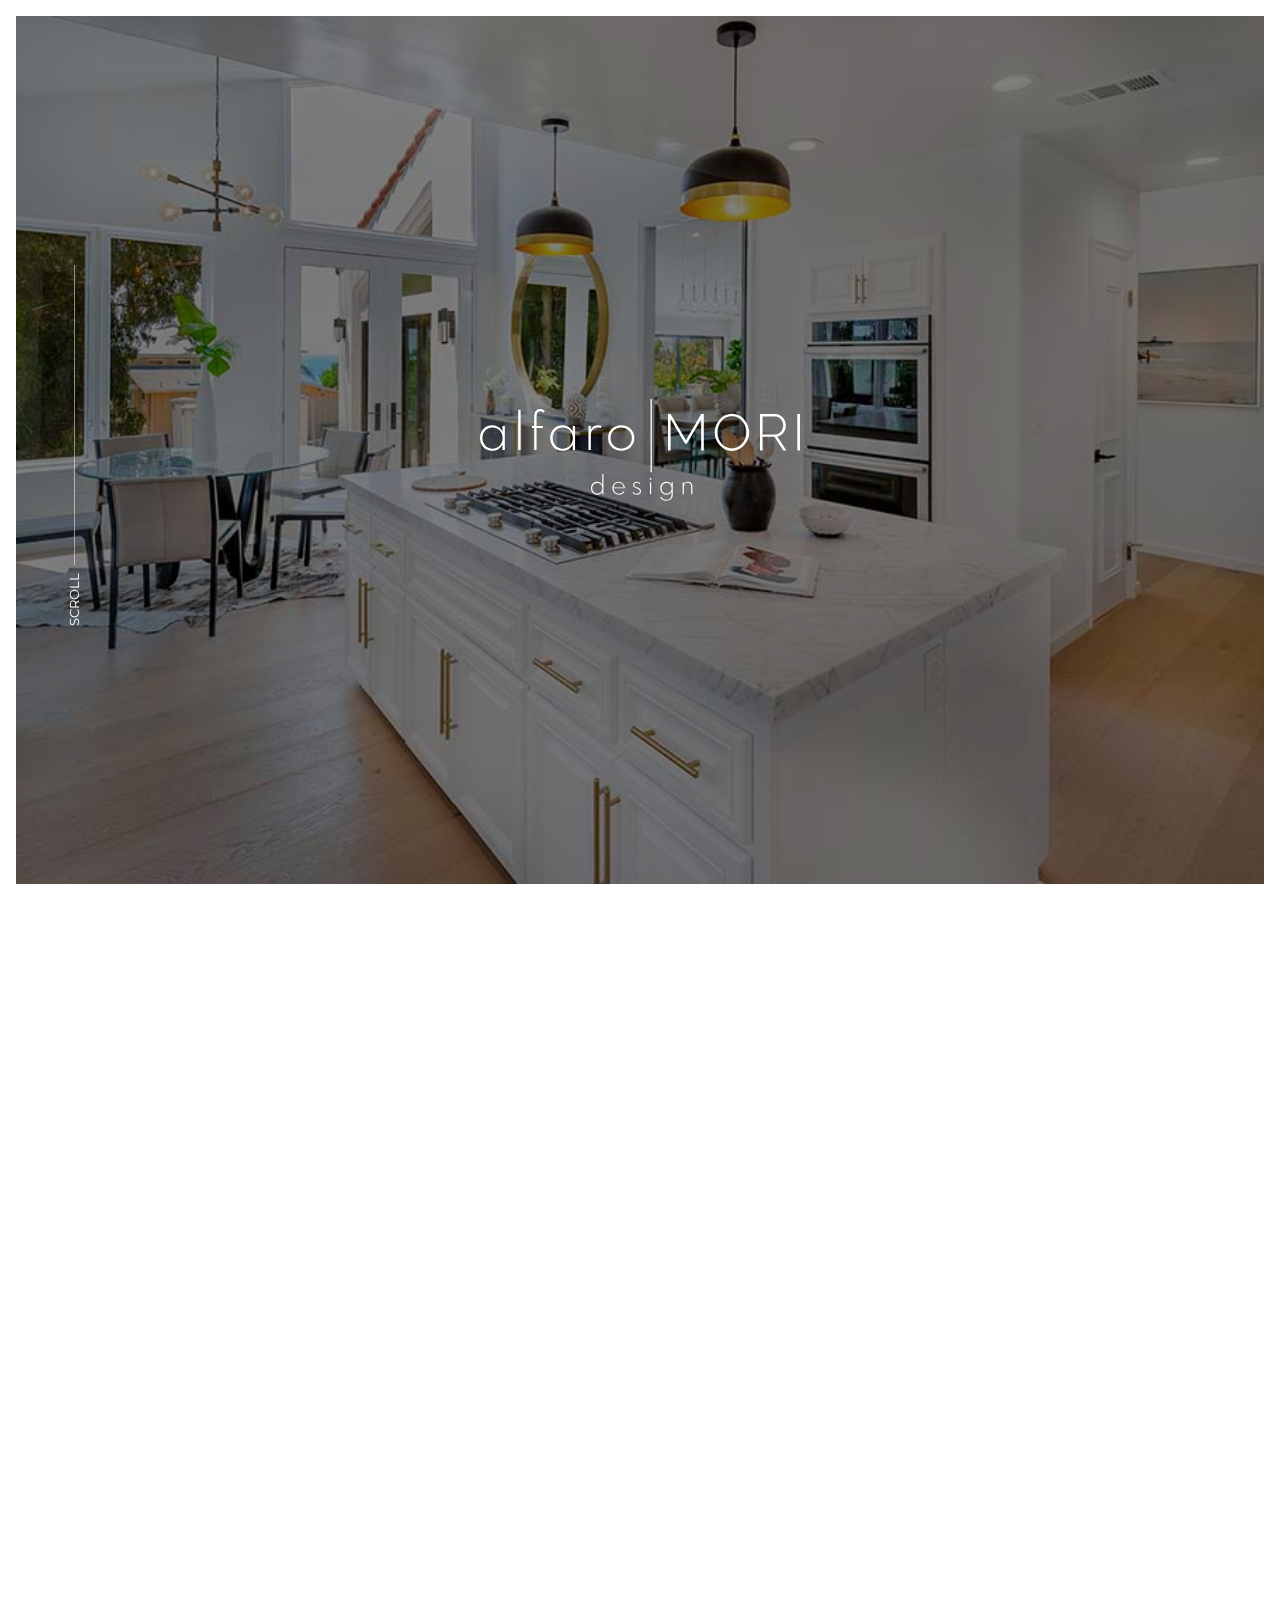
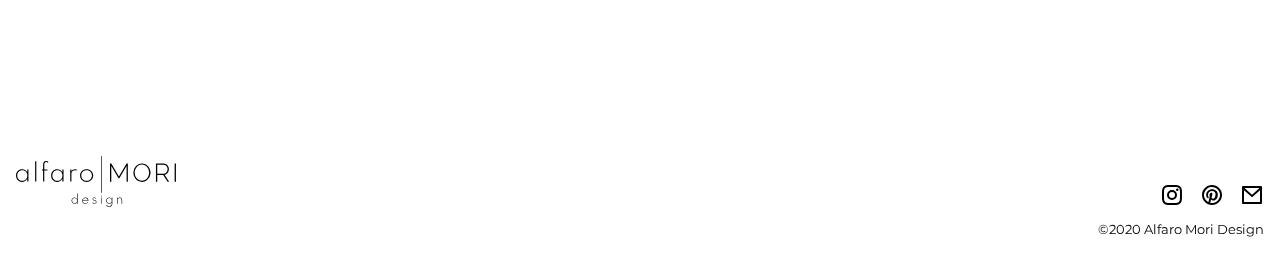
<file: index.html>
<!doctype html>
<html lang="en">
  <head>
    <meta charset="utf-8">
    <meta name="viewport" content="width=device-width, initial-scale=1">
    <title>Alfaro Mori Design</title>
    <!-- css -->
    <link href="https://fonts.googleapis.com/css2?family=EB+Garamond:wght@400;600&family=Montserrat:wght@300;400;600&display=swap" rel="stylesheet">
    <link href="assets/css/normalize.min.css" rel="stylesheet">
    <link href="assets/css/master.css" rel="stylesheet">
    <link href="assets/css/aos.css" rel="stylesheet">
  </head>
  <body>
    <main>
      <section class="banner" style="background-image: url(assets/images/malibu-modern-spanish-01-2x.jpg);" data-aos="fade" data-aos-delay="500" data-aos-duration="2000">
        <div class="overlay"></div>
        <div class="logo" data-aos="fade-up" data-aos-delay="1200" data-aos-duration="2000">
          <svg xmlns="http://www.w3.org/2000/svg" viewBox="0 0 1484 472"><path data-name="logo" d="M797 340h-6V0h6zM542.9 443.7A26.42 26.42 0 00567 429v13h5.57v-94H567v51a26.42 26.42 0 00-24.07-14.75c-16 0-27.9 12.56-27.9 29.72s11.87 29.73 27.87 29.73zM520.68 414c0-14.42 9.77-24.75 23.31-24.75S567.3 399.51 567.3 414s-9.72 24.74-23.31 24.74-23.31-10.33-23.31-24.74zm93.4.33c0 16.55 12.55 29.38 30.24 29.38 10.92 0 20.36-5 25.66-13.54l-4.15-2.41c-4.64 7.1-12.23 11.15-21.35 11.15-14.46 0-24.84-10.27-24.84-24.53h52.41a11.64 11.64 0 00.06-1.47 28.9 28.9 0 00-28.83-28.63c-15.94-.01-29.2 12.99-29.2 30.04zm29.15-25.57c12.17 0 22.16 9.29 23.36 21.85h-46.73a23.56 23.56 0 0123.37-21.86zm64.3 43.37c4.31 8.36 11.9 11.58 20.25 11.58 11.41 0 19.17-5.57 19.17-15.84s-8.14-14.47-18.73-18.52c-7.59-2.84-12.83-5-12.83-11 0-5.73 4.64-9.72 12-9.72 5.4 0 9.66 2.24 12.39 6.67l3.38-2.24c-3.22-5.63-9-8.8-16-8.8-10 0-17 6.12-17 14.2 0 8.85 8.24 12.3 15.55 15.08 9.07 3.44 15.84 6.5 15.84 14.15s-6.55 11.47-14 11.47c-6.77 0-12.78-2.79-16.38-9.23zm79.64-61.18a4 4 0 104-4 4 4 0 00-4 3.99zm6.77 71V386h-5.57v56zm70.37 30c17.9 0 29.75-9.45 29.75-28.51V386h-5.62v13.06a26.4 26.4 0 00-24.08-14.81c-15.94 0-27.9 12.62-27.9 29.72s12 29.71 27.9 29.71a26.39 26.39 0 0024.08-14.8v15.3c0 14.69-10.38 23.05-24 23.05-11 0-20-5.3-23.58-13.66l-4.86 2.15c4.72 10.6 14.49 16.28 28.31 16.28zm-22.17-58c0-14.42 9.77-24.75 23.31-24.75s23.31 10.27 23.31 24.75-9.71 24.74-23.31 24.74-23.31-10.28-23.31-24.69zm97.77-28V442h5.57v-33.2c0-11.25 6.38-19.78 17.79-19.78 10.27 0 16.16 6.89 16.16 19.12V442H985v-34.8c0-14.48-7.48-22.89-20.2-22.89-10.15 0-16.65 5.52-19.32 11.75V386zM1038 239.31V69.69h-12.2L955 191.05 884.2 69.69H872v169.62h12.2v-146L951 207.53h8.14l66.75-114.19v146zm161.61-5.74a80.86 80.86 0 0025.36-19 89.26 89.26 0 0017.11-91.14 93.4 93.4 0 00-16.27-27.71 80.46 80.46 0 00-25-19.82 70.11 70.11 0 00-32.42-7.41 70.86 70.86 0 00-31.46 7 82.63 82.63 0 00-25.36 19.11 89 89 0 00-22.85 59.84 91.3 91.3 0 0022 59.24 80 80 0 0025.12 19.47 75 75 0 0063.76.36zm-93.78-106.18a83.72 83.72 0 0113.63-24 66.16 66.16 0 0121.18-17.2 59.36 59.36 0 0127.75-6.45 58.46 58.46 0 0126.68 6.21 69.28 69.28 0 0121.41 16.72 76.4 76.4 0 0114 23.89 81.68 81.68 0 01.24 55.06 78.36 78.36 0 01-13.52 24 67.49 67.49 0 01-21.3 17.2 62.17 62.17 0 01-54.66.24 67.82 67.82 0 01-21.3-16.72 80.14 80.14 0 01-19-51.84 77.59 77.59 0 014.93-27.11zm204.91 111.92v-64h55l41.15 64h14.12l-42.35-65.94a41.1 41.1 0 0020.94-9.08 50.85 50.85 0 0014-18.39 56.17 56.17 0 005-23.65 51.28 51.28 0 00-3.71-19.11 58 58 0 00-10.29-16.84 51.19 51.19 0 00-15.55-12.07 43.69 43.69 0 00-20-4.54h-70.58v169.62zm0-158.63h57.9a32.76 32.76 0 0119 5.86 43.6 43.6 0 0113.64 15.29 42 42 0 015.15 20.42 47.76 47.76 0 01-4.43 20.31 39.45 39.45 0 01-12.56 15.52 31.44 31.44 0 01-19.14 6h-59.58zM1484 239.31V69.69h-12.2v169.62zM55.88 240.5c21 0 38.82-11 48.23-29.5v26h11.15V125.54h-11.15v26c-9.41-18.51-27.23-29.51-48.23-29.51C24 122.05 0 147.2 0 181.28s24 59.22 55.88 59.22zm-44.51-59.22C11.37 152.54 31 132 58.07 132s46.7 20.47 46.7 49.32-19.47 49.31-46.7 49.31-46.7-20.63-46.7-49.35zM188.43 237V49.77h-11.15V237zm62.78-103v103h11.15V134h29.2v-8.49h-29.2V81.23c0-16.44 7-24.82 17.94-24.82a17.05 17.05 0 0114.21 7l6.35-6.31c-6-7.73-14.11-10.56-22.2-10.56-16.63 0-27.45 12-27.45 35.82v43.22h-10.39V134zm130.36 106.5c21 0 38.82-11 48.23-29.5v26H441V125.54h-11.2v26c-9.41-18.51-27.23-29.51-48.23-29.51-31.93 0-55.88 25.15-55.88 59.23s23.95 59.24 55.88 59.24zm-44.51-59.22c0-28.74 19.58-49.32 46.7-49.32s46.69 20.47 46.69 49.32-19.45 49.31-46.69 49.31-46.7-20.59-46.7-49.31zM503 237h11.16v-72.92c0-18.29 14.11-32.23 31.28-32.23a42.23 42.23 0 0115 2.94l4.48-9.47a49 49 0 00-17.92-3.27c-15.2 0-26.69 6.75-32.92 21.23v-17.74H503zm91-55.74c0 35.05 26.57 59.22 61 59.22s61-24.17 61-59.22-26.57-59.23-61-59.23-61 24.19-61 59.25zm11.59 0c0-28.53 20.78-49 49.43-49s49.43 20.46 49.43 49-20.78 49-49.43 49-49.47-20.46-49.47-48.98z"/></svg>
        </div>
        <div class="scroll" style="right: auto; left: 2rem;" data-aos="fade-up" data-aos-delay="2000">
          <div></div>
          <p style="transform: rotate(-90deg);"><a href="#projects">Scroll</a></p>
        </div>
      </section>
      <section id="projects" class="projects">
        <div class="project" data-aos="fade-up">
          <a href="projects/mount-olympus/index.html">
            <div class="preview">
              <img src="assets/images/mount-olympus-02-2x.jpg" alt="Mount Olympus entryway">
              <div class="overlay"></div>
              <p data-aos="fade-up" data-aos-offset="50">Mount Olympus<span><svg xmlns="http://www.w3.org/2000/svg" viewBox="0 0 24 24" width="24" height="24"><path fill="none" d="M0 0h24v24H0z"/><path d="M16.172 11l-5.364-5.364 1.414-1.414L20 12l-7.778 7.778-1.414-1.414L16.172 13H4v-2z"/></svg></span></p>
            </div>
          </a>
        </div>
        <div class="project" data-aos="fade-up">
          <a href="projects/mound-view-drive/index.html">
            <div class="preview">
              <img src="assets/images/mound-view-drive-04-2x.jpg" alt="Mound View Drive kitchen">
              <div class="overlay"></div>
              <p data-aos="fade-up" data-aos-offset="50">Mound View Drive<span><svg xmlns="http://www.w3.org/2000/svg" viewBox="0 0 24 24" width="24" height="24"><path fill="none" d="M0 0h24v24H0z"/><path d="M16.172 11l-5.364-5.364 1.414-1.414L20 12l-7.778 7.778-1.414-1.414L16.172 13H4v-2z"/></svg></span></p>
            </div>
          </a>
        </div>
        <div class="project" data-aos="fade-up">
          <a href="projects/malibu-modern-spanish/index.html">
            <div class="preview">
              <img src="assets/images/malibu-modern-spanish-02-2x.jpg" alt="Malibu Modern Spanish dining room">
              <div class="overlay"></div>
              <p data-aos="fade-up" data-aos-offset="50">Malibu Modern Spanish<span><svg xmlns="http://www.w3.org/2000/svg" viewBox="0 0 24 24" width="24" height="24"><path fill="none" d="M0 0h24v24H0z"/><path d="M16.172 11l-5.364-5.364 1.414-1.414L20 12l-7.778 7.778-1.414-1.414L16.172 13H4v-2z"/></svg></span></p>
            </div>
          </a>
        </div>
        <div class="project" data-aos="fade-up">
          <a href="projects/hillgrove-drive/index.html">
            <div class="preview">
              <img src="assets/images/hillgrove-drive-01-2x.jpg" alt="Hillgrove Drive living room and dining room">
              <div class="overlay"></div>
              <p data-aos="fade-up" data-aos-offset="50">Hillgrove Drive<span><svg xmlns="http://www.w3.org/2000/svg" viewBox="0 0 24 24" width="24" height="24"><path fill="none" d="M0 0h24v24H0z"/><path d="M16.172 11l-5.364-5.364 1.414-1.414L20 12l-7.778 7.778-1.414-1.414L16.172 13H4v-2z"/></svg></span></p>
            </div>
          </a>
        </div>
        <div class="project" data-aos="fade-up">
          <a href="projects/dona-evita-drive/index.html">
            <div class="preview">
              <img src="assets/images/dona-evita-drive-04-2x.jpg" alt="Dona Evita Drive yard">
              <div class="overlay"></div>
              <p data-aos="fade-up" data-aos-offset="50">Dona Evita Drive<span><svg xmlns="http://www.w3.org/2000/svg" viewBox="0 0 24 24" width="24" height="24"><path fill="none" d="M0 0h24v24H0z"/><path d="M16.172 11l-5.364-5.364 1.414-1.414L20 12l-7.778 7.778-1.414-1.414L16.172 13H4v-2z"/></svg></span></p>
            </div>
          </a>
        </div>
        <div class="project" data-aos="fade-up">
          <a href="projects/babcock-avenue/index.html">
            <div class="preview">
              <img src="assets/images/babcock-avenue-03-2x.jpg" alt="Babcock Avenue living room">
              <div class="overlay"></div>
              <p data-aos="fade-up" data-aos-offset="50">Babcock Avenue<span><svg xmlns="http://www.w3.org/2000/svg" viewBox="0 0 24 24" width="24" height="24"><path fill="none" d="M0 0h24v24H0z"/><path d="M16.172 11l-5.364-5.364 1.414-1.414L20 12l-7.778 7.778-1.414-1.414L16.172 13H4v-2z"/></svg></span></p>
            </div>
          </a>
        </div>
      </section>
    </main>
    <footer>
      <div class="logo">
        <svg xmlns="http://www.w3.org/2000/svg" viewBox="0 0 1484 472"><path data-name="logo" d="M797 340h-6V0h6zM542.9 443.7A26.42 26.42 0 00567 429v13h5.57v-94H567v51a26.42 26.42 0 00-24.07-14.75c-16 0-27.9 12.56-27.9 29.72s11.87 29.73 27.87 29.73zM520.68 414c0-14.42 9.77-24.75 23.31-24.75S567.3 399.51 567.3 414s-9.72 24.74-23.31 24.74-23.31-10.33-23.31-24.74zm93.4.33c0 16.55 12.55 29.38 30.24 29.38 10.92 0 20.36-5 25.66-13.54l-4.15-2.41c-4.64 7.1-12.23 11.15-21.35 11.15-14.46 0-24.84-10.27-24.84-24.53h52.41a11.64 11.64 0 00.06-1.47 28.9 28.9 0 00-28.83-28.63c-15.94-.01-29.2 12.99-29.2 30.04zm29.15-25.57c12.17 0 22.16 9.29 23.36 21.85h-46.73a23.56 23.56 0 0123.37-21.86zm64.3 43.37c4.31 8.36 11.9 11.58 20.25 11.58 11.41 0 19.17-5.57 19.17-15.84s-8.14-14.47-18.73-18.52c-7.59-2.84-12.83-5-12.83-11 0-5.73 4.64-9.72 12-9.72 5.4 0 9.66 2.24 12.39 6.67l3.38-2.24c-3.22-5.63-9-8.8-16-8.8-10 0-17 6.12-17 14.2 0 8.85 8.24 12.3 15.55 15.08 9.07 3.44 15.84 6.5 15.84 14.15s-6.55 11.47-14 11.47c-6.77 0-12.78-2.79-16.38-9.23zm79.64-61.18a4 4 0 104-4 4 4 0 00-4 3.99zm6.77 71V386h-5.57v56zm70.37 30c17.9 0 29.75-9.45 29.75-28.51V386h-5.62v13.06a26.4 26.4 0 00-24.08-14.81c-15.94 0-27.9 12.62-27.9 29.72s12 29.71 27.9 29.71a26.39 26.39 0 0024.08-14.8v15.3c0 14.69-10.38 23.05-24 23.05-11 0-20-5.3-23.58-13.66l-4.86 2.15c4.72 10.6 14.49 16.28 28.31 16.28zm-22.17-58c0-14.42 9.77-24.75 23.31-24.75s23.31 10.27 23.31 24.75-9.71 24.74-23.31 24.74-23.31-10.28-23.31-24.69zm97.77-28V442h5.57v-33.2c0-11.25 6.38-19.78 17.79-19.78 10.27 0 16.16 6.89 16.16 19.12V442H985v-34.8c0-14.48-7.48-22.89-20.2-22.89-10.15 0-16.65 5.52-19.32 11.75V386zM1038 239.31V69.69h-12.2L955 191.05 884.2 69.69H872v169.62h12.2v-146L951 207.53h8.14l66.75-114.19v146zm161.61-5.74a80.86 80.86 0 0025.36-19 89.26 89.26 0 0017.11-91.14 93.4 93.4 0 00-16.27-27.71 80.46 80.46 0 00-25-19.82 70.11 70.11 0 00-32.42-7.41 70.86 70.86 0 00-31.46 7 82.63 82.63 0 00-25.36 19.11 89 89 0 00-22.85 59.84 91.3 91.3 0 0022 59.24 80 80 0 0025.12 19.47 75 75 0 0063.76.36zm-93.78-106.18a83.72 83.72 0 0113.63-24 66.16 66.16 0 0121.18-17.2 59.36 59.36 0 0127.75-6.45 58.46 58.46 0 0126.68 6.21 69.28 69.28 0 0121.41 16.72 76.4 76.4 0 0114 23.89 81.68 81.68 0 01.24 55.06 78.36 78.36 0 01-13.52 24 67.49 67.49 0 01-21.3 17.2 62.17 62.17 0 01-54.66.24 67.82 67.82 0 01-21.3-16.72 80.14 80.14 0 01-19-51.84 77.59 77.59 0 014.93-27.11zm204.91 111.92v-64h55l41.15 64h14.12l-42.35-65.94a41.1 41.1 0 0020.94-9.08 50.85 50.85 0 0014-18.39 56.17 56.17 0 005-23.65 51.28 51.28 0 00-3.71-19.11 58 58 0 00-10.29-16.84 51.19 51.19 0 00-15.55-12.07 43.69 43.69 0 00-20-4.54h-70.58v169.62zm0-158.63h57.9a32.76 32.76 0 0119 5.86 43.6 43.6 0 0113.64 15.29 42 42 0 015.15 20.42 47.76 47.76 0 01-4.43 20.31 39.45 39.45 0 01-12.56 15.52 31.44 31.44 0 01-19.14 6h-59.58zM1484 239.31V69.69h-12.2v169.62zM55.88 240.5c21 0 38.82-11 48.23-29.5v26h11.15V125.54h-11.15v26c-9.41-18.51-27.23-29.51-48.23-29.51C24 122.05 0 147.2 0 181.28s24 59.22 55.88 59.22zm-44.51-59.22C11.37 152.54 31 132 58.07 132s46.7 20.47 46.7 49.32-19.47 49.31-46.7 49.31-46.7-20.63-46.7-49.35zM188.43 237V49.77h-11.15V237zm62.78-103v103h11.15V134h29.2v-8.49h-29.2V81.23c0-16.44 7-24.82 17.94-24.82a17.05 17.05 0 0114.21 7l6.35-6.31c-6-7.73-14.11-10.56-22.2-10.56-16.63 0-27.45 12-27.45 35.82v43.22h-10.39V134zm130.36 106.5c21 0 38.82-11 48.23-29.5v26H441V125.54h-11.2v26c-9.41-18.51-27.23-29.51-48.23-29.51-31.93 0-55.88 25.15-55.88 59.23s23.95 59.24 55.88 59.24zm-44.51-59.22c0-28.74 19.58-49.32 46.7-49.32s46.69 20.47 46.69 49.32-19.45 49.31-46.69 49.31-46.7-20.59-46.7-49.31zM503 237h11.16v-72.92c0-18.29 14.11-32.23 31.28-32.23a42.23 42.23 0 0115 2.94l4.48-9.47a49 49 0 00-17.92-3.27c-15.2 0-26.69 6.75-32.92 21.23v-17.74H503zm91-55.74c0 35.05 26.57 59.22 61 59.22s61-24.17 61-59.22-26.57-59.23-61-59.23-61 24.19-61 59.25zm11.59 0c0-28.53 20.78-49 49.43-49s49.43 20.46 49.43 49-20.78 49-49.43 49-49.47-20.46-49.47-48.98z"/></svg>
      </div>
      <nav id="footer-navigation">
        <ul aria-labelledby="footer-navigation">
          <li><a href="https://www.instagram.com/alfaromoridesign/" target="_blank" rel="noopener noreferrer"><svg xmlns="http://www.w3.org/2000/svg" viewBox="0 0 24 24" width="24" height="24"><path fill="none" d="M0 0h24v24H0z"/><path d="M12 9a3 3 0 1 0 0 6 3 3 0 0 0 0-6zm0-2a5 5 0 1 1 0 10 5 5 0 0 1 0-10zm6.5-.25a1.25 1.25 0 0 1-2.5 0 1.25 1.25 0 0 1 2.5 0zM12 4c-2.474 0-2.878.007-4.029.058-.784.037-1.31.142-1.798.332-.434.168-.747.369-1.08.703a2.89 2.89 0 0 0-.704 1.08c-.19.49-.295 1.015-.331 1.798C4.006 9.075 4 9.461 4 12c0 2.474.007 2.878.058 4.029.037.783.142 1.31.331 1.797.17.435.37.748.702 1.08.337.336.65.537 1.08.703.494.191 1.02.297 1.8.333C9.075 19.994 9.461 20 12 20c2.474 0 2.878-.007 4.029-.058.782-.037 1.309-.142 1.797-.331.433-.169.748-.37 1.08-.702.337-.337.538-.65.704-1.08.19-.493.296-1.02.332-1.8.052-1.104.058-1.49.058-4.029 0-2.474-.007-2.878-.058-4.029-.037-.782-.142-1.31-.332-1.798a2.911 2.911 0 0 0-.703-1.08 2.884 2.884 0 0 0-1.08-.704c-.49-.19-1.016-.295-1.798-.331C14.925 4.006 14.539 4 12 4zm0-2c2.717 0 3.056.01 4.122.06 1.065.05 1.79.217 2.428.465.66.254 1.216.598 1.772 1.153a4.908 4.908 0 0 1 1.153 1.772c.247.637.415 1.363.465 2.428.047 1.066.06 1.405.06 4.122 0 2.717-.01 3.056-.06 4.122-.05 1.065-.218 1.79-.465 2.428a4.883 4.883 0 0 1-1.153 1.772 4.915 4.915 0 0 1-1.772 1.153c-.637.247-1.363.415-2.428.465-1.066.047-1.405.06-4.122.06-2.717 0-3.056-.01-4.122-.06-1.065-.05-1.79-.218-2.428-.465a4.89 4.89 0 0 1-1.772-1.153 4.904 4.904 0 0 1-1.153-1.772c-.248-.637-.415-1.363-.465-2.428C2.013 15.056 2 14.717 2 12c0-2.717.01-3.056.06-4.122.05-1.066.217-1.79.465-2.428a4.88 4.88 0 0 1 1.153-1.772A4.897 4.897 0 0 1 5.45 2.525c.638-.248 1.362-.415 2.428-.465C8.944 2.013 9.283 2 12 2z"/></svg></a></li>
          <li><a href="https://www.pinterest.com/alfaromori/" target="_blank" rel="noopener noreferrer"><svg xmlns="http://www.w3.org/2000/svg" viewBox="0 0 24 24" width="24" height="24"><path fill="none" d="M0 0h24v24H0z"/><path d="M8.49 19.191c.024-.336.072-.671.144-1.001.063-.295.254-1.13.534-2.34l.007-.03.387-1.668c.079-.34.14-.604.181-.692a3.46 3.46 0 0 1-.284-1.423c0-1.337.756-2.373 1.736-2.373.36-.006.704.15.942.426.238.275.348.644.302.996 0 .453-.085.798-.453 2.035-.071.238-.12.404-.166.571-.051.188-.095.358-.132.522-.096.386-.008.797.237 1.106a1.2 1.2 0 0 0 1.006.456c1.492 0 2.6-1.985 2.6-4.548 0-1.97-1.29-3.274-3.432-3.274A3.878 3.878 0 0 0 9.2 9.1a4.13 4.13 0 0 0-1.195 2.961 2.553 2.553 0 0 0 .512 1.644c.181.14.25.383.175.59-.041.168-.14.552-.176.68a.41.41 0 0 1-.216.297.388.388 0 0 1-.355.002c-1.16-.479-1.796-1.778-1.796-3.44 0-2.985 2.491-5.584 6.192-5.584 3.135 0 5.481 2.329 5.481 5.14 0 3.532-1.932 6.104-4.69 6.104a2.508 2.508 0 0 1-2.046-.959l-.043.177-.207.852-.002.007c-.146.6-.248 1.017-.288 1.174-.106.355-.24.703-.4 1.04a8 8 0 1 0-1.656-.593zM12 22C6.477 22 2 17.523 2 12S6.477 2 12 2s10 4.477 10 10-4.477 10-10 10z"/></svg></a></li>
          <li><a href="mailto:info@alfaromori.com"><svg xmlns="http://www.w3.org/2000/svg" viewBox="0 0 24 24" width="24" height="24"><path fill="none" d="M0 0h24v24H0z"/><path d="M3 3h18a1 1 0 0 1 1 1v16a1 1 0 0 1-1 1H3a1 1 0 0 1-1-1V4a1 1 0 0 1 1-1zm17 4.238l-7.928 7.1L4 7.216V19h16V7.238zM4.511 5l7.55 6.662L19.502 5H4.511z"/></svg></a></li>
        </ul>
      </nav>
      <p>©2020 Alfaro Mori Design</p>
    </footer>
    <!-- scripts -->
    <script src="https://ajax.googleapis.com/ajax/libs/jquery/3.5.1/jquery.min.js"></script>
    <script src="assets/scripts/modernizr.min.js"></script>
    <script src="assets/scripts/aos.js"></script>
    <script>
      AOS.init({
        duration: 1000,
      });
    </script>
  </body>
</html>
</file>
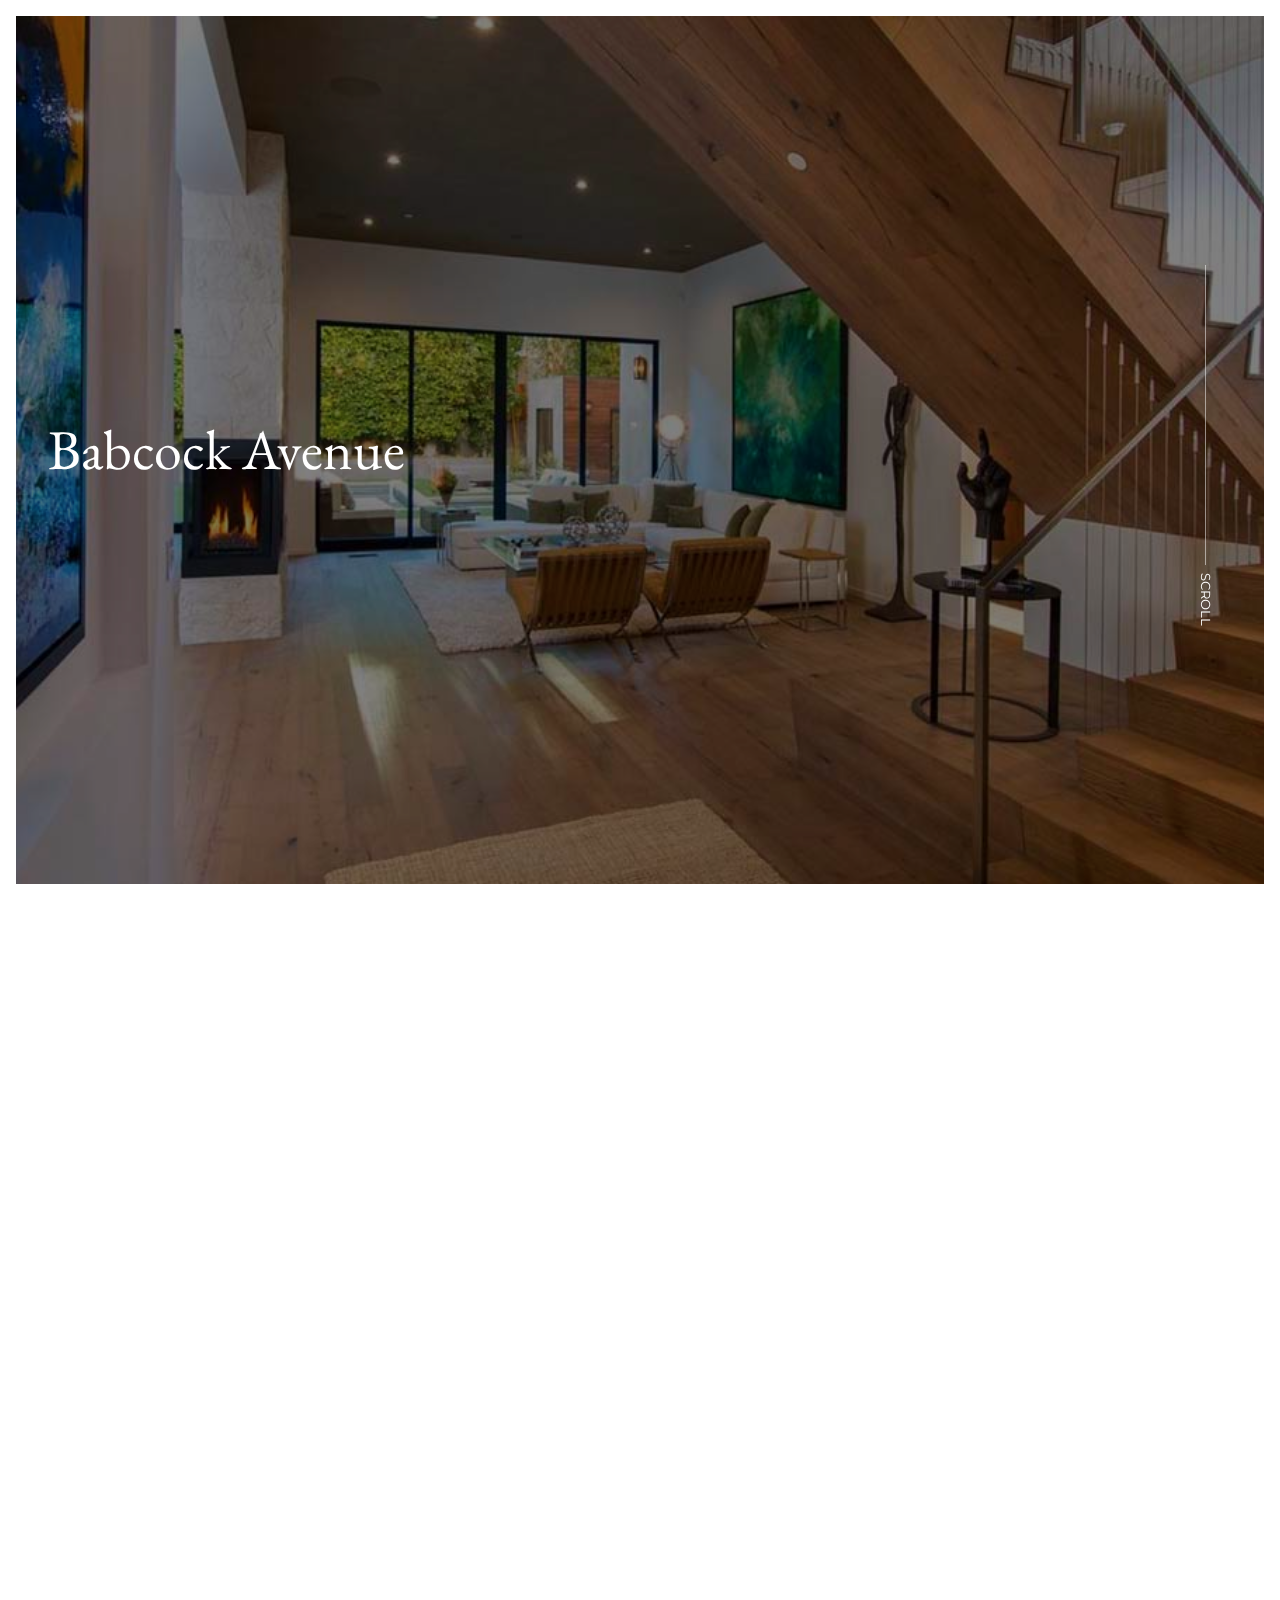
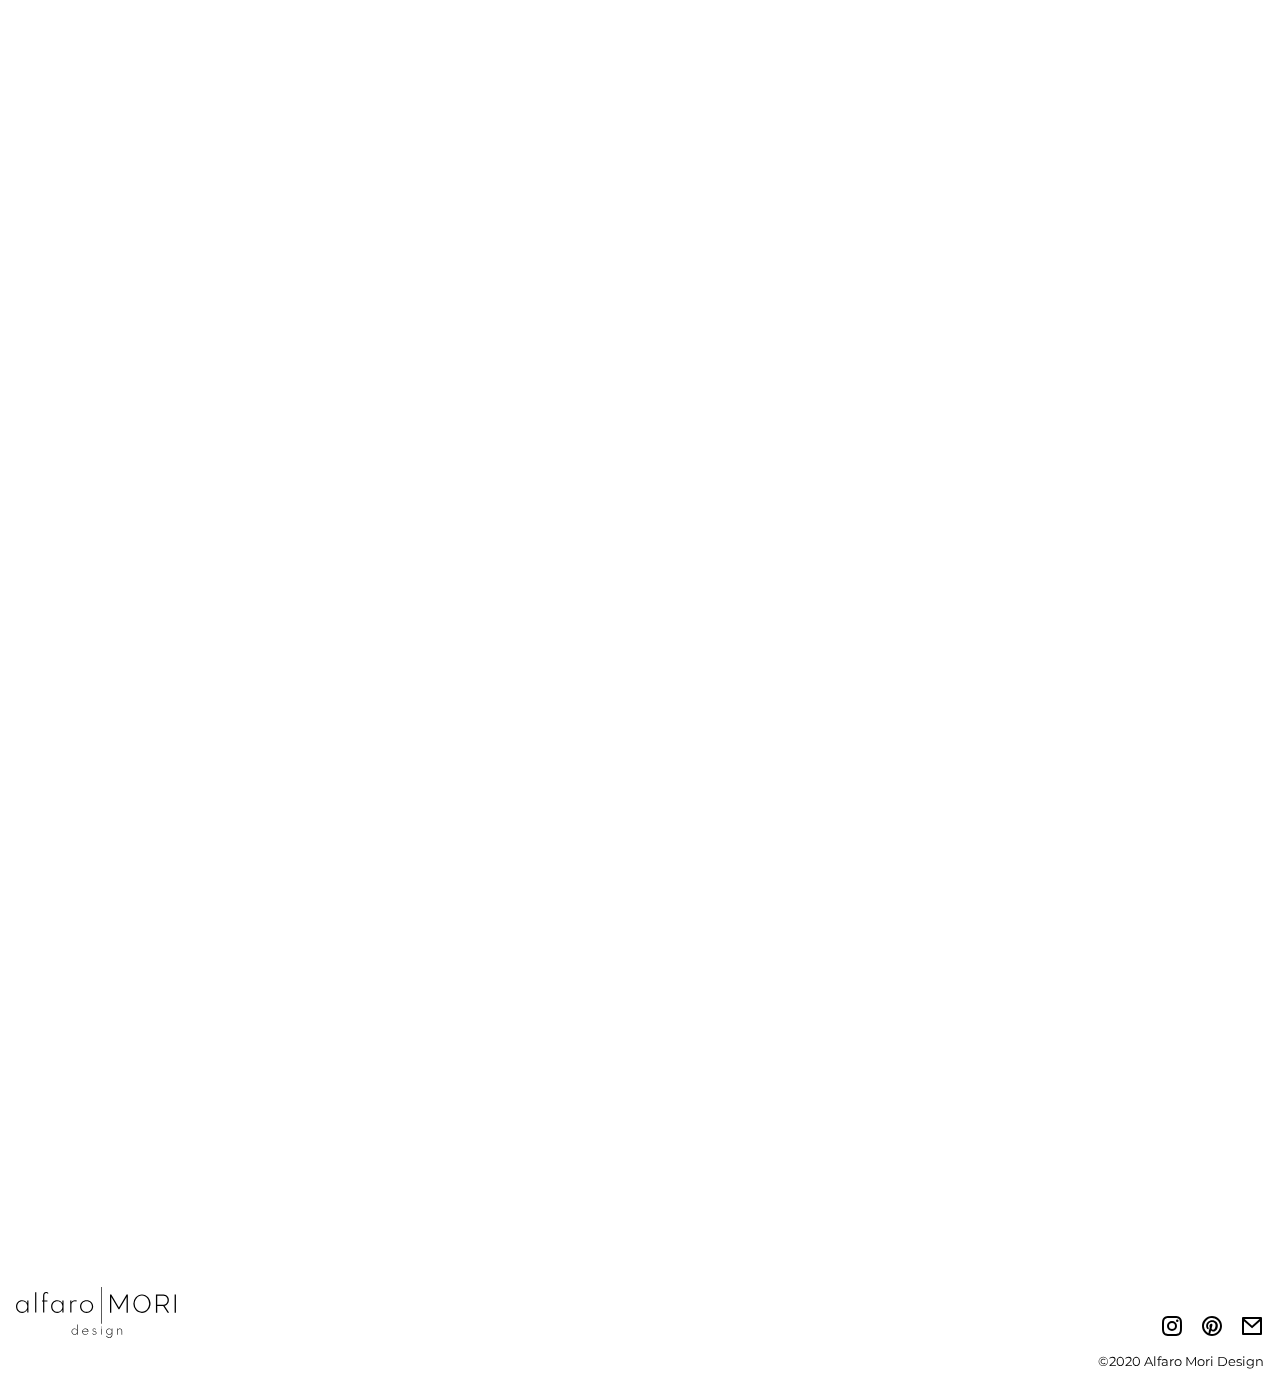
<file: projects/babcock-avenue/index.html>
<!doctype html>
<html lang="en">
  <head>
    <meta charset="utf-8">
    <meta name="viewport" content="width=device-width, initial-scale=1">
    <title>Alfaro Mori Design | Babcock Avenue</title>
    <!-- css -->
    <link href="https://fonts.googleapis.com/css2?family=EB+Garamond:wght@400;600&family=Montserrat:wght@300;400;600&display=swap" rel="stylesheet">
    <link href="../../assets/css/normalize.min.css" rel="stylesheet">
    <link href="../../assets/css/master.css" rel="stylesheet">
    <link href="../../assets/css/aos.css" rel="stylesheet">
  </head>
  <body>
    <main>
      <section class="banner" style="background-image: url(../../assets/images/babcock-avenue-02-2x.jpg);" data-aos="fade" data-aos-delay="500" data-aos-duration="2000">
        <div class="overlay"></div>
        <h1 data-aos="fade-up" data-aos-delay="1200" data-aos-duration="2000">Babcock Avenue</h1>
        <div class="scroll" data-aos="fade-up" data-aos-delay="2000">
          <div></div>
          <p><a href="#content">Scroll</a></p>
        </div>
      </section>
      <section id="content" class="project-grid">
        <img src="../../assets/images/babcock-avenue-01-2x.jpg" alt="Babcock Avenue living room and dining room" class="lg" data-aos="fade-up">
        <img src="../../assets/images/babcock-avenue-02-2x.jpg" alt="Babcock Avenue staircase" data-aos="fade-up">
        <img src="../../assets/images/babcock-avenue-03-2x.jpg" alt="Babcock Avenue living room" data-aos="fade-up">
        <img src="../../assets/images/babcock-avenue-04-2x.jpg" alt="Babcock Avenue outdoor seating area" class="lg" data-aos="fade-up">
      </section>
    </main>
    <footer>
      <div class="logo">
        <a href="../../index.html"><svg xmlns="http://www.w3.org/2000/svg" viewBox="0 0 1484 472"><path data-name="logo" d="M797 340h-6V0h6zM542.9 443.7A26.42 26.42 0 00567 429v13h5.57v-94H567v51a26.42 26.42 0 00-24.07-14.75c-16 0-27.9 12.56-27.9 29.72s11.87 29.73 27.87 29.73zM520.68 414c0-14.42 9.77-24.75 23.31-24.75S567.3 399.51 567.3 414s-9.72 24.74-23.31 24.74-23.31-10.33-23.31-24.74zm93.4.33c0 16.55 12.55 29.38 30.24 29.38 10.92 0 20.36-5 25.66-13.54l-4.15-2.41c-4.64 7.1-12.23 11.15-21.35 11.15-14.46 0-24.84-10.27-24.84-24.53h52.41a11.64 11.64 0 00.06-1.47 28.9 28.9 0 00-28.83-28.63c-15.94-.01-29.2 12.99-29.2 30.04zm29.15-25.57c12.17 0 22.16 9.29 23.36 21.85h-46.73a23.56 23.56 0 0123.37-21.86zm64.3 43.37c4.31 8.36 11.9 11.58 20.25 11.58 11.41 0 19.17-5.57 19.17-15.84s-8.14-14.47-18.73-18.52c-7.59-2.84-12.83-5-12.83-11 0-5.73 4.64-9.72 12-9.72 5.4 0 9.66 2.24 12.39 6.67l3.38-2.24c-3.22-5.63-9-8.8-16-8.8-10 0-17 6.12-17 14.2 0 8.85 8.24 12.3 15.55 15.08 9.07 3.44 15.84 6.5 15.84 14.15s-6.55 11.47-14 11.47c-6.77 0-12.78-2.79-16.38-9.23zm79.64-61.18a4 4 0 104-4 4 4 0 00-4 3.99zm6.77 71V386h-5.57v56zm70.37 30c17.9 0 29.75-9.45 29.75-28.51V386h-5.62v13.06a26.4 26.4 0 00-24.08-14.81c-15.94 0-27.9 12.62-27.9 29.72s12 29.71 27.9 29.71a26.39 26.39 0 0024.08-14.8v15.3c0 14.69-10.38 23.05-24 23.05-11 0-20-5.3-23.58-13.66l-4.86 2.15c4.72 10.6 14.49 16.28 28.31 16.28zm-22.17-58c0-14.42 9.77-24.75 23.31-24.75s23.31 10.27 23.31 24.75-9.71 24.74-23.31 24.74-23.31-10.28-23.31-24.69zm97.77-28V442h5.57v-33.2c0-11.25 6.38-19.78 17.79-19.78 10.27 0 16.16 6.89 16.16 19.12V442H985v-34.8c0-14.48-7.48-22.89-20.2-22.89-10.15 0-16.65 5.52-19.32 11.75V386zM1038 239.31V69.69h-12.2L955 191.05 884.2 69.69H872v169.62h12.2v-146L951 207.53h8.14l66.75-114.19v146zm161.61-5.74a80.86 80.86 0 0025.36-19 89.26 89.26 0 0017.11-91.14 93.4 93.4 0 00-16.27-27.71 80.46 80.46 0 00-25-19.82 70.11 70.11 0 00-32.42-7.41 70.86 70.86 0 00-31.46 7 82.63 82.63 0 00-25.36 19.11 89 89 0 00-22.85 59.84 91.3 91.3 0 0022 59.24 80 80 0 0025.12 19.47 75 75 0 0063.76.36zm-93.78-106.18a83.72 83.72 0 0113.63-24 66.16 66.16 0 0121.18-17.2 59.36 59.36 0 0127.75-6.45 58.46 58.46 0 0126.68 6.21 69.28 69.28 0 0121.41 16.72 76.4 76.4 0 0114 23.89 81.68 81.68 0 01.24 55.06 78.36 78.36 0 01-13.52 24 67.49 67.49 0 01-21.3 17.2 62.17 62.17 0 01-54.66.24 67.82 67.82 0 01-21.3-16.72 80.14 80.14 0 01-19-51.84 77.59 77.59 0 014.93-27.11zm204.91 111.92v-64h55l41.15 64h14.12l-42.35-65.94a41.1 41.1 0 0020.94-9.08 50.85 50.85 0 0014-18.39 56.17 56.17 0 005-23.65 51.28 51.28 0 00-3.71-19.11 58 58 0 00-10.29-16.84 51.19 51.19 0 00-15.55-12.07 43.69 43.69 0 00-20-4.54h-70.58v169.62zm0-158.63h57.9a32.76 32.76 0 0119 5.86 43.6 43.6 0 0113.64 15.29 42 42 0 015.15 20.42 47.76 47.76 0 01-4.43 20.31 39.45 39.45 0 01-12.56 15.52 31.44 31.44 0 01-19.14 6h-59.58zM1484 239.31V69.69h-12.2v169.62zM55.88 240.5c21 0 38.82-11 48.23-29.5v26h11.15V125.54h-11.15v26c-9.41-18.51-27.23-29.51-48.23-29.51C24 122.05 0 147.2 0 181.28s24 59.22 55.88 59.22zm-44.51-59.22C11.37 152.54 31 132 58.07 132s46.7 20.47 46.7 49.32-19.47 49.31-46.7 49.31-46.7-20.63-46.7-49.35zM188.43 237V49.77h-11.15V237zm62.78-103v103h11.15V134h29.2v-8.49h-29.2V81.23c0-16.44 7-24.82 17.94-24.82a17.05 17.05 0 0114.21 7l6.35-6.31c-6-7.73-14.11-10.56-22.2-10.56-16.63 0-27.45 12-27.45 35.82v43.22h-10.39V134zm130.36 106.5c21 0 38.82-11 48.23-29.5v26H441V125.54h-11.2v26c-9.41-18.51-27.23-29.51-48.23-29.51-31.93 0-55.88 25.15-55.88 59.23s23.95 59.24 55.88 59.24zm-44.51-59.22c0-28.74 19.58-49.32 46.7-49.32s46.69 20.47 46.69 49.32-19.45 49.31-46.69 49.31-46.7-20.59-46.7-49.31zM503 237h11.16v-72.92c0-18.29 14.11-32.23 31.28-32.23a42.23 42.23 0 0115 2.94l4.48-9.47a49 49 0 00-17.92-3.27c-15.2 0-26.69 6.75-32.92 21.23v-17.74H503zm91-55.74c0 35.05 26.57 59.22 61 59.22s61-24.17 61-59.22-26.57-59.23-61-59.23-61 24.19-61 59.25zm11.59 0c0-28.53 20.78-49 49.43-49s49.43 20.46 49.43 49-20.78 49-49.43 49-49.47-20.46-49.47-48.98z"/></svg></a>
      </div>
      <nav id="footer-navigation">
        <ul aria-labelledby="footer-navigation">
          <li><a href="https://www.instagram.com/alfaromoridesign/" target="_blank" rel="noopener noreferrer"><svg xmlns="http://www.w3.org/2000/svg" viewBox="0 0 24 24" width="24" height="24"><path fill="none" d="M0 0h24v24H0z"/><path d="M12 9a3 3 0 1 0 0 6 3 3 0 0 0 0-6zm0-2a5 5 0 1 1 0 10 5 5 0 0 1 0-10zm6.5-.25a1.25 1.25 0 0 1-2.5 0 1.25 1.25 0 0 1 2.5 0zM12 4c-2.474 0-2.878.007-4.029.058-.784.037-1.31.142-1.798.332-.434.168-.747.369-1.08.703a2.89 2.89 0 0 0-.704 1.08c-.19.49-.295 1.015-.331 1.798C4.006 9.075 4 9.461 4 12c0 2.474.007 2.878.058 4.029.037.783.142 1.31.331 1.797.17.435.37.748.702 1.08.337.336.65.537 1.08.703.494.191 1.02.297 1.8.333C9.075 19.994 9.461 20 12 20c2.474 0 2.878-.007 4.029-.058.782-.037 1.309-.142 1.797-.331.433-.169.748-.37 1.08-.702.337-.337.538-.65.704-1.08.19-.493.296-1.02.332-1.8.052-1.104.058-1.49.058-4.029 0-2.474-.007-2.878-.058-4.029-.037-.782-.142-1.31-.332-1.798a2.911 2.911 0 0 0-.703-1.08 2.884 2.884 0 0 0-1.08-.704c-.49-.19-1.016-.295-1.798-.331C14.925 4.006 14.539 4 12 4zm0-2c2.717 0 3.056.01 4.122.06 1.065.05 1.79.217 2.428.465.66.254 1.216.598 1.772 1.153a4.908 4.908 0 0 1 1.153 1.772c.247.637.415 1.363.465 2.428.047 1.066.06 1.405.06 4.122 0 2.717-.01 3.056-.06 4.122-.05 1.065-.218 1.79-.465 2.428a4.883 4.883 0 0 1-1.153 1.772 4.915 4.915 0 0 1-1.772 1.153c-.637.247-1.363.415-2.428.465-1.066.047-1.405.06-4.122.06-2.717 0-3.056-.01-4.122-.06-1.065-.05-1.79-.218-2.428-.465a4.89 4.89 0 0 1-1.772-1.153 4.904 4.904 0 0 1-1.153-1.772c-.248-.637-.415-1.363-.465-2.428C2.013 15.056 2 14.717 2 12c0-2.717.01-3.056.06-4.122.05-1.066.217-1.79.465-2.428a4.88 4.88 0 0 1 1.153-1.772A4.897 4.897 0 0 1 5.45 2.525c.638-.248 1.362-.415 2.428-.465C8.944 2.013 9.283 2 12 2z"/></svg></a></li>
          <li><a href="https://www.pinterest.com/alfaromori/" target="_blank" rel="noopener noreferrer"><svg xmlns="http://www.w3.org/2000/svg" viewBox="0 0 24 24" width="24" height="24"><path fill="none" d="M0 0h24v24H0z"/><path d="M8.49 19.191c.024-.336.072-.671.144-1.001.063-.295.254-1.13.534-2.34l.007-.03.387-1.668c.079-.34.14-.604.181-.692a3.46 3.46 0 0 1-.284-1.423c0-1.337.756-2.373 1.736-2.373.36-.006.704.15.942.426.238.275.348.644.302.996 0 .453-.085.798-.453 2.035-.071.238-.12.404-.166.571-.051.188-.095.358-.132.522-.096.386-.008.797.237 1.106a1.2 1.2 0 0 0 1.006.456c1.492 0 2.6-1.985 2.6-4.548 0-1.97-1.29-3.274-3.432-3.274A3.878 3.878 0 0 0 9.2 9.1a4.13 4.13 0 0 0-1.195 2.961 2.553 2.553 0 0 0 .512 1.644c.181.14.25.383.175.59-.041.168-.14.552-.176.68a.41.41 0 0 1-.216.297.388.388 0 0 1-.355.002c-1.16-.479-1.796-1.778-1.796-3.44 0-2.985 2.491-5.584 6.192-5.584 3.135 0 5.481 2.329 5.481 5.14 0 3.532-1.932 6.104-4.69 6.104a2.508 2.508 0 0 1-2.046-.959l-.043.177-.207.852-.002.007c-.146.6-.248 1.017-.288 1.174-.106.355-.24.703-.4 1.04a8 8 0 1 0-1.656-.593zM12 22C6.477 22 2 17.523 2 12S6.477 2 12 2s10 4.477 10 10-4.477 10-10 10z"/></svg></a></li>
          <li><a href="mailto:info@alfaromori.com"><svg xmlns="http://www.w3.org/2000/svg" viewBox="0 0 24 24" width="24" height="24"><path fill="none" d="M0 0h24v24H0z"/><path d="M3 3h18a1 1 0 0 1 1 1v16a1 1 0 0 1-1 1H3a1 1 0 0 1-1-1V4a1 1 0 0 1 1-1zm17 4.238l-7.928 7.1L4 7.216V19h16V7.238zM4.511 5l7.55 6.662L19.502 5H4.511z"/></svg></a></li>
        </ul>
      </nav>
      <p>©2020 Alfaro Mori Design</p>
    </footer>
    <!-- scripts -->
    <script src="https://ajax.googleapis.com/ajax/libs/jquery/3.5.1/jquery.min.js"></script>
    <script src="../../assets/scripts/modernizr.min.js"></script>
    <script src="../../assets/scripts/aos.js"></script>
    <script>
      AOS.init({
        duration: 1000,
      });
    </script>
  </body>
</html>
</file>
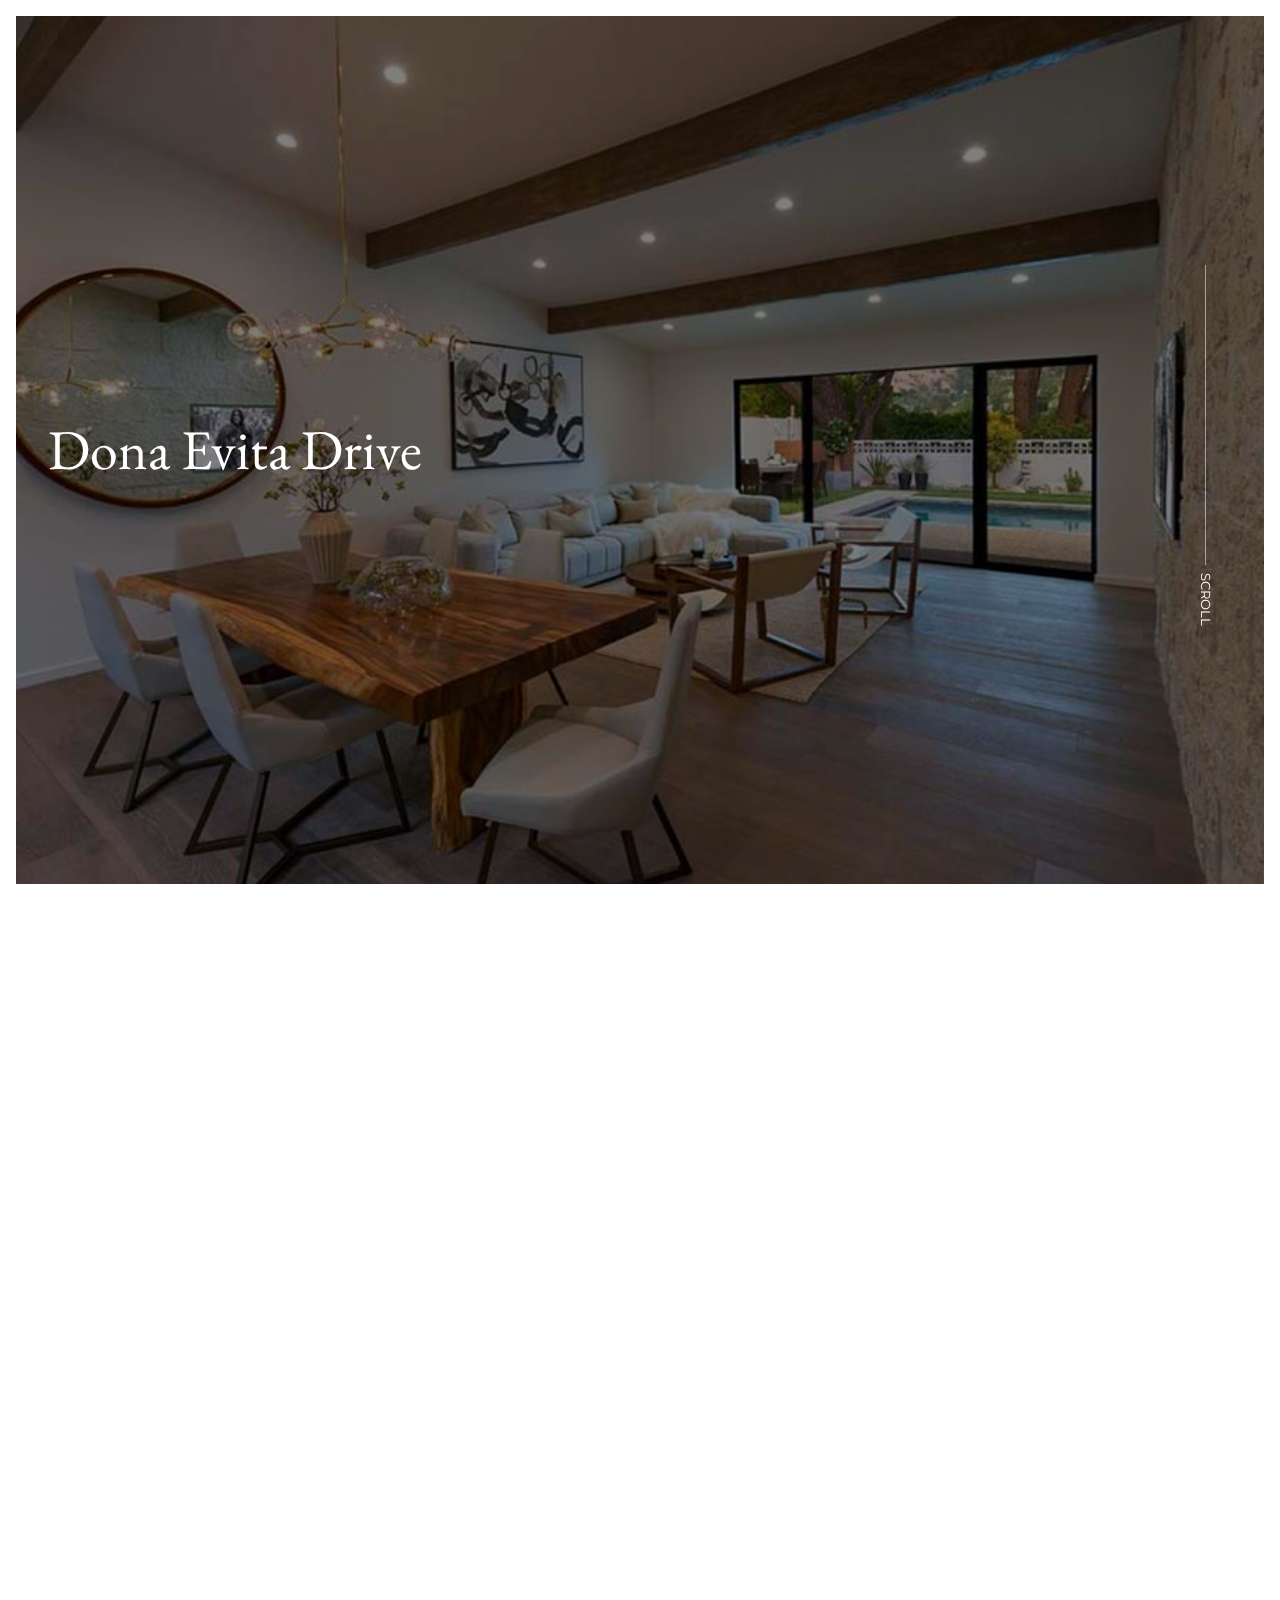
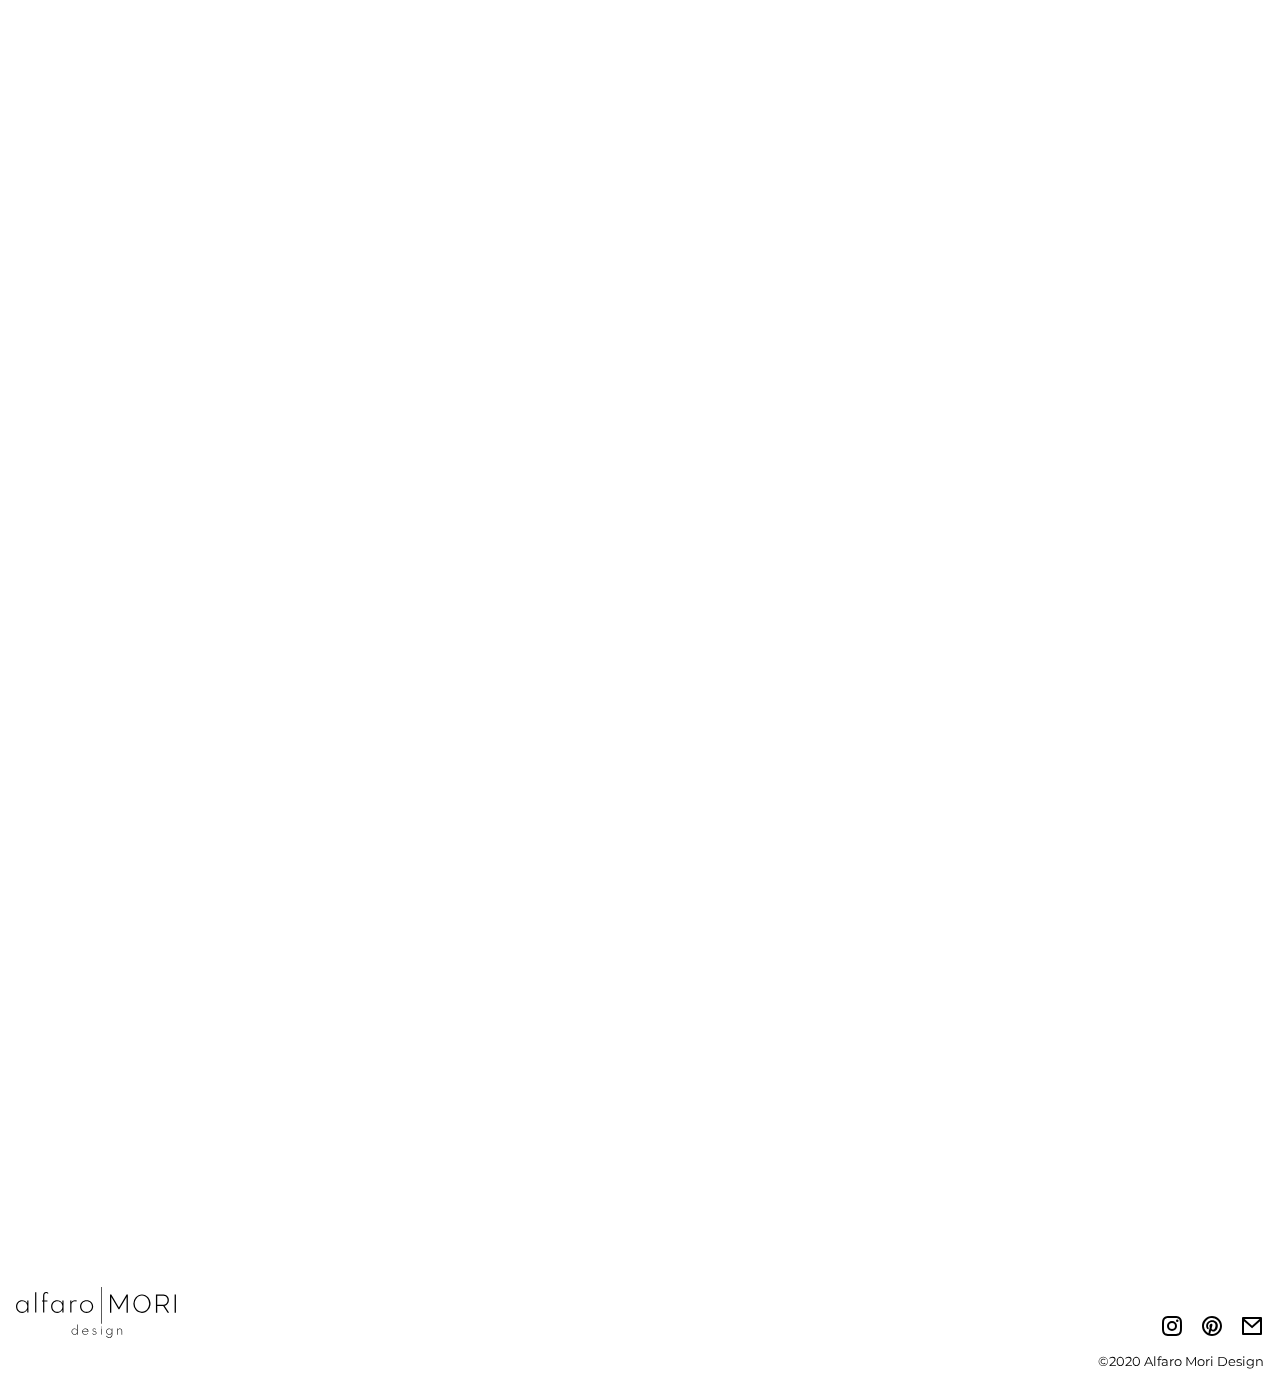
<file: projects/dona-evita-drive/index.html>
<!doctype html>
<html lang="en">
  <head>
    <meta charset="utf-8">
    <meta name="viewport" content="width=device-width, initial-scale=1">
    <title>Alfaro Mori Design | Dona Evita Drive</title>
    <!-- css -->
    <link href="https://fonts.googleapis.com/css2?family=EB+Garamond:wght@400;600&family=Montserrat:wght@300;400;600&display=swap" rel="stylesheet">
    <link href="../../assets/css/normalize.min.css" rel="stylesheet">
    <link href="../../assets/css/master.css" rel="stylesheet">
    <link href="../../assets/css/aos.css" rel="stylesheet">
  </head>
  <body>
    <main>
      <section class="banner" style="background-image: url(../../assets/images/dona-evita-drive-01-2x.jpg);" data-aos="fade" data-aos-delay="500" data-aos-duration="2000">
        <div class="overlay"></div>
        <h1 data-aos="fade-up" data-aos-delay="1200" data-aos-duration="2000">Dona Evita Drive</h1>
        <div class="scroll" data-aos="fade-up" data-aos-delay="2000">
          <div></div>
          <p><a href="#content">Scroll</a></p>
        </div>
      </section>
      <section id="content" class="project-grid">
        <img src="../../assets/images/dona-evita-drive-01-2x.jpg" alt="Dona Evita Drive living room and dining room" class="lg" data-aos="fade-up">
        <img src="../../assets/images/dona-evita-drive-02-2x.jpg" alt="Dona Evita Drive TV room" data-aos="fade-up">
        <img src="../../assets/images/dona-evita-drive-03-2x.jpg" alt="Dona Evita Drive kitchen" data-aos="fade-up">
        <img src="../../assets/images/dona-evita-drive-04-2x.jpg" alt="Dona Evita Drive yard" class="lg" data-aos="fade-up">
      </section>
    </main>
    <footer>
      <div class="logo">
        <a href="../../index.html"><svg xmlns="http://www.w3.org/2000/svg" viewBox="0 0 1484 472"><path data-name="logo" d="M797 340h-6V0h6zM542.9 443.7A26.42 26.42 0 00567 429v13h5.57v-94H567v51a26.42 26.42 0 00-24.07-14.75c-16 0-27.9 12.56-27.9 29.72s11.87 29.73 27.87 29.73zM520.68 414c0-14.42 9.77-24.75 23.31-24.75S567.3 399.51 567.3 414s-9.72 24.74-23.31 24.74-23.31-10.33-23.31-24.74zm93.4.33c0 16.55 12.55 29.38 30.24 29.38 10.92 0 20.36-5 25.66-13.54l-4.15-2.41c-4.64 7.1-12.23 11.15-21.35 11.15-14.46 0-24.84-10.27-24.84-24.53h52.41a11.64 11.64 0 00.06-1.47 28.9 28.9 0 00-28.83-28.63c-15.94-.01-29.2 12.99-29.2 30.04zm29.15-25.57c12.17 0 22.16 9.29 23.36 21.85h-46.73a23.56 23.56 0 0123.37-21.86zm64.3 43.37c4.31 8.36 11.9 11.58 20.25 11.58 11.41 0 19.17-5.57 19.17-15.84s-8.14-14.47-18.73-18.52c-7.59-2.84-12.83-5-12.83-11 0-5.73 4.64-9.72 12-9.72 5.4 0 9.66 2.24 12.39 6.67l3.38-2.24c-3.22-5.63-9-8.8-16-8.8-10 0-17 6.12-17 14.2 0 8.85 8.24 12.3 15.55 15.08 9.07 3.44 15.84 6.5 15.84 14.15s-6.55 11.47-14 11.47c-6.77 0-12.78-2.79-16.38-9.23zm79.64-61.18a4 4 0 104-4 4 4 0 00-4 3.99zm6.77 71V386h-5.57v56zm70.37 30c17.9 0 29.75-9.45 29.75-28.51V386h-5.62v13.06a26.4 26.4 0 00-24.08-14.81c-15.94 0-27.9 12.62-27.9 29.72s12 29.71 27.9 29.71a26.39 26.39 0 0024.08-14.8v15.3c0 14.69-10.38 23.05-24 23.05-11 0-20-5.3-23.58-13.66l-4.86 2.15c4.72 10.6 14.49 16.28 28.31 16.28zm-22.17-58c0-14.42 9.77-24.75 23.31-24.75s23.31 10.27 23.31 24.75-9.71 24.74-23.31 24.74-23.31-10.28-23.31-24.69zm97.77-28V442h5.57v-33.2c0-11.25 6.38-19.78 17.79-19.78 10.27 0 16.16 6.89 16.16 19.12V442H985v-34.8c0-14.48-7.48-22.89-20.2-22.89-10.15 0-16.65 5.52-19.32 11.75V386zM1038 239.31V69.69h-12.2L955 191.05 884.2 69.69H872v169.62h12.2v-146L951 207.53h8.14l66.75-114.19v146zm161.61-5.74a80.86 80.86 0 0025.36-19 89.26 89.26 0 0017.11-91.14 93.4 93.4 0 00-16.27-27.71 80.46 80.46 0 00-25-19.82 70.11 70.11 0 00-32.42-7.41 70.86 70.86 0 00-31.46 7 82.63 82.63 0 00-25.36 19.11 89 89 0 00-22.85 59.84 91.3 91.3 0 0022 59.24 80 80 0 0025.12 19.47 75 75 0 0063.76.36zm-93.78-106.18a83.72 83.72 0 0113.63-24 66.16 66.16 0 0121.18-17.2 59.36 59.36 0 0127.75-6.45 58.46 58.46 0 0126.68 6.21 69.28 69.28 0 0121.41 16.72 76.4 76.4 0 0114 23.89 81.68 81.68 0 01.24 55.06 78.36 78.36 0 01-13.52 24 67.49 67.49 0 01-21.3 17.2 62.17 62.17 0 01-54.66.24 67.82 67.82 0 01-21.3-16.72 80.14 80.14 0 01-19-51.84 77.59 77.59 0 014.93-27.11zm204.91 111.92v-64h55l41.15 64h14.12l-42.35-65.94a41.1 41.1 0 0020.94-9.08 50.85 50.85 0 0014-18.39 56.17 56.17 0 005-23.65 51.28 51.28 0 00-3.71-19.11 58 58 0 00-10.29-16.84 51.19 51.19 0 00-15.55-12.07 43.69 43.69 0 00-20-4.54h-70.58v169.62zm0-158.63h57.9a32.76 32.76 0 0119 5.86 43.6 43.6 0 0113.64 15.29 42 42 0 015.15 20.42 47.76 47.76 0 01-4.43 20.31 39.45 39.45 0 01-12.56 15.52 31.44 31.44 0 01-19.14 6h-59.58zM1484 239.31V69.69h-12.2v169.62zM55.88 240.5c21 0 38.82-11 48.23-29.5v26h11.15V125.54h-11.15v26c-9.41-18.51-27.23-29.51-48.23-29.51C24 122.05 0 147.2 0 181.28s24 59.22 55.88 59.22zm-44.51-59.22C11.37 152.54 31 132 58.07 132s46.7 20.47 46.7 49.32-19.47 49.31-46.7 49.31-46.7-20.63-46.7-49.35zM188.43 237V49.77h-11.15V237zm62.78-103v103h11.15V134h29.2v-8.49h-29.2V81.23c0-16.44 7-24.82 17.94-24.82a17.05 17.05 0 0114.21 7l6.35-6.31c-6-7.73-14.11-10.56-22.2-10.56-16.63 0-27.45 12-27.45 35.82v43.22h-10.39V134zm130.36 106.5c21 0 38.82-11 48.23-29.5v26H441V125.54h-11.2v26c-9.41-18.51-27.23-29.51-48.23-29.51-31.93 0-55.88 25.15-55.88 59.23s23.95 59.24 55.88 59.24zm-44.51-59.22c0-28.74 19.58-49.32 46.7-49.32s46.69 20.47 46.69 49.32-19.45 49.31-46.69 49.31-46.7-20.59-46.7-49.31zM503 237h11.16v-72.92c0-18.29 14.11-32.23 31.28-32.23a42.23 42.23 0 0115 2.94l4.48-9.47a49 49 0 00-17.92-3.27c-15.2 0-26.69 6.75-32.92 21.23v-17.74H503zm91-55.74c0 35.05 26.57 59.22 61 59.22s61-24.17 61-59.22-26.57-59.23-61-59.23-61 24.19-61 59.25zm11.59 0c0-28.53 20.78-49 49.43-49s49.43 20.46 49.43 49-20.78 49-49.43 49-49.47-20.46-49.47-48.98z"/></svg></a>
      </div>
      <nav id="footer-navigation">
        <ul aria-labelledby="footer-navigation">
          <li><a href="https://www.instagram.com/alfaromoridesign/" target="_blank" rel="noopener noreferrer"><svg xmlns="http://www.w3.org/2000/svg" viewBox="0 0 24 24" width="24" height="24"><path fill="none" d="M0 0h24v24H0z"/><path d="M12 9a3 3 0 1 0 0 6 3 3 0 0 0 0-6zm0-2a5 5 0 1 1 0 10 5 5 0 0 1 0-10zm6.5-.25a1.25 1.25 0 0 1-2.5 0 1.25 1.25 0 0 1 2.5 0zM12 4c-2.474 0-2.878.007-4.029.058-.784.037-1.31.142-1.798.332-.434.168-.747.369-1.08.703a2.89 2.89 0 0 0-.704 1.08c-.19.49-.295 1.015-.331 1.798C4.006 9.075 4 9.461 4 12c0 2.474.007 2.878.058 4.029.037.783.142 1.31.331 1.797.17.435.37.748.702 1.08.337.336.65.537 1.08.703.494.191 1.02.297 1.8.333C9.075 19.994 9.461 20 12 20c2.474 0 2.878-.007 4.029-.058.782-.037 1.309-.142 1.797-.331.433-.169.748-.37 1.08-.702.337-.337.538-.65.704-1.08.19-.493.296-1.02.332-1.8.052-1.104.058-1.49.058-4.029 0-2.474-.007-2.878-.058-4.029-.037-.782-.142-1.31-.332-1.798a2.911 2.911 0 0 0-.703-1.08 2.884 2.884 0 0 0-1.08-.704c-.49-.19-1.016-.295-1.798-.331C14.925 4.006 14.539 4 12 4zm0-2c2.717 0 3.056.01 4.122.06 1.065.05 1.79.217 2.428.465.66.254 1.216.598 1.772 1.153a4.908 4.908 0 0 1 1.153 1.772c.247.637.415 1.363.465 2.428.047 1.066.06 1.405.06 4.122 0 2.717-.01 3.056-.06 4.122-.05 1.065-.218 1.79-.465 2.428a4.883 4.883 0 0 1-1.153 1.772 4.915 4.915 0 0 1-1.772 1.153c-.637.247-1.363.415-2.428.465-1.066.047-1.405.06-4.122.06-2.717 0-3.056-.01-4.122-.06-1.065-.05-1.79-.218-2.428-.465a4.89 4.89 0 0 1-1.772-1.153 4.904 4.904 0 0 1-1.153-1.772c-.248-.637-.415-1.363-.465-2.428C2.013 15.056 2 14.717 2 12c0-2.717.01-3.056.06-4.122.05-1.066.217-1.79.465-2.428a4.88 4.88 0 0 1 1.153-1.772A4.897 4.897 0 0 1 5.45 2.525c.638-.248 1.362-.415 2.428-.465C8.944 2.013 9.283 2 12 2z"/></svg></a></li>
          <li><a href="https://www.pinterest.com/alfaromori/" target="_blank" rel="noopener noreferrer"><svg xmlns="http://www.w3.org/2000/svg" viewBox="0 0 24 24" width="24" height="24"><path fill="none" d="M0 0h24v24H0z"/><path d="M8.49 19.191c.024-.336.072-.671.144-1.001.063-.295.254-1.13.534-2.34l.007-.03.387-1.668c.079-.34.14-.604.181-.692a3.46 3.46 0 0 1-.284-1.423c0-1.337.756-2.373 1.736-2.373.36-.006.704.15.942.426.238.275.348.644.302.996 0 .453-.085.798-.453 2.035-.071.238-.12.404-.166.571-.051.188-.095.358-.132.522-.096.386-.008.797.237 1.106a1.2 1.2 0 0 0 1.006.456c1.492 0 2.6-1.985 2.6-4.548 0-1.97-1.29-3.274-3.432-3.274A3.878 3.878 0 0 0 9.2 9.1a4.13 4.13 0 0 0-1.195 2.961 2.553 2.553 0 0 0 .512 1.644c.181.14.25.383.175.59-.041.168-.14.552-.176.68a.41.41 0 0 1-.216.297.388.388 0 0 1-.355.002c-1.16-.479-1.796-1.778-1.796-3.44 0-2.985 2.491-5.584 6.192-5.584 3.135 0 5.481 2.329 5.481 5.14 0 3.532-1.932 6.104-4.69 6.104a2.508 2.508 0 0 1-2.046-.959l-.043.177-.207.852-.002.007c-.146.6-.248 1.017-.288 1.174-.106.355-.24.703-.4 1.04a8 8 0 1 0-1.656-.593zM12 22C6.477 22 2 17.523 2 12S6.477 2 12 2s10 4.477 10 10-4.477 10-10 10z"/></svg></a></li>
          <li><a href="mailto:info@alfaromori.com"><svg xmlns="http://www.w3.org/2000/svg" viewBox="0 0 24 24" width="24" height="24"><path fill="none" d="M0 0h24v24H0z"/><path d="M3 3h18a1 1 0 0 1 1 1v16a1 1 0 0 1-1 1H3a1 1 0 0 1-1-1V4a1 1 0 0 1 1-1zm17 4.238l-7.928 7.1L4 7.216V19h16V7.238zM4.511 5l7.55 6.662L19.502 5H4.511z"/></svg></a></li>
        </ul>
      </nav>
      <p>©2020 Alfaro Mori Design</p>
    </footer>
    <!-- scripts -->
    <script src="https://ajax.googleapis.com/ajax/libs/jquery/3.5.1/jquery.min.js"></script>
    <script src="../../assets/scripts/modernizr.min.js"></script>
    <script src="../../assets/scripts/aos.js"></script>
    <script>
      AOS.init({
        duration: 1000,
      });
    </script>
  </body>
</html>
</file>
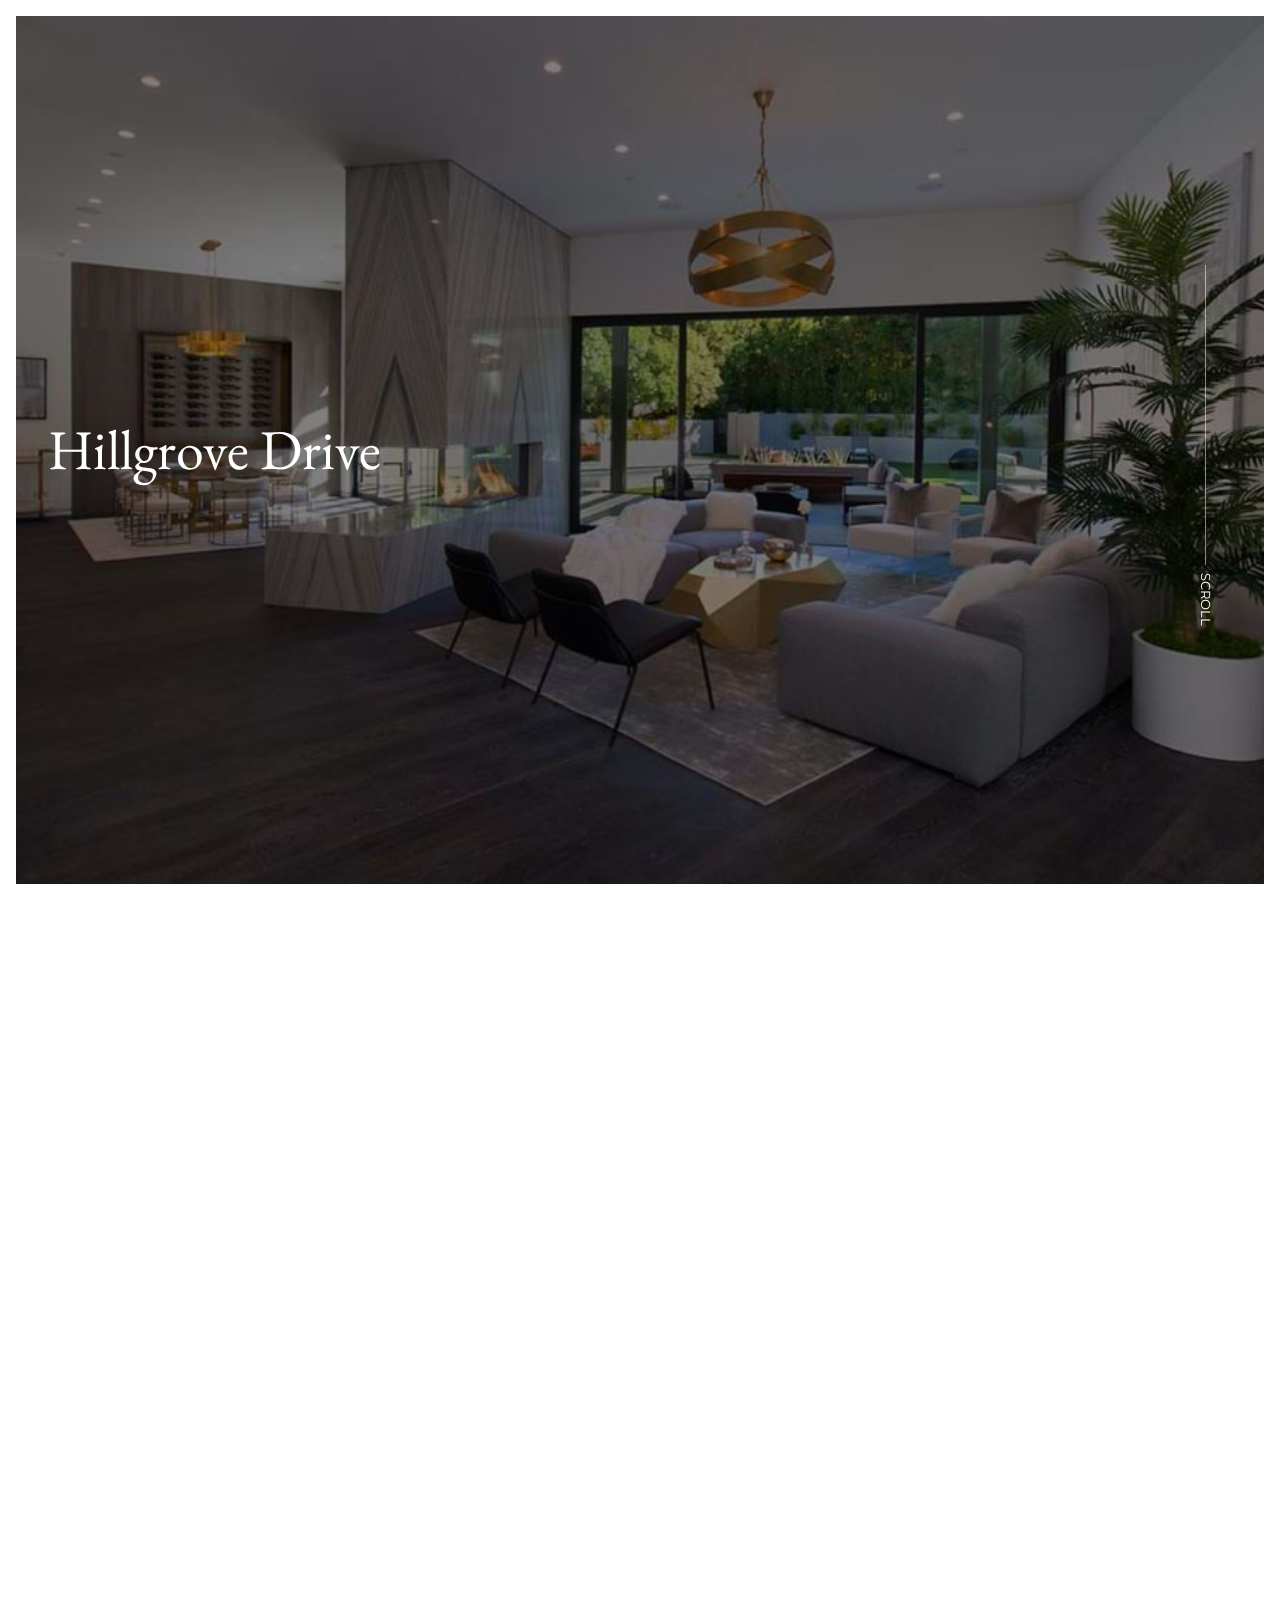
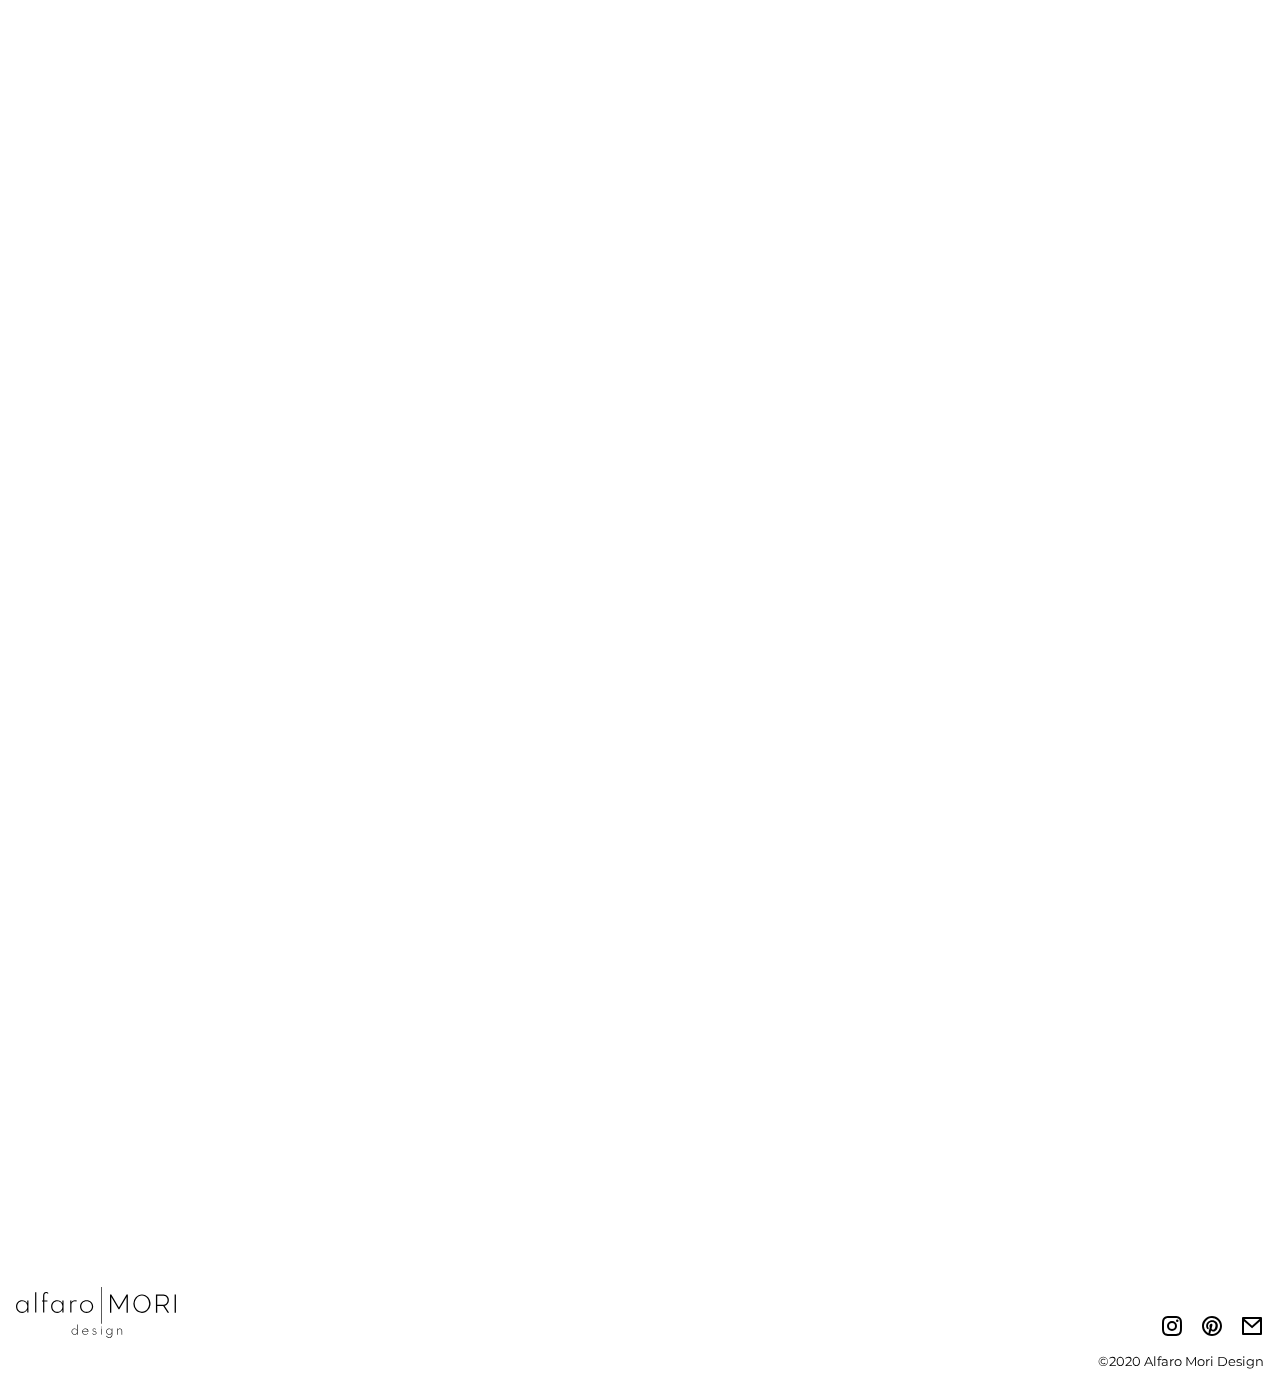
<file: projects/hillgrove-drive/index.html>
<!doctype html>
<html lang="en">
  <head>
    <meta charset="utf-8">
    <meta name="viewport" content="width=device-width, initial-scale=1">
    <title>Alfaro Mori Design | Hillgrove Drive</title>
    <!-- css -->
    <link href="https://fonts.googleapis.com/css2?family=EB+Garamond:wght@400;600&family=Montserrat:wght@300;400;600&display=swap" rel="stylesheet">
    <link href="../../assets/css/normalize.min.css" rel="stylesheet">
    <link href="../../assets/css/master.css" rel="stylesheet">
    <link href="../../assets/css/aos.css" rel="stylesheet">
  </head>
  <body>
    <main>
      <section class="banner" style="background-image: url(../../assets/images/hillgrove-drive-01-2x.jpg);" data-aos="fade" data-aos-delay="500" data-aos-duration="2000">
        <div class="overlay"></div>
        <h1 data-aos="fade-up" data-aos-delay="1200" data-aos-duration="2000">Hillgrove Drive</h1>
        <div class="scroll" data-aos="fade-up" data-aos-delay="2000">
          <div></div>
          <p><a href="#content">Scroll</a></p>
        </div>
      </section>
      <section id="content" class="project-grid">
        <img src="../../assets/images/hillgrove-drive-01-2x.jpg" alt="Hillgrove Drive living room and dining room" class="lg" data-aos="fade-up">
        <img src="../../assets/images/hillgrove-drive-02-2x.jpg" alt="Hillgrove Drive dining room" data-aos="fade-up">
        <img src="../../assets/images/hillgrove-drive-03-2x.jpg" alt="Hillgrove Drive kitchen" data-aos="fade-up">
        <img src="../../assets/images/hillgrove-drive-04-2x.jpg" alt="Hillgrove Drive exterior" class="lg" data-aos="fade-up">
      </section>
    </main>
    <footer>
      <div class="logo">
        <a href="../../index.html"><svg xmlns="http://www.w3.org/2000/svg" viewBox="0 0 1484 472"><path data-name="logo" d="M797 340h-6V0h6zM542.9 443.7A26.42 26.42 0 00567 429v13h5.57v-94H567v51a26.42 26.42 0 00-24.07-14.75c-16 0-27.9 12.56-27.9 29.72s11.87 29.73 27.87 29.73zM520.68 414c0-14.42 9.77-24.75 23.31-24.75S567.3 399.51 567.3 414s-9.72 24.74-23.31 24.74-23.31-10.33-23.31-24.74zm93.4.33c0 16.55 12.55 29.38 30.24 29.38 10.92 0 20.36-5 25.66-13.54l-4.15-2.41c-4.64 7.1-12.23 11.15-21.35 11.15-14.46 0-24.84-10.27-24.84-24.53h52.41a11.64 11.64 0 00.06-1.47 28.9 28.9 0 00-28.83-28.63c-15.94-.01-29.2 12.99-29.2 30.04zm29.15-25.57c12.17 0 22.16 9.29 23.36 21.85h-46.73a23.56 23.56 0 0123.37-21.86zm64.3 43.37c4.31 8.36 11.9 11.58 20.25 11.58 11.41 0 19.17-5.57 19.17-15.84s-8.14-14.47-18.73-18.52c-7.59-2.84-12.83-5-12.83-11 0-5.73 4.64-9.72 12-9.72 5.4 0 9.66 2.24 12.39 6.67l3.38-2.24c-3.22-5.63-9-8.8-16-8.8-10 0-17 6.12-17 14.2 0 8.85 8.24 12.3 15.55 15.08 9.07 3.44 15.84 6.5 15.84 14.15s-6.55 11.47-14 11.47c-6.77 0-12.78-2.79-16.38-9.23zm79.64-61.18a4 4 0 104-4 4 4 0 00-4 3.99zm6.77 71V386h-5.57v56zm70.37 30c17.9 0 29.75-9.45 29.75-28.51V386h-5.62v13.06a26.4 26.4 0 00-24.08-14.81c-15.94 0-27.9 12.62-27.9 29.72s12 29.71 27.9 29.71a26.39 26.39 0 0024.08-14.8v15.3c0 14.69-10.38 23.05-24 23.05-11 0-20-5.3-23.58-13.66l-4.86 2.15c4.72 10.6 14.49 16.28 28.31 16.28zm-22.17-58c0-14.42 9.77-24.75 23.31-24.75s23.31 10.27 23.31 24.75-9.71 24.74-23.31 24.74-23.31-10.28-23.31-24.69zm97.77-28V442h5.57v-33.2c0-11.25 6.38-19.78 17.79-19.78 10.27 0 16.16 6.89 16.16 19.12V442H985v-34.8c0-14.48-7.48-22.89-20.2-22.89-10.15 0-16.65 5.52-19.32 11.75V386zM1038 239.31V69.69h-12.2L955 191.05 884.2 69.69H872v169.62h12.2v-146L951 207.53h8.14l66.75-114.19v146zm161.61-5.74a80.86 80.86 0 0025.36-19 89.26 89.26 0 0017.11-91.14 93.4 93.4 0 00-16.27-27.71 80.46 80.46 0 00-25-19.82 70.11 70.11 0 00-32.42-7.41 70.86 70.86 0 00-31.46 7 82.63 82.63 0 00-25.36 19.11 89 89 0 00-22.85 59.84 91.3 91.3 0 0022 59.24 80 80 0 0025.12 19.47 75 75 0 0063.76.36zm-93.78-106.18a83.72 83.72 0 0113.63-24 66.16 66.16 0 0121.18-17.2 59.36 59.36 0 0127.75-6.45 58.46 58.46 0 0126.68 6.21 69.28 69.28 0 0121.41 16.72 76.4 76.4 0 0114 23.89 81.68 81.68 0 01.24 55.06 78.36 78.36 0 01-13.52 24 67.49 67.49 0 01-21.3 17.2 62.17 62.17 0 01-54.66.24 67.82 67.82 0 01-21.3-16.72 80.14 80.14 0 01-19-51.84 77.59 77.59 0 014.93-27.11zm204.91 111.92v-64h55l41.15 64h14.12l-42.35-65.94a41.1 41.1 0 0020.94-9.08 50.85 50.85 0 0014-18.39 56.17 56.17 0 005-23.65 51.28 51.28 0 00-3.71-19.11 58 58 0 00-10.29-16.84 51.19 51.19 0 00-15.55-12.07 43.69 43.69 0 00-20-4.54h-70.58v169.62zm0-158.63h57.9a32.76 32.76 0 0119 5.86 43.6 43.6 0 0113.64 15.29 42 42 0 015.15 20.42 47.76 47.76 0 01-4.43 20.31 39.45 39.45 0 01-12.56 15.52 31.44 31.44 0 01-19.14 6h-59.58zM1484 239.31V69.69h-12.2v169.62zM55.88 240.5c21 0 38.82-11 48.23-29.5v26h11.15V125.54h-11.15v26c-9.41-18.51-27.23-29.51-48.23-29.51C24 122.05 0 147.2 0 181.28s24 59.22 55.88 59.22zm-44.51-59.22C11.37 152.54 31 132 58.07 132s46.7 20.47 46.7 49.32-19.47 49.31-46.7 49.31-46.7-20.63-46.7-49.35zM188.43 237V49.77h-11.15V237zm62.78-103v103h11.15V134h29.2v-8.49h-29.2V81.23c0-16.44 7-24.82 17.94-24.82a17.05 17.05 0 0114.21 7l6.35-6.31c-6-7.73-14.11-10.56-22.2-10.56-16.63 0-27.45 12-27.45 35.82v43.22h-10.39V134zm130.36 106.5c21 0 38.82-11 48.23-29.5v26H441V125.54h-11.2v26c-9.41-18.51-27.23-29.51-48.23-29.51-31.93 0-55.88 25.15-55.88 59.23s23.95 59.24 55.88 59.24zm-44.51-59.22c0-28.74 19.58-49.32 46.7-49.32s46.69 20.47 46.69 49.32-19.45 49.31-46.69 49.31-46.7-20.59-46.7-49.31zM503 237h11.16v-72.92c0-18.29 14.11-32.23 31.28-32.23a42.23 42.23 0 0115 2.94l4.48-9.47a49 49 0 00-17.92-3.27c-15.2 0-26.69 6.75-32.92 21.23v-17.74H503zm91-55.74c0 35.05 26.57 59.22 61 59.22s61-24.17 61-59.22-26.57-59.23-61-59.23-61 24.19-61 59.25zm11.59 0c0-28.53 20.78-49 49.43-49s49.43 20.46 49.43 49-20.78 49-49.43 49-49.47-20.46-49.47-48.98z"/></svg></a>
      </div>
      <nav id="footer-navigation">
        <ul aria-labelledby="footer-navigation">
          <li><a href="https://www.instagram.com/alfaromoridesign/" target="_blank" rel="noopener noreferrer"><svg xmlns="http://www.w3.org/2000/svg" viewBox="0 0 24 24" width="24" height="24"><path fill="none" d="M0 0h24v24H0z"/><path d="M12 9a3 3 0 1 0 0 6 3 3 0 0 0 0-6zm0-2a5 5 0 1 1 0 10 5 5 0 0 1 0-10zm6.5-.25a1.25 1.25 0 0 1-2.5 0 1.25 1.25 0 0 1 2.5 0zM12 4c-2.474 0-2.878.007-4.029.058-.784.037-1.31.142-1.798.332-.434.168-.747.369-1.08.703a2.89 2.89 0 0 0-.704 1.08c-.19.49-.295 1.015-.331 1.798C4.006 9.075 4 9.461 4 12c0 2.474.007 2.878.058 4.029.037.783.142 1.31.331 1.797.17.435.37.748.702 1.08.337.336.65.537 1.08.703.494.191 1.02.297 1.8.333C9.075 19.994 9.461 20 12 20c2.474 0 2.878-.007 4.029-.058.782-.037 1.309-.142 1.797-.331.433-.169.748-.37 1.08-.702.337-.337.538-.65.704-1.08.19-.493.296-1.02.332-1.8.052-1.104.058-1.49.058-4.029 0-2.474-.007-2.878-.058-4.029-.037-.782-.142-1.31-.332-1.798a2.911 2.911 0 0 0-.703-1.08 2.884 2.884 0 0 0-1.08-.704c-.49-.19-1.016-.295-1.798-.331C14.925 4.006 14.539 4 12 4zm0-2c2.717 0 3.056.01 4.122.06 1.065.05 1.79.217 2.428.465.66.254 1.216.598 1.772 1.153a4.908 4.908 0 0 1 1.153 1.772c.247.637.415 1.363.465 2.428.047 1.066.06 1.405.06 4.122 0 2.717-.01 3.056-.06 4.122-.05 1.065-.218 1.79-.465 2.428a4.883 4.883 0 0 1-1.153 1.772 4.915 4.915 0 0 1-1.772 1.153c-.637.247-1.363.415-2.428.465-1.066.047-1.405.06-4.122.06-2.717 0-3.056-.01-4.122-.06-1.065-.05-1.79-.218-2.428-.465a4.89 4.89 0 0 1-1.772-1.153 4.904 4.904 0 0 1-1.153-1.772c-.248-.637-.415-1.363-.465-2.428C2.013 15.056 2 14.717 2 12c0-2.717.01-3.056.06-4.122.05-1.066.217-1.79.465-2.428a4.88 4.88 0 0 1 1.153-1.772A4.897 4.897 0 0 1 5.45 2.525c.638-.248 1.362-.415 2.428-.465C8.944 2.013 9.283 2 12 2z"/></svg></a></li>
          <li><a href="https://www.pinterest.com/alfaromori/" target="_blank" rel="noopener noreferrer"><svg xmlns="http://www.w3.org/2000/svg" viewBox="0 0 24 24" width="24" height="24"><path fill="none" d="M0 0h24v24H0z"/><path d="M8.49 19.191c.024-.336.072-.671.144-1.001.063-.295.254-1.13.534-2.34l.007-.03.387-1.668c.079-.34.14-.604.181-.692a3.46 3.46 0 0 1-.284-1.423c0-1.337.756-2.373 1.736-2.373.36-.006.704.15.942.426.238.275.348.644.302.996 0 .453-.085.798-.453 2.035-.071.238-.12.404-.166.571-.051.188-.095.358-.132.522-.096.386-.008.797.237 1.106a1.2 1.2 0 0 0 1.006.456c1.492 0 2.6-1.985 2.6-4.548 0-1.97-1.29-3.274-3.432-3.274A3.878 3.878 0 0 0 9.2 9.1a4.13 4.13 0 0 0-1.195 2.961 2.553 2.553 0 0 0 .512 1.644c.181.14.25.383.175.59-.041.168-.14.552-.176.68a.41.41 0 0 1-.216.297.388.388 0 0 1-.355.002c-1.16-.479-1.796-1.778-1.796-3.44 0-2.985 2.491-5.584 6.192-5.584 3.135 0 5.481 2.329 5.481 5.14 0 3.532-1.932 6.104-4.69 6.104a2.508 2.508 0 0 1-2.046-.959l-.043.177-.207.852-.002.007c-.146.6-.248 1.017-.288 1.174-.106.355-.24.703-.4 1.04a8 8 0 1 0-1.656-.593zM12 22C6.477 22 2 17.523 2 12S6.477 2 12 2s10 4.477 10 10-4.477 10-10 10z"/></svg></a></li>
          <li><a href="mailto:info@alfaromori.com"><svg xmlns="http://www.w3.org/2000/svg" viewBox="0 0 24 24" width="24" height="24"><path fill="none" d="M0 0h24v24H0z"/><path d="M3 3h18a1 1 0 0 1 1 1v16a1 1 0 0 1-1 1H3a1 1 0 0 1-1-1V4a1 1 0 0 1 1-1zm17 4.238l-7.928 7.1L4 7.216V19h16V7.238zM4.511 5l7.55 6.662L19.502 5H4.511z"/></svg></a></li>
        </ul>
      </nav>
      <p>©2020 Alfaro Mori Design</p>
    </footer>
    <!-- scripts -->
    <script src="https://ajax.googleapis.com/ajax/libs/jquery/3.5.1/jquery.min.js"></script>
    <script src="../../assets/scripts/modernizr.min.js"></script>
    <script src="../../assets/scripts/aos.js"></script>
    <script>
      AOS.init({
        duration: 1000,
      });
    </script>
  </body>
</html>
</file>
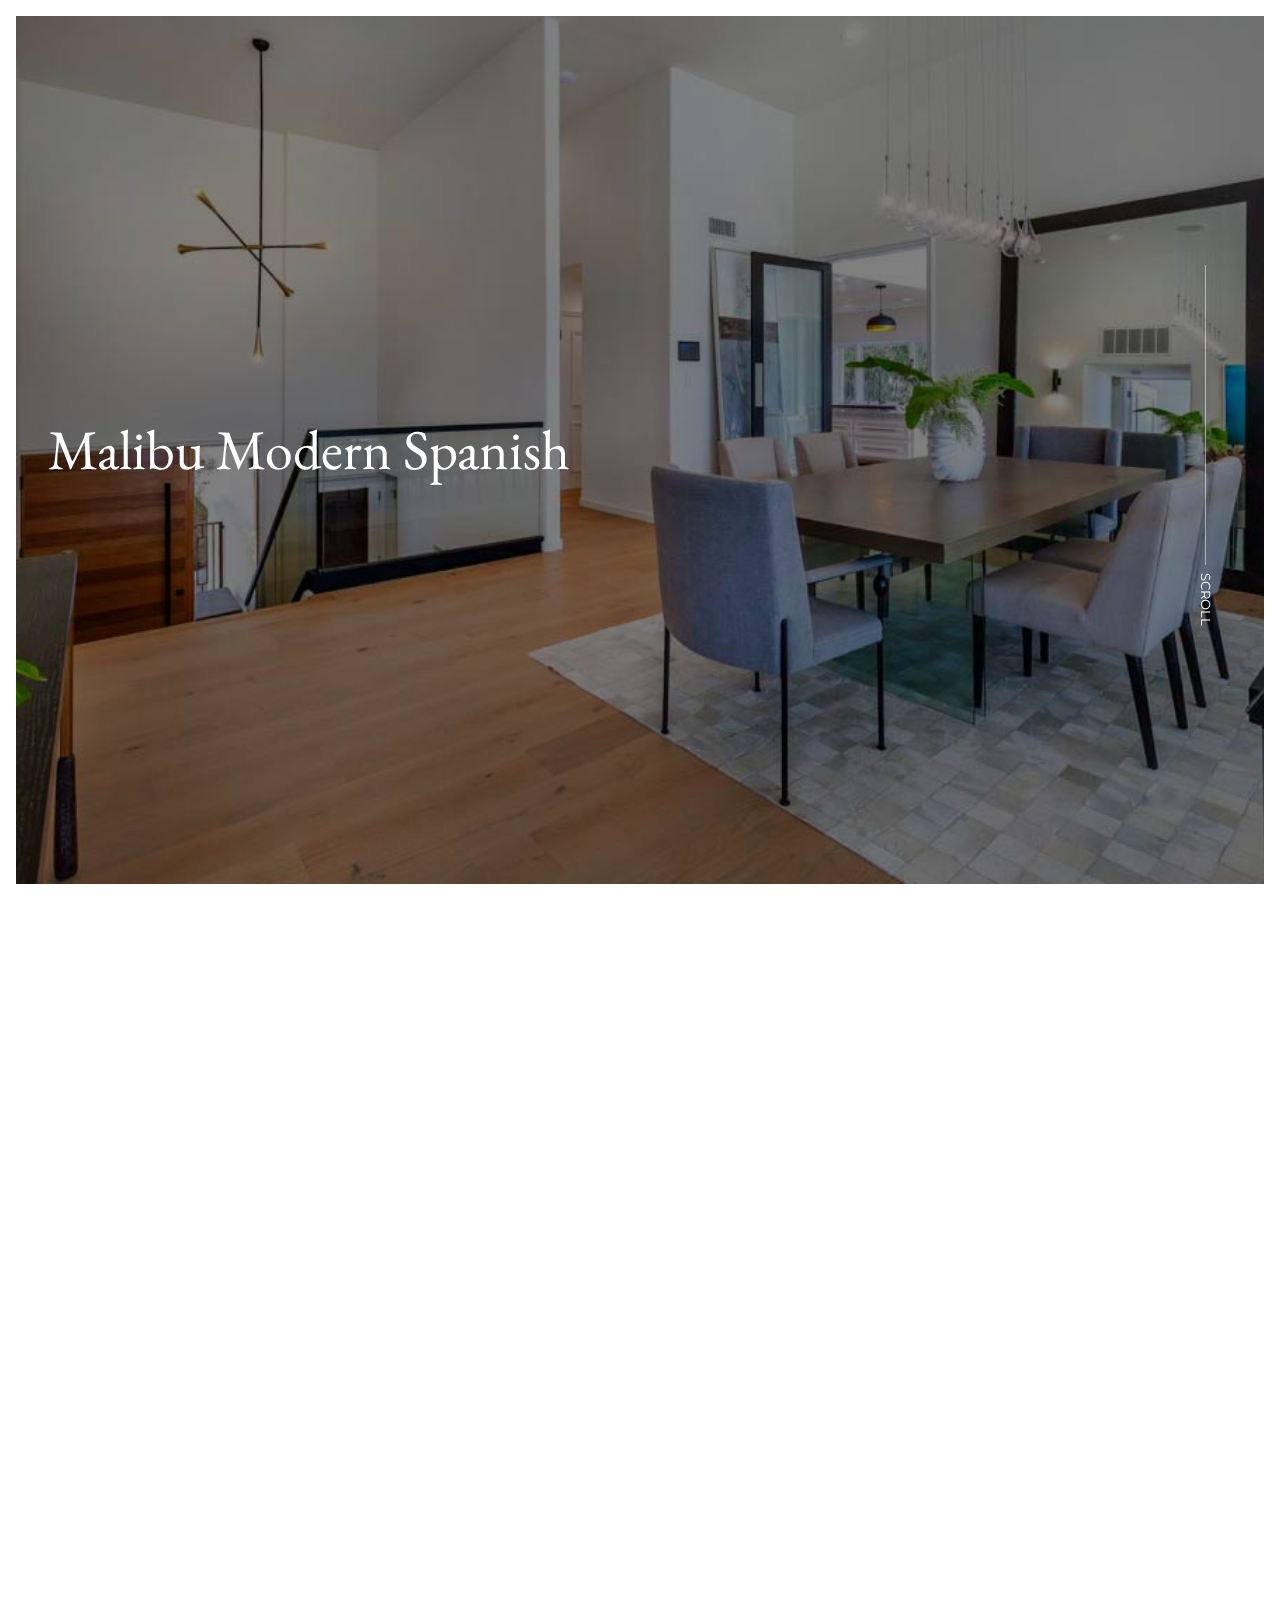
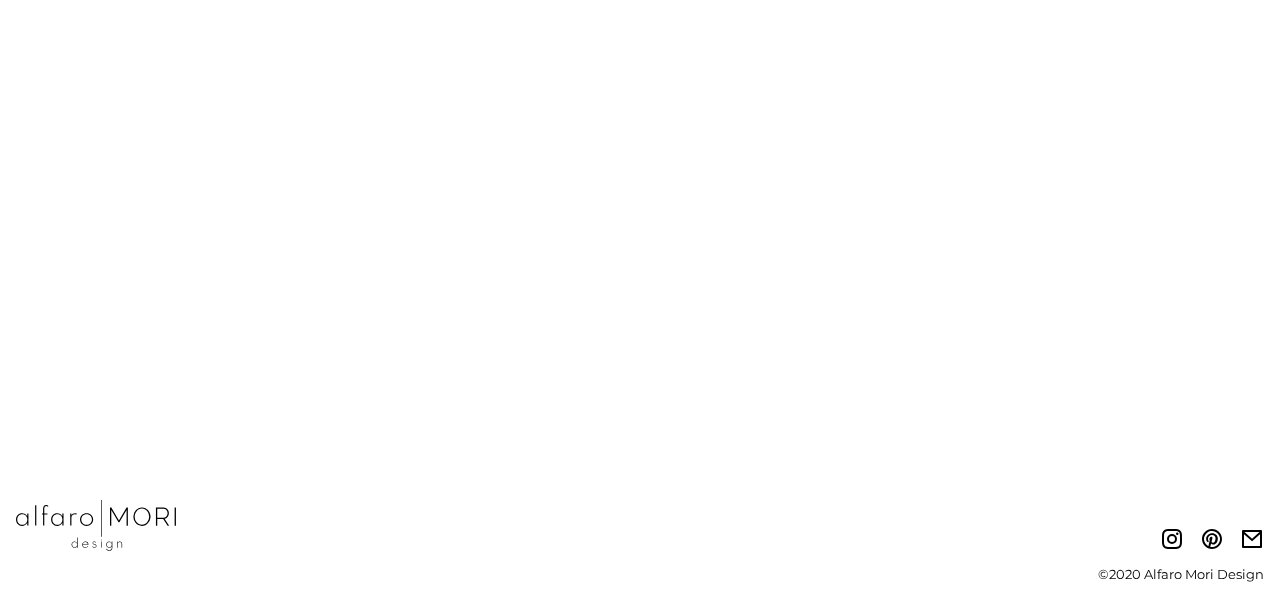
<file: projects/malibu-modern-spanish/index.html>
<!doctype html>
<html lang="en">
  <head>
    <meta charset="utf-8">
    <meta name="viewport" content="width=device-width, initial-scale=1">
    <title>Alfaro Mori Design | Malibu Modern Spanish</title>
    <!-- css -->
    <link href="https://fonts.googleapis.com/css2?family=EB+Garamond:wght@400;600&family=Montserrat:wght@300;400;600&display=swap" rel="stylesheet">
    <link href="../../assets/css/normalize.min.css" rel="stylesheet">
    <link href="../../assets/css/master.css" rel="stylesheet">
    <link href="../../assets/css/aos.css" rel="stylesheet">
  </head>
  <body>
    <main>
      <section class="banner" style="background-image: url(../../assets/images/malibu-modern-spanish-03-2x.jpg);" data-aos="fade" data-aos-delay="500" data-aos-duration="2000">
        <div class="overlay"></div>
        <h1 data-aos="fade-up" data-aos-delay="1200" data-aos-duration="2000">Malibu Modern Spanish</h1>
        <div class="scroll" data-aos="fade-up" data-aos-delay="2000">
          <div></div>
          <p><a href="#content">Scroll</a></p>
        </div>
      </section>
      <section id="content" class="project-grid">
        <img src="../../assets/images/malibu-modern-spanish-01-2x.jpg" alt="Malibu Modern Spanish kitchen" class="lg" data-aos="fade-up">
        <img src="../../assets/images/malibu-modern-spanish-02-2x.jpg" alt="Malibu Modern Spanish dining room" data-aos="fade-up">
        <img src="../../assets/images/malibu-modern-spanish-03-2x.jpg" alt="Malibu Modern Spanish living area" data-aos="fade-up">
      </section>
    </main>
    <footer>
      <div class="logo">
        <a href="../../index.html"><svg xmlns="http://www.w3.org/2000/svg" viewBox="0 0 1484 472"><path data-name="logo" d="M797 340h-6V0h6zM542.9 443.7A26.42 26.42 0 00567 429v13h5.57v-94H567v51a26.42 26.42 0 00-24.07-14.75c-16 0-27.9 12.56-27.9 29.72s11.87 29.73 27.87 29.73zM520.68 414c0-14.42 9.77-24.75 23.31-24.75S567.3 399.51 567.3 414s-9.72 24.74-23.31 24.74-23.31-10.33-23.31-24.74zm93.4.33c0 16.55 12.55 29.38 30.24 29.38 10.92 0 20.36-5 25.66-13.54l-4.15-2.41c-4.64 7.1-12.23 11.15-21.35 11.15-14.46 0-24.84-10.27-24.84-24.53h52.41a11.64 11.64 0 00.06-1.47 28.9 28.9 0 00-28.83-28.63c-15.94-.01-29.2 12.99-29.2 30.04zm29.15-25.57c12.17 0 22.16 9.29 23.36 21.85h-46.73a23.56 23.56 0 0123.37-21.86zm64.3 43.37c4.31 8.36 11.9 11.58 20.25 11.58 11.41 0 19.17-5.57 19.17-15.84s-8.14-14.47-18.73-18.52c-7.59-2.84-12.83-5-12.83-11 0-5.73 4.64-9.72 12-9.72 5.4 0 9.66 2.24 12.39 6.67l3.38-2.24c-3.22-5.63-9-8.8-16-8.8-10 0-17 6.12-17 14.2 0 8.85 8.24 12.3 15.55 15.08 9.07 3.44 15.84 6.5 15.84 14.15s-6.55 11.47-14 11.47c-6.77 0-12.78-2.79-16.38-9.23zm79.64-61.18a4 4 0 104-4 4 4 0 00-4 3.99zm6.77 71V386h-5.57v56zm70.37 30c17.9 0 29.75-9.45 29.75-28.51V386h-5.62v13.06a26.4 26.4 0 00-24.08-14.81c-15.94 0-27.9 12.62-27.9 29.72s12 29.71 27.9 29.71a26.39 26.39 0 0024.08-14.8v15.3c0 14.69-10.38 23.05-24 23.05-11 0-20-5.3-23.58-13.66l-4.86 2.15c4.72 10.6 14.49 16.28 28.31 16.28zm-22.17-58c0-14.42 9.77-24.75 23.31-24.75s23.31 10.27 23.31 24.75-9.71 24.74-23.31 24.74-23.31-10.28-23.31-24.69zm97.77-28V442h5.57v-33.2c0-11.25 6.38-19.78 17.79-19.78 10.27 0 16.16 6.89 16.16 19.12V442H985v-34.8c0-14.48-7.48-22.89-20.2-22.89-10.15 0-16.65 5.52-19.32 11.75V386zM1038 239.31V69.69h-12.2L955 191.05 884.2 69.69H872v169.62h12.2v-146L951 207.53h8.14l66.75-114.19v146zm161.61-5.74a80.86 80.86 0 0025.36-19 89.26 89.26 0 0017.11-91.14 93.4 93.4 0 00-16.27-27.71 80.46 80.46 0 00-25-19.82 70.11 70.11 0 00-32.42-7.41 70.86 70.86 0 00-31.46 7 82.63 82.63 0 00-25.36 19.11 89 89 0 00-22.85 59.84 91.3 91.3 0 0022 59.24 80 80 0 0025.12 19.47 75 75 0 0063.76.36zm-93.78-106.18a83.72 83.72 0 0113.63-24 66.16 66.16 0 0121.18-17.2 59.36 59.36 0 0127.75-6.45 58.46 58.46 0 0126.68 6.21 69.28 69.28 0 0121.41 16.72 76.4 76.4 0 0114 23.89 81.68 81.68 0 01.24 55.06 78.36 78.36 0 01-13.52 24 67.49 67.49 0 01-21.3 17.2 62.17 62.17 0 01-54.66.24 67.82 67.82 0 01-21.3-16.72 80.14 80.14 0 01-19-51.84 77.59 77.59 0 014.93-27.11zm204.91 111.92v-64h55l41.15 64h14.12l-42.35-65.94a41.1 41.1 0 0020.94-9.08 50.85 50.85 0 0014-18.39 56.17 56.17 0 005-23.65 51.28 51.28 0 00-3.71-19.11 58 58 0 00-10.29-16.84 51.19 51.19 0 00-15.55-12.07 43.69 43.69 0 00-20-4.54h-70.58v169.62zm0-158.63h57.9a32.76 32.76 0 0119 5.86 43.6 43.6 0 0113.64 15.29 42 42 0 015.15 20.42 47.76 47.76 0 01-4.43 20.31 39.45 39.45 0 01-12.56 15.52 31.44 31.44 0 01-19.14 6h-59.58zM1484 239.31V69.69h-12.2v169.62zM55.88 240.5c21 0 38.82-11 48.23-29.5v26h11.15V125.54h-11.15v26c-9.41-18.51-27.23-29.51-48.23-29.51C24 122.05 0 147.2 0 181.28s24 59.22 55.88 59.22zm-44.51-59.22C11.37 152.54 31 132 58.07 132s46.7 20.47 46.7 49.32-19.47 49.31-46.7 49.31-46.7-20.63-46.7-49.35zM188.43 237V49.77h-11.15V237zm62.78-103v103h11.15V134h29.2v-8.49h-29.2V81.23c0-16.44 7-24.82 17.94-24.82a17.05 17.05 0 0114.21 7l6.35-6.31c-6-7.73-14.11-10.56-22.2-10.56-16.63 0-27.45 12-27.45 35.82v43.22h-10.39V134zm130.36 106.5c21 0 38.82-11 48.23-29.5v26H441V125.54h-11.2v26c-9.41-18.51-27.23-29.51-48.23-29.51-31.93 0-55.88 25.15-55.88 59.23s23.95 59.24 55.88 59.24zm-44.51-59.22c0-28.74 19.58-49.32 46.7-49.32s46.69 20.47 46.69 49.32-19.45 49.31-46.69 49.31-46.7-20.59-46.7-49.31zM503 237h11.16v-72.92c0-18.29 14.11-32.23 31.28-32.23a42.23 42.23 0 0115 2.94l4.48-9.47a49 49 0 00-17.92-3.27c-15.2 0-26.69 6.75-32.92 21.23v-17.74H503zm91-55.74c0 35.05 26.57 59.22 61 59.22s61-24.17 61-59.22-26.57-59.23-61-59.23-61 24.19-61 59.25zm11.59 0c0-28.53 20.78-49 49.43-49s49.43 20.46 49.43 49-20.78 49-49.43 49-49.47-20.46-49.47-48.98z"/></svg></a>
      </div>
      <nav id="footer-navigation">
        <ul aria-labelledby="footer-navigation">
          <li><a href="https://www.instagram.com/alfaromoridesign/" target="_blank" rel="noopener noreferrer"><svg xmlns="http://www.w3.org/2000/svg" viewBox="0 0 24 24" width="24" height="24"><path fill="none" d="M0 0h24v24H0z"/><path d="M12 9a3 3 0 1 0 0 6 3 3 0 0 0 0-6zm0-2a5 5 0 1 1 0 10 5 5 0 0 1 0-10zm6.5-.25a1.25 1.25 0 0 1-2.5 0 1.25 1.25 0 0 1 2.5 0zM12 4c-2.474 0-2.878.007-4.029.058-.784.037-1.31.142-1.798.332-.434.168-.747.369-1.08.703a2.89 2.89 0 0 0-.704 1.08c-.19.49-.295 1.015-.331 1.798C4.006 9.075 4 9.461 4 12c0 2.474.007 2.878.058 4.029.037.783.142 1.31.331 1.797.17.435.37.748.702 1.08.337.336.65.537 1.08.703.494.191 1.02.297 1.8.333C9.075 19.994 9.461 20 12 20c2.474 0 2.878-.007 4.029-.058.782-.037 1.309-.142 1.797-.331.433-.169.748-.37 1.08-.702.337-.337.538-.65.704-1.08.19-.493.296-1.02.332-1.8.052-1.104.058-1.49.058-4.029 0-2.474-.007-2.878-.058-4.029-.037-.782-.142-1.31-.332-1.798a2.911 2.911 0 0 0-.703-1.08 2.884 2.884 0 0 0-1.08-.704c-.49-.19-1.016-.295-1.798-.331C14.925 4.006 14.539 4 12 4zm0-2c2.717 0 3.056.01 4.122.06 1.065.05 1.79.217 2.428.465.66.254 1.216.598 1.772 1.153a4.908 4.908 0 0 1 1.153 1.772c.247.637.415 1.363.465 2.428.047 1.066.06 1.405.06 4.122 0 2.717-.01 3.056-.06 4.122-.05 1.065-.218 1.79-.465 2.428a4.883 4.883 0 0 1-1.153 1.772 4.915 4.915 0 0 1-1.772 1.153c-.637.247-1.363.415-2.428.465-1.066.047-1.405.06-4.122.06-2.717 0-3.056-.01-4.122-.06-1.065-.05-1.79-.218-2.428-.465a4.89 4.89 0 0 1-1.772-1.153 4.904 4.904 0 0 1-1.153-1.772c-.248-.637-.415-1.363-.465-2.428C2.013 15.056 2 14.717 2 12c0-2.717.01-3.056.06-4.122.05-1.066.217-1.79.465-2.428a4.88 4.88 0 0 1 1.153-1.772A4.897 4.897 0 0 1 5.45 2.525c.638-.248 1.362-.415 2.428-.465C8.944 2.013 9.283 2 12 2z"/></svg></a></li>
          <li><a href="https://www.pinterest.com/alfaromori/" target="_blank" rel="noopener noreferrer"><svg xmlns="http://www.w3.org/2000/svg" viewBox="0 0 24 24" width="24" height="24"><path fill="none" d="M0 0h24v24H0z"/><path d="M8.49 19.191c.024-.336.072-.671.144-1.001.063-.295.254-1.13.534-2.34l.007-.03.387-1.668c.079-.34.14-.604.181-.692a3.46 3.46 0 0 1-.284-1.423c0-1.337.756-2.373 1.736-2.373.36-.006.704.15.942.426.238.275.348.644.302.996 0 .453-.085.798-.453 2.035-.071.238-.12.404-.166.571-.051.188-.095.358-.132.522-.096.386-.008.797.237 1.106a1.2 1.2 0 0 0 1.006.456c1.492 0 2.6-1.985 2.6-4.548 0-1.97-1.29-3.274-3.432-3.274A3.878 3.878 0 0 0 9.2 9.1a4.13 4.13 0 0 0-1.195 2.961 2.553 2.553 0 0 0 .512 1.644c.181.14.25.383.175.59-.041.168-.14.552-.176.68a.41.41 0 0 1-.216.297.388.388 0 0 1-.355.002c-1.16-.479-1.796-1.778-1.796-3.44 0-2.985 2.491-5.584 6.192-5.584 3.135 0 5.481 2.329 5.481 5.14 0 3.532-1.932 6.104-4.69 6.104a2.508 2.508 0 0 1-2.046-.959l-.043.177-.207.852-.002.007c-.146.6-.248 1.017-.288 1.174-.106.355-.24.703-.4 1.04a8 8 0 1 0-1.656-.593zM12 22C6.477 22 2 17.523 2 12S6.477 2 12 2s10 4.477 10 10-4.477 10-10 10z"/></svg></a></li>
          <li><a href="mailto:info@alfaromori.com"><svg xmlns="http://www.w3.org/2000/svg" viewBox="0 0 24 24" width="24" height="24"><path fill="none" d="M0 0h24v24H0z"/><path d="M3 3h18a1 1 0 0 1 1 1v16a1 1 0 0 1-1 1H3a1 1 0 0 1-1-1V4a1 1 0 0 1 1-1zm17 4.238l-7.928 7.1L4 7.216V19h16V7.238zM4.511 5l7.55 6.662L19.502 5H4.511z"/></svg></a></li>
        </ul>
      </nav>
      <p>©2020 Alfaro Mori Design</p>
    </footer>
    <!-- scripts -->
    <script src="https://ajax.googleapis.com/ajax/libs/jquery/3.5.1/jquery.min.js"></script>
    <script src="../../assets/scripts/modernizr.min.js"></script>
    <script src="../../assets/scripts/aos.js"></script>
    <script>
      AOS.init({
        duration: 1000,
      });
    </script>
  </body>
</html>
</file>
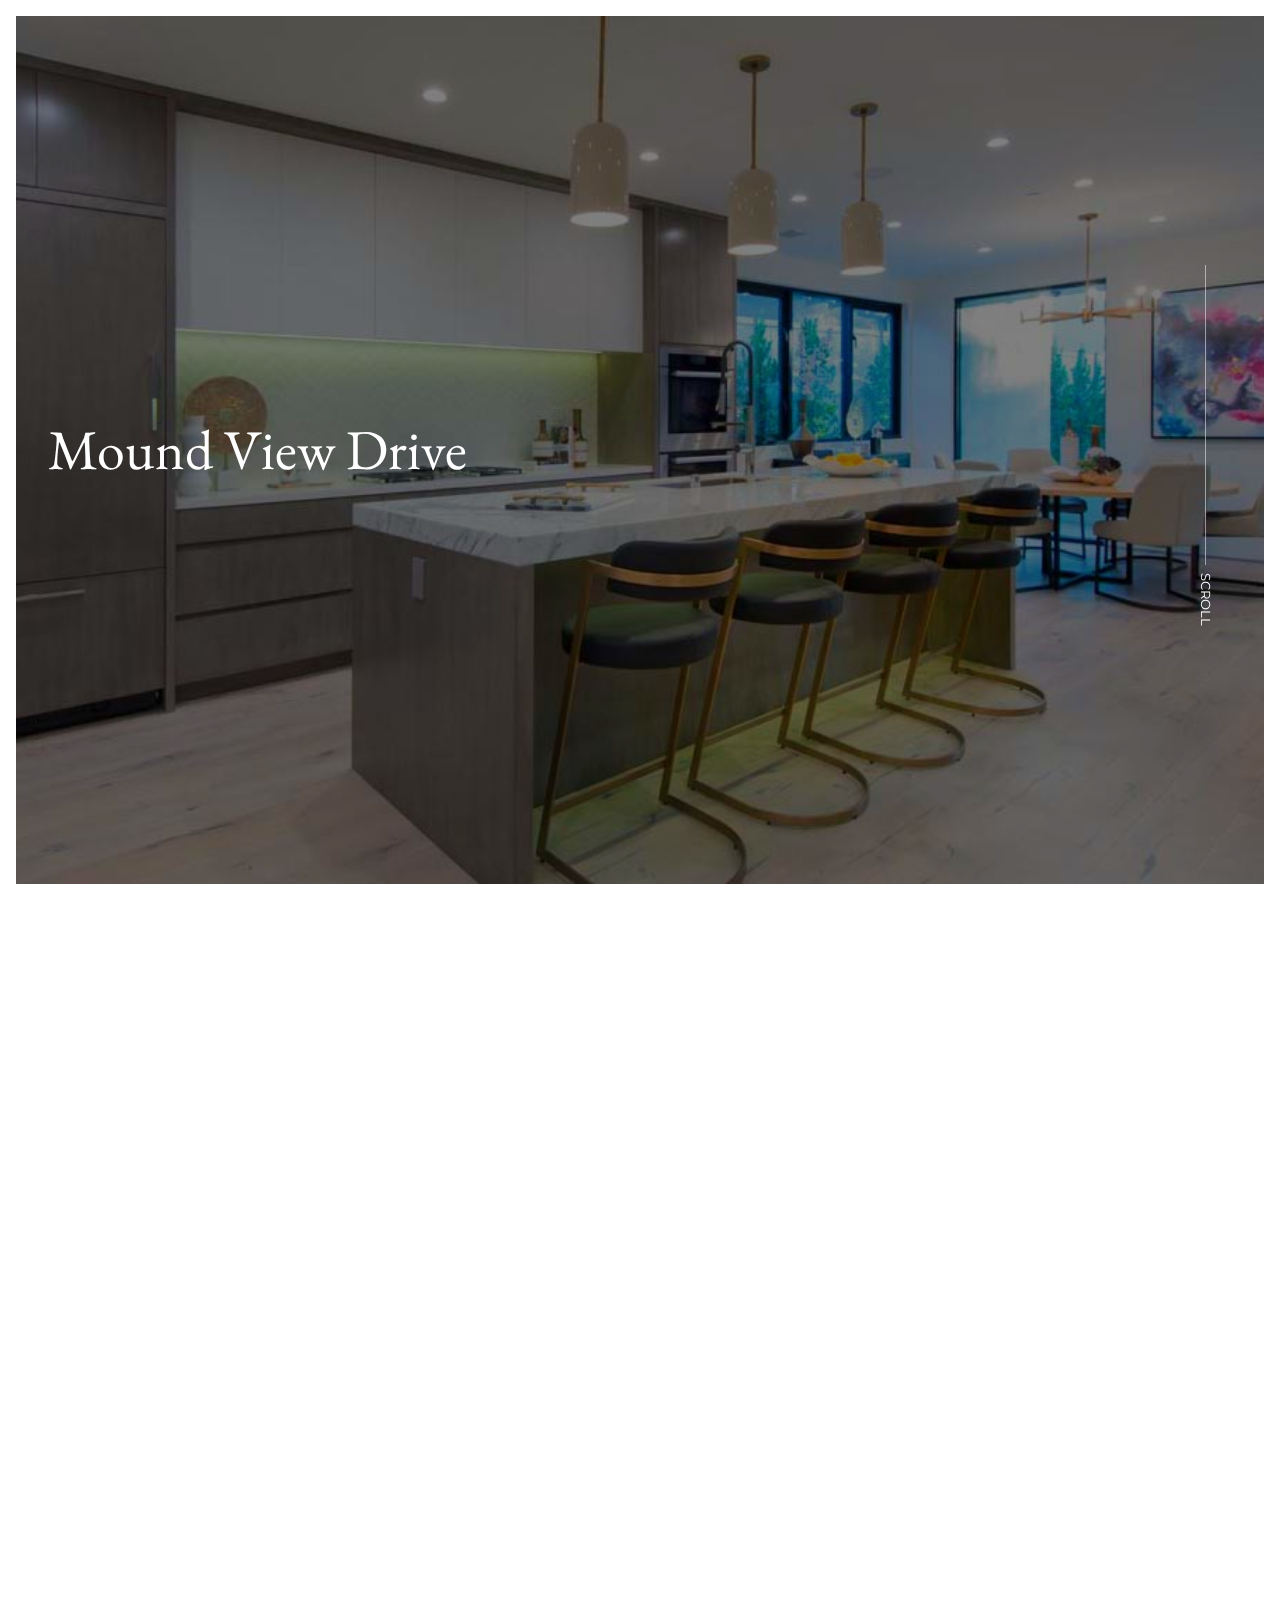
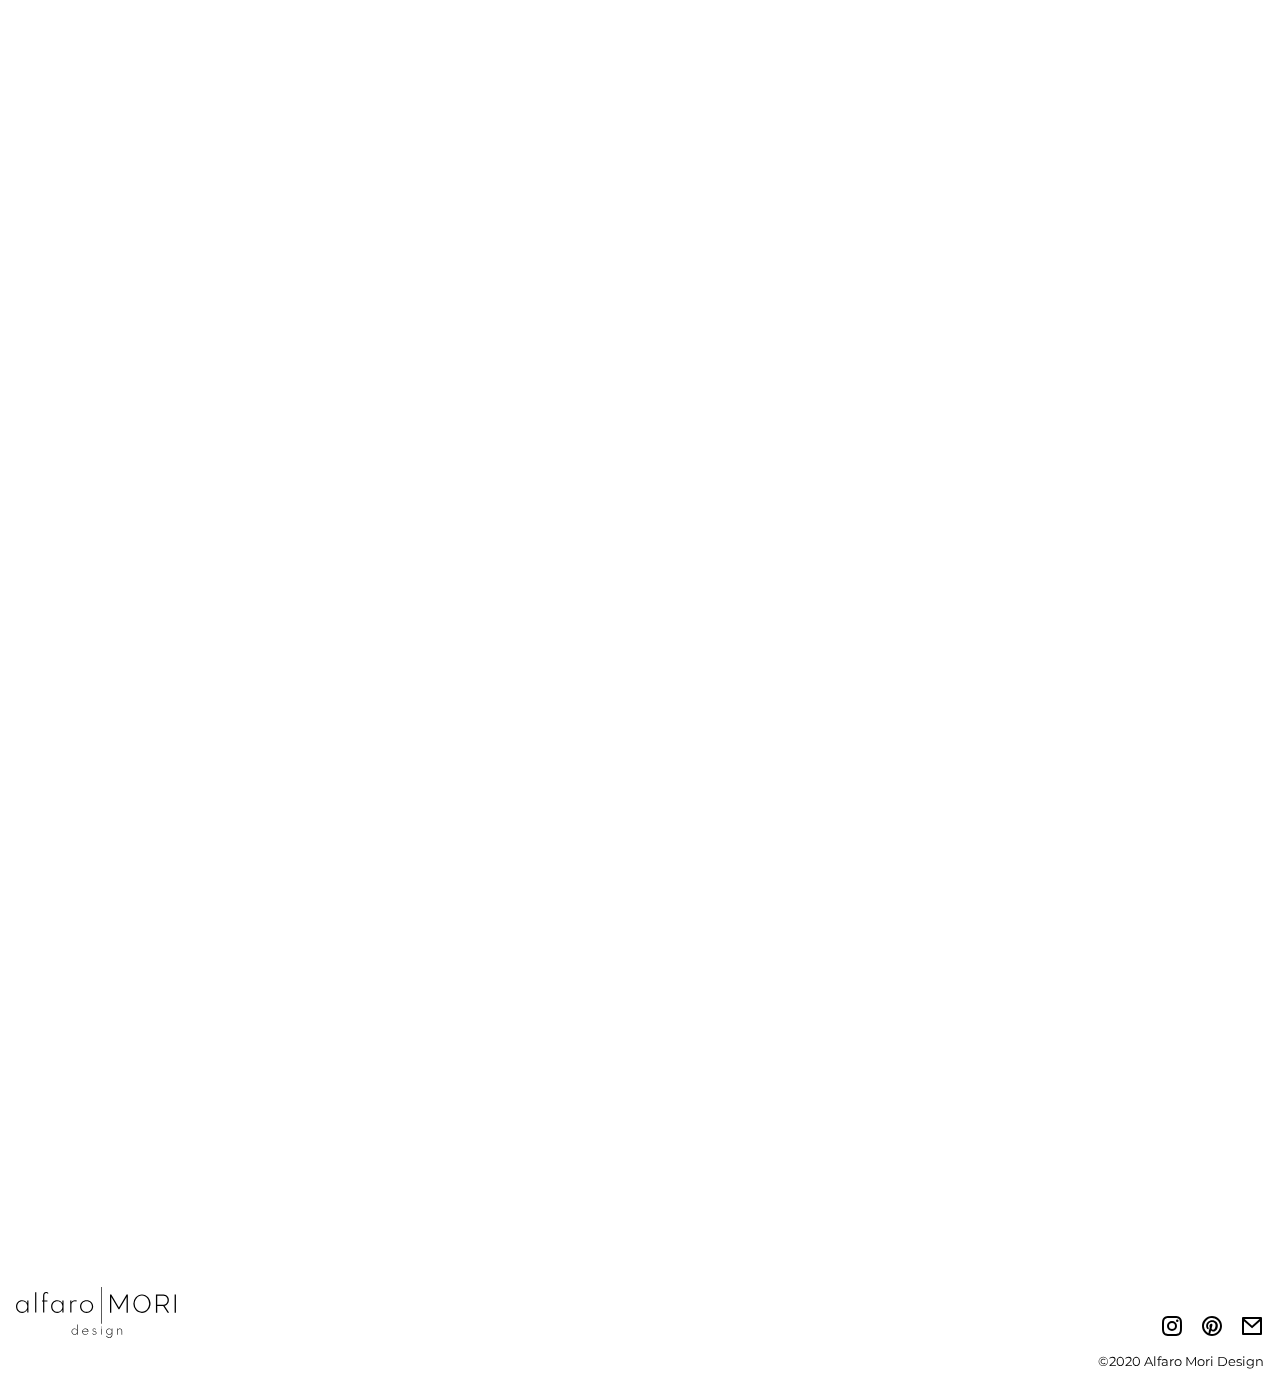
<file: projects/mound-view-drive/index.html>
<!doctype html>
<html lang="en">
  <head>
    <meta charset="utf-8">
    <meta name="viewport" content="width=device-width, initial-scale=1">
    <title>Alfaro Mori Design | Mound View Drive</title>
    <!-- css -->
    <link href="https://fonts.googleapis.com/css2?family=EB+Garamond:wght@400;600&family=Montserrat:wght@300;400;600&display=swap" rel="stylesheet">
    <link href="../../assets/css/normalize.min.css" rel="stylesheet">
    <link href="../../assets/css/master.css" rel="stylesheet">
    <link href="../../assets/css/aos.css" rel="stylesheet">
  </head>
  <body>
    <main>
      <section class="banner" style="background-image: url(../../assets/images/mound-view-drive-03-2x.jpg);" data-aos="fade" data-aos-delay="500" data-aos-duration="2000">
        <div class="overlay"></div>
        <h1 data-aos="fade-up" data-aos-delay="1200" data-aos-duration="2000">Mound View Drive</h1>
        <div class="scroll" data-aos="fade-up" data-aos-delay="2000">
          <div></div>
          <p><a href="#content">Scroll</a></p>
        </div>
      </section>
      <section id="content" class="project-grid">
        <img src="../../assets/images/mound-view-drive-01-2x.jpg" alt="Mound View Drive kitchen" class="lg" data-aos="fade-up">
        <img src="../../assets/images/mound-view-drive-04-2x.jpg" alt="Mound View Drive kitchen" data-aos="fade-up">
        <img src="../../assets/images/mound-view-drive-03-2x.jpg" alt="Mound View Drive kitchen" data-aos="fade-up">
        <img src="../../assets/images/mound-view-drive-02-2x.jpg" alt="Mound View Drive yard" class="lg" data-aos="fade-up">
      </section>
    </main>
    <footer>
      <div class="logo">
        <a href="../../index.html"><svg xmlns="http://www.w3.org/2000/svg" viewBox="0 0 1484 472"><path data-name="logo" d="M797 340h-6V0h6zM542.9 443.7A26.42 26.42 0 00567 429v13h5.57v-94H567v51a26.42 26.42 0 00-24.07-14.75c-16 0-27.9 12.56-27.9 29.72s11.87 29.73 27.87 29.73zM520.68 414c0-14.42 9.77-24.75 23.31-24.75S567.3 399.51 567.3 414s-9.72 24.74-23.31 24.74-23.31-10.33-23.31-24.74zm93.4.33c0 16.55 12.55 29.38 30.24 29.38 10.92 0 20.36-5 25.66-13.54l-4.15-2.41c-4.64 7.1-12.23 11.15-21.35 11.15-14.46 0-24.84-10.27-24.84-24.53h52.41a11.64 11.64 0 00.06-1.47 28.9 28.9 0 00-28.83-28.63c-15.94-.01-29.2 12.99-29.2 30.04zm29.15-25.57c12.17 0 22.16 9.29 23.36 21.85h-46.73a23.56 23.56 0 0123.37-21.86zm64.3 43.37c4.31 8.36 11.9 11.58 20.25 11.58 11.41 0 19.17-5.57 19.17-15.84s-8.14-14.47-18.73-18.52c-7.59-2.84-12.83-5-12.83-11 0-5.73 4.64-9.72 12-9.72 5.4 0 9.66 2.24 12.39 6.67l3.38-2.24c-3.22-5.63-9-8.8-16-8.8-10 0-17 6.12-17 14.2 0 8.85 8.24 12.3 15.55 15.08 9.07 3.44 15.84 6.5 15.84 14.15s-6.55 11.47-14 11.47c-6.77 0-12.78-2.79-16.38-9.23zm79.64-61.18a4 4 0 104-4 4 4 0 00-4 3.99zm6.77 71V386h-5.57v56zm70.37 30c17.9 0 29.75-9.45 29.75-28.51V386h-5.62v13.06a26.4 26.4 0 00-24.08-14.81c-15.94 0-27.9 12.62-27.9 29.72s12 29.71 27.9 29.71a26.39 26.39 0 0024.08-14.8v15.3c0 14.69-10.38 23.05-24 23.05-11 0-20-5.3-23.58-13.66l-4.86 2.15c4.72 10.6 14.49 16.28 28.31 16.28zm-22.17-58c0-14.42 9.77-24.75 23.31-24.75s23.31 10.27 23.31 24.75-9.71 24.74-23.31 24.74-23.31-10.28-23.31-24.69zm97.77-28V442h5.57v-33.2c0-11.25 6.38-19.78 17.79-19.78 10.27 0 16.16 6.89 16.16 19.12V442H985v-34.8c0-14.48-7.48-22.89-20.2-22.89-10.15 0-16.65 5.52-19.32 11.75V386zM1038 239.31V69.69h-12.2L955 191.05 884.2 69.69H872v169.62h12.2v-146L951 207.53h8.14l66.75-114.19v146zm161.61-5.74a80.86 80.86 0 0025.36-19 89.26 89.26 0 0017.11-91.14 93.4 93.4 0 00-16.27-27.71 80.46 80.46 0 00-25-19.82 70.11 70.11 0 00-32.42-7.41 70.86 70.86 0 00-31.46 7 82.63 82.63 0 00-25.36 19.11 89 89 0 00-22.85 59.84 91.3 91.3 0 0022 59.24 80 80 0 0025.12 19.47 75 75 0 0063.76.36zm-93.78-106.18a83.72 83.72 0 0113.63-24 66.16 66.16 0 0121.18-17.2 59.36 59.36 0 0127.75-6.45 58.46 58.46 0 0126.68 6.21 69.28 69.28 0 0121.41 16.72 76.4 76.4 0 0114 23.89 81.68 81.68 0 01.24 55.06 78.36 78.36 0 01-13.52 24 67.49 67.49 0 01-21.3 17.2 62.17 62.17 0 01-54.66.24 67.82 67.82 0 01-21.3-16.72 80.14 80.14 0 01-19-51.84 77.59 77.59 0 014.93-27.11zm204.91 111.92v-64h55l41.15 64h14.12l-42.35-65.94a41.1 41.1 0 0020.94-9.08 50.85 50.85 0 0014-18.39 56.17 56.17 0 005-23.65 51.28 51.28 0 00-3.71-19.11 58 58 0 00-10.29-16.84 51.19 51.19 0 00-15.55-12.07 43.69 43.69 0 00-20-4.54h-70.58v169.62zm0-158.63h57.9a32.76 32.76 0 0119 5.86 43.6 43.6 0 0113.64 15.29 42 42 0 015.15 20.42 47.76 47.76 0 01-4.43 20.31 39.45 39.45 0 01-12.56 15.52 31.44 31.44 0 01-19.14 6h-59.58zM1484 239.31V69.69h-12.2v169.62zM55.88 240.5c21 0 38.82-11 48.23-29.5v26h11.15V125.54h-11.15v26c-9.41-18.51-27.23-29.51-48.23-29.51C24 122.05 0 147.2 0 181.28s24 59.22 55.88 59.22zm-44.51-59.22C11.37 152.54 31 132 58.07 132s46.7 20.47 46.7 49.32-19.47 49.31-46.7 49.31-46.7-20.63-46.7-49.35zM188.43 237V49.77h-11.15V237zm62.78-103v103h11.15V134h29.2v-8.49h-29.2V81.23c0-16.44 7-24.82 17.94-24.82a17.05 17.05 0 0114.21 7l6.35-6.31c-6-7.73-14.11-10.56-22.2-10.56-16.63 0-27.45 12-27.45 35.82v43.22h-10.39V134zm130.36 106.5c21 0 38.82-11 48.23-29.5v26H441V125.54h-11.2v26c-9.41-18.51-27.23-29.51-48.23-29.51-31.93 0-55.88 25.15-55.88 59.23s23.95 59.24 55.88 59.24zm-44.51-59.22c0-28.74 19.58-49.32 46.7-49.32s46.69 20.47 46.69 49.32-19.45 49.31-46.69 49.31-46.7-20.59-46.7-49.31zM503 237h11.16v-72.92c0-18.29 14.11-32.23 31.28-32.23a42.23 42.23 0 0115 2.94l4.48-9.47a49 49 0 00-17.92-3.27c-15.2 0-26.69 6.75-32.92 21.23v-17.74H503zm91-55.74c0 35.05 26.57 59.22 61 59.22s61-24.17 61-59.22-26.57-59.23-61-59.23-61 24.19-61 59.25zm11.59 0c0-28.53 20.78-49 49.43-49s49.43 20.46 49.43 49-20.78 49-49.43 49-49.47-20.46-49.47-48.98z"/></svg></a>
      </div>
      <nav id="footer-navigation">
        <ul aria-labelledby="footer-navigation">
          <li><a href="https://www.instagram.com/alfaromoridesign/" target="_blank" rel="noopener noreferrer"><svg xmlns="http://www.w3.org/2000/svg" viewBox="0 0 24 24" width="24" height="24"><path fill="none" d="M0 0h24v24H0z"/><path d="M12 9a3 3 0 1 0 0 6 3 3 0 0 0 0-6zm0-2a5 5 0 1 1 0 10 5 5 0 0 1 0-10zm6.5-.25a1.25 1.25 0 0 1-2.5 0 1.25 1.25 0 0 1 2.5 0zM12 4c-2.474 0-2.878.007-4.029.058-.784.037-1.31.142-1.798.332-.434.168-.747.369-1.08.703a2.89 2.89 0 0 0-.704 1.08c-.19.49-.295 1.015-.331 1.798C4.006 9.075 4 9.461 4 12c0 2.474.007 2.878.058 4.029.037.783.142 1.31.331 1.797.17.435.37.748.702 1.08.337.336.65.537 1.08.703.494.191 1.02.297 1.8.333C9.075 19.994 9.461 20 12 20c2.474 0 2.878-.007 4.029-.058.782-.037 1.309-.142 1.797-.331.433-.169.748-.37 1.08-.702.337-.337.538-.65.704-1.08.19-.493.296-1.02.332-1.8.052-1.104.058-1.49.058-4.029 0-2.474-.007-2.878-.058-4.029-.037-.782-.142-1.31-.332-1.798a2.911 2.911 0 0 0-.703-1.08 2.884 2.884 0 0 0-1.08-.704c-.49-.19-1.016-.295-1.798-.331C14.925 4.006 14.539 4 12 4zm0-2c2.717 0 3.056.01 4.122.06 1.065.05 1.79.217 2.428.465.66.254 1.216.598 1.772 1.153a4.908 4.908 0 0 1 1.153 1.772c.247.637.415 1.363.465 2.428.047 1.066.06 1.405.06 4.122 0 2.717-.01 3.056-.06 4.122-.05 1.065-.218 1.79-.465 2.428a4.883 4.883 0 0 1-1.153 1.772 4.915 4.915 0 0 1-1.772 1.153c-.637.247-1.363.415-2.428.465-1.066.047-1.405.06-4.122.06-2.717 0-3.056-.01-4.122-.06-1.065-.05-1.79-.218-2.428-.465a4.89 4.89 0 0 1-1.772-1.153 4.904 4.904 0 0 1-1.153-1.772c-.248-.637-.415-1.363-.465-2.428C2.013 15.056 2 14.717 2 12c0-2.717.01-3.056.06-4.122.05-1.066.217-1.79.465-2.428a4.88 4.88 0 0 1 1.153-1.772A4.897 4.897 0 0 1 5.45 2.525c.638-.248 1.362-.415 2.428-.465C8.944 2.013 9.283 2 12 2z"/></svg></a></li>
          <li><a href="https://www.pinterest.com/alfaromori/" target="_blank" rel="noopener noreferrer"><svg xmlns="http://www.w3.org/2000/svg" viewBox="0 0 24 24" width="24" height="24"><path fill="none" d="M0 0h24v24H0z"/><path d="M8.49 19.191c.024-.336.072-.671.144-1.001.063-.295.254-1.13.534-2.34l.007-.03.387-1.668c.079-.34.14-.604.181-.692a3.46 3.46 0 0 1-.284-1.423c0-1.337.756-2.373 1.736-2.373.36-.006.704.15.942.426.238.275.348.644.302.996 0 .453-.085.798-.453 2.035-.071.238-.12.404-.166.571-.051.188-.095.358-.132.522-.096.386-.008.797.237 1.106a1.2 1.2 0 0 0 1.006.456c1.492 0 2.6-1.985 2.6-4.548 0-1.97-1.29-3.274-3.432-3.274A3.878 3.878 0 0 0 9.2 9.1a4.13 4.13 0 0 0-1.195 2.961 2.553 2.553 0 0 0 .512 1.644c.181.14.25.383.175.59-.041.168-.14.552-.176.68a.41.41 0 0 1-.216.297.388.388 0 0 1-.355.002c-1.16-.479-1.796-1.778-1.796-3.44 0-2.985 2.491-5.584 6.192-5.584 3.135 0 5.481 2.329 5.481 5.14 0 3.532-1.932 6.104-4.69 6.104a2.508 2.508 0 0 1-2.046-.959l-.043.177-.207.852-.002.007c-.146.6-.248 1.017-.288 1.174-.106.355-.24.703-.4 1.04a8 8 0 1 0-1.656-.593zM12 22C6.477 22 2 17.523 2 12S6.477 2 12 2s10 4.477 10 10-4.477 10-10 10z"/></svg></a></li>
          <li><a href="mailto:info@alfaromori.com"><svg xmlns="http://www.w3.org/2000/svg" viewBox="0 0 24 24" width="24" height="24"><path fill="none" d="M0 0h24v24H0z"/><path d="M3 3h18a1 1 0 0 1 1 1v16a1 1 0 0 1-1 1H3a1 1 0 0 1-1-1V4a1 1 0 0 1 1-1zm17 4.238l-7.928 7.1L4 7.216V19h16V7.238zM4.511 5l7.55 6.662L19.502 5H4.511z"/></svg></a></li>
        </ul>
      </nav>
      <p>©2020 Alfaro Mori Design</p>
    </footer>
    <!-- scripts -->
    <script src="https://ajax.googleapis.com/ajax/libs/jquery/3.5.1/jquery.min.js"></script>
    <script src="../../assets/scripts/modernizr.min.js"></script>
    <script src="../../assets/scripts/aos.js"></script>
    <script>
      AOS.init({
        duration: 1000,
      });
    </script>
  </body>
</html>
</file>
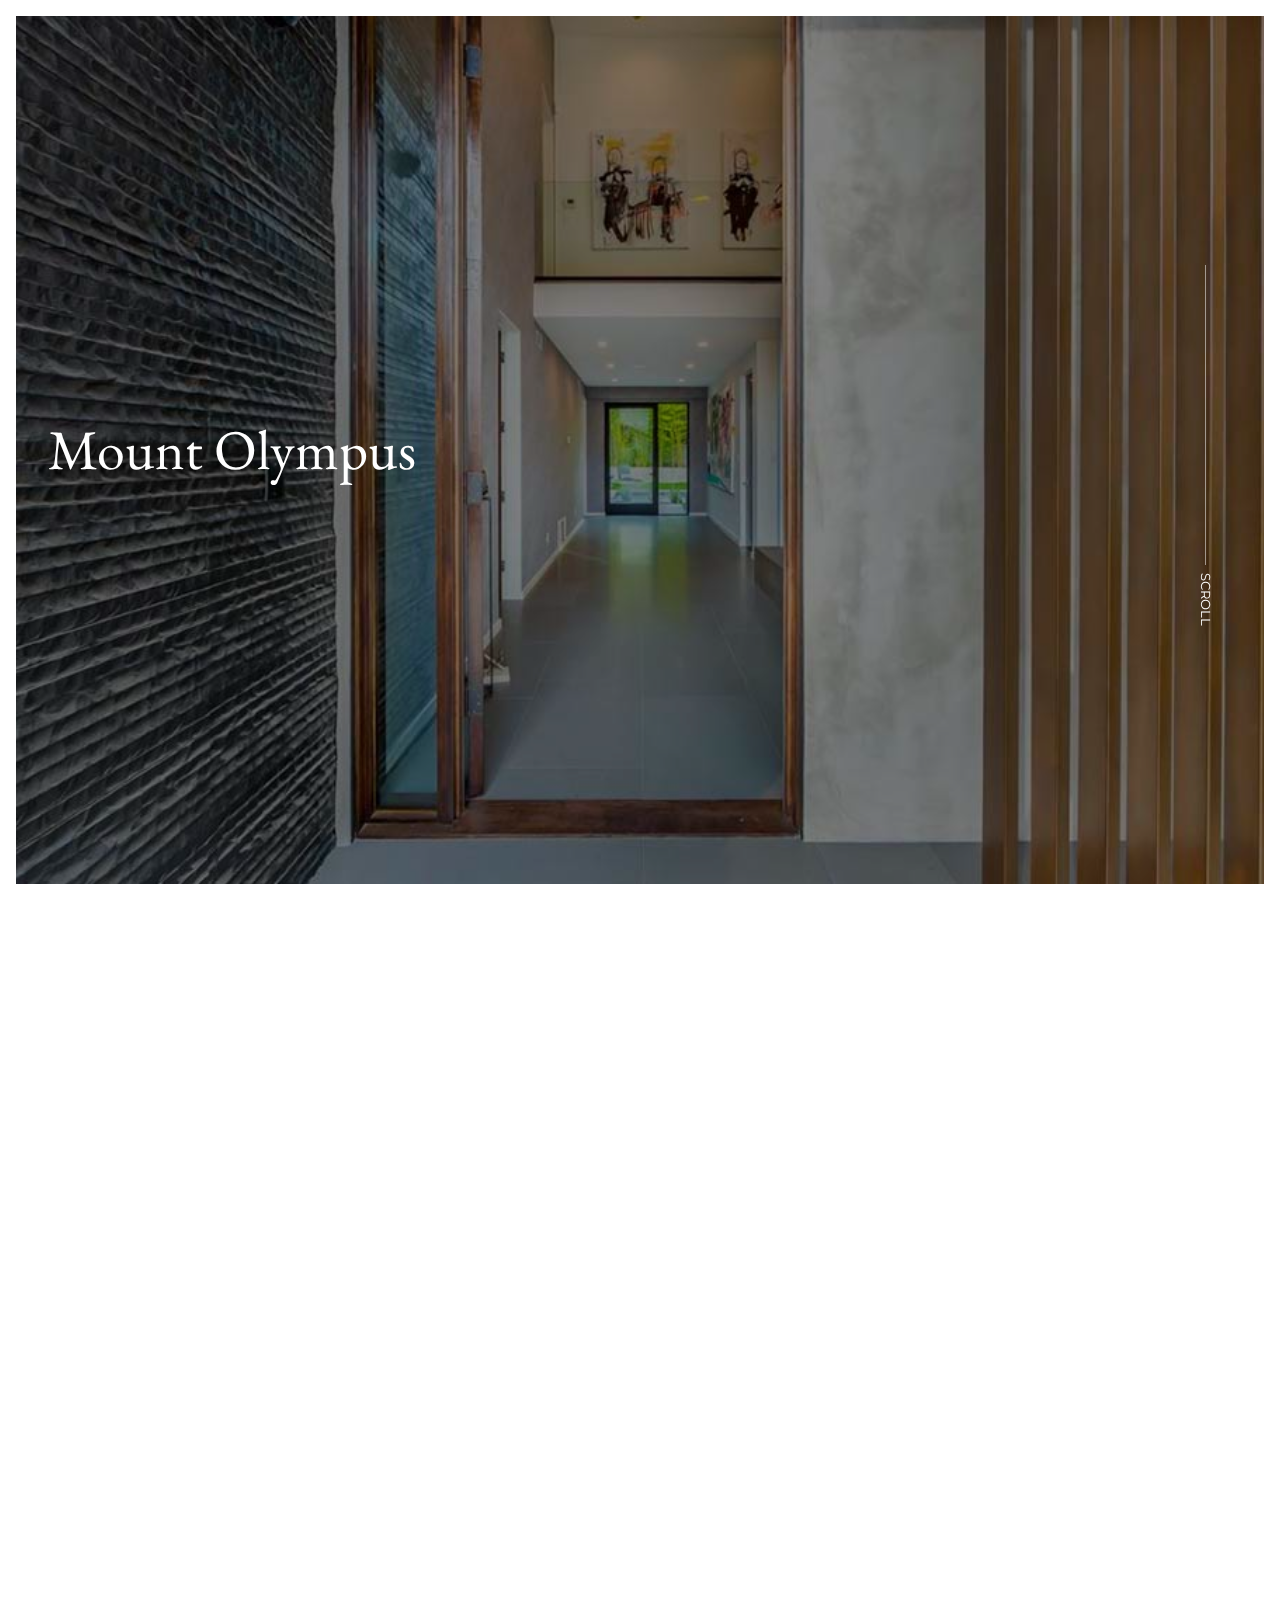
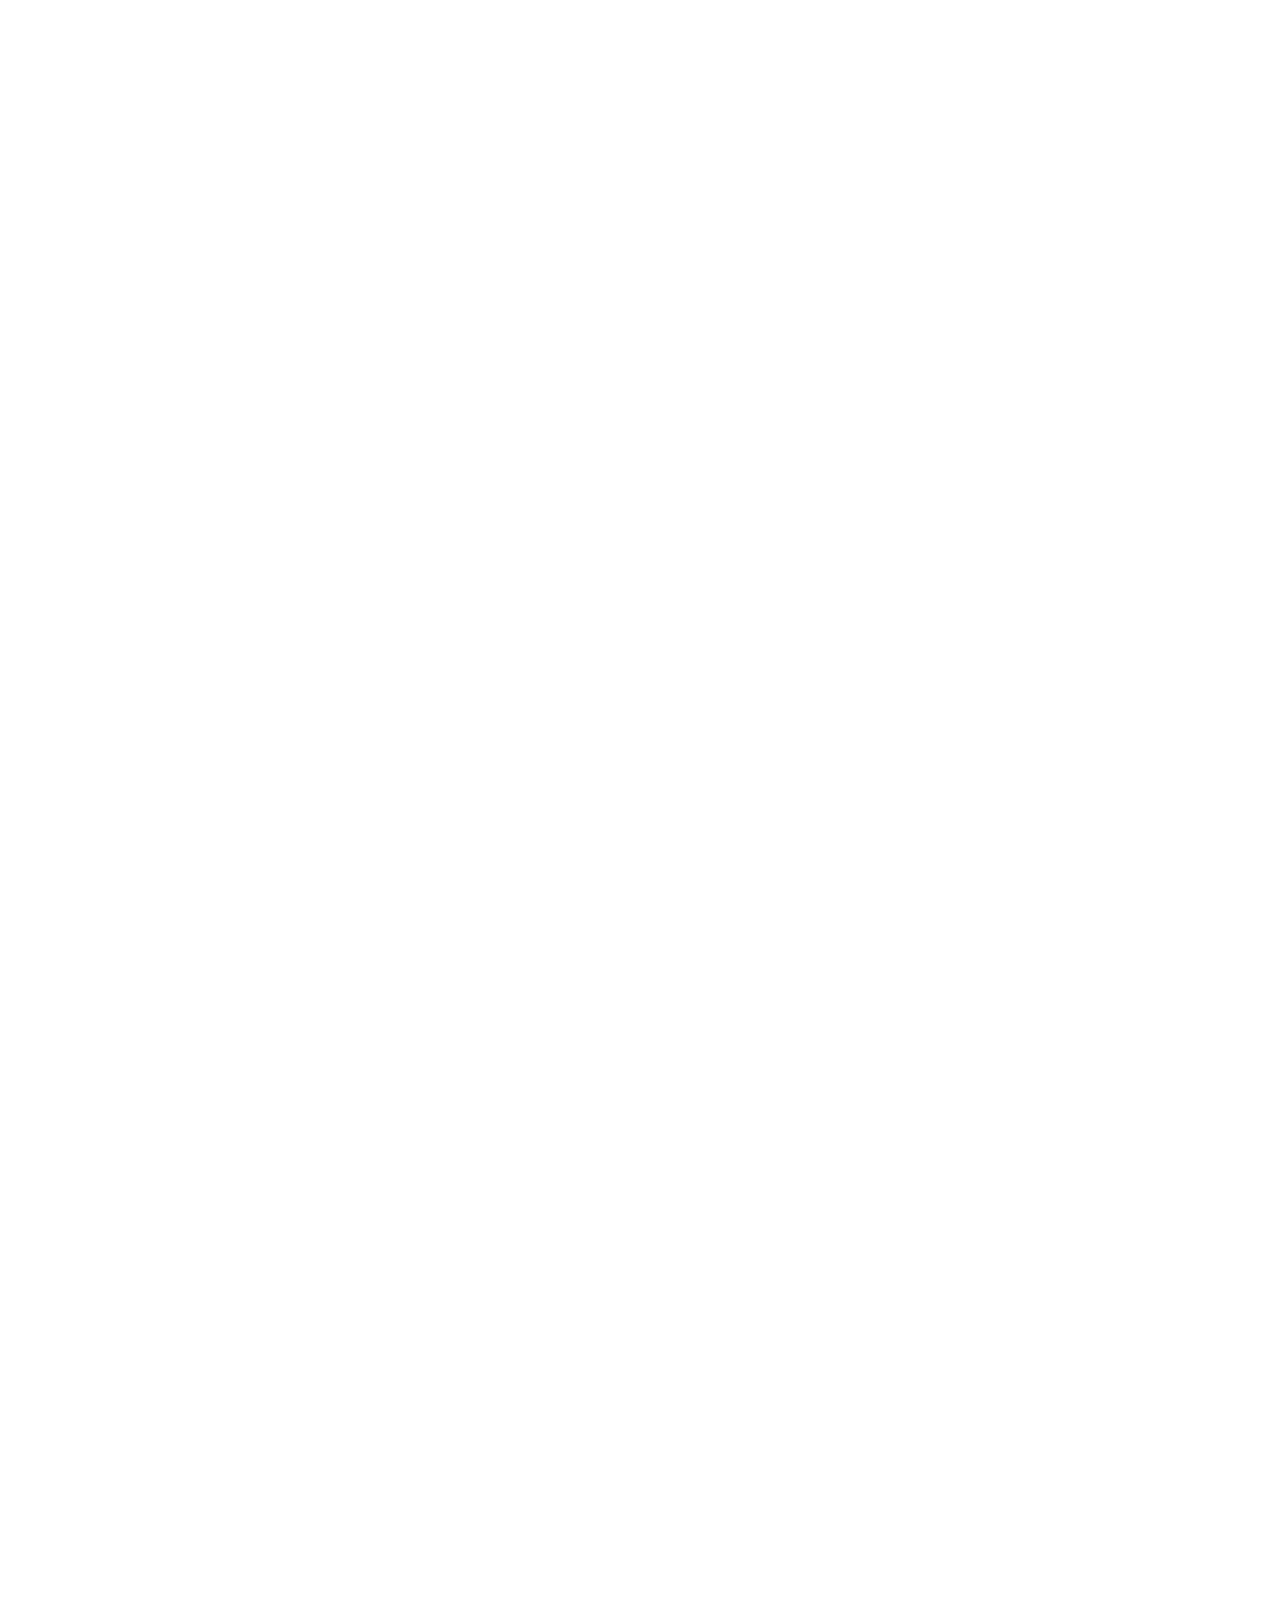
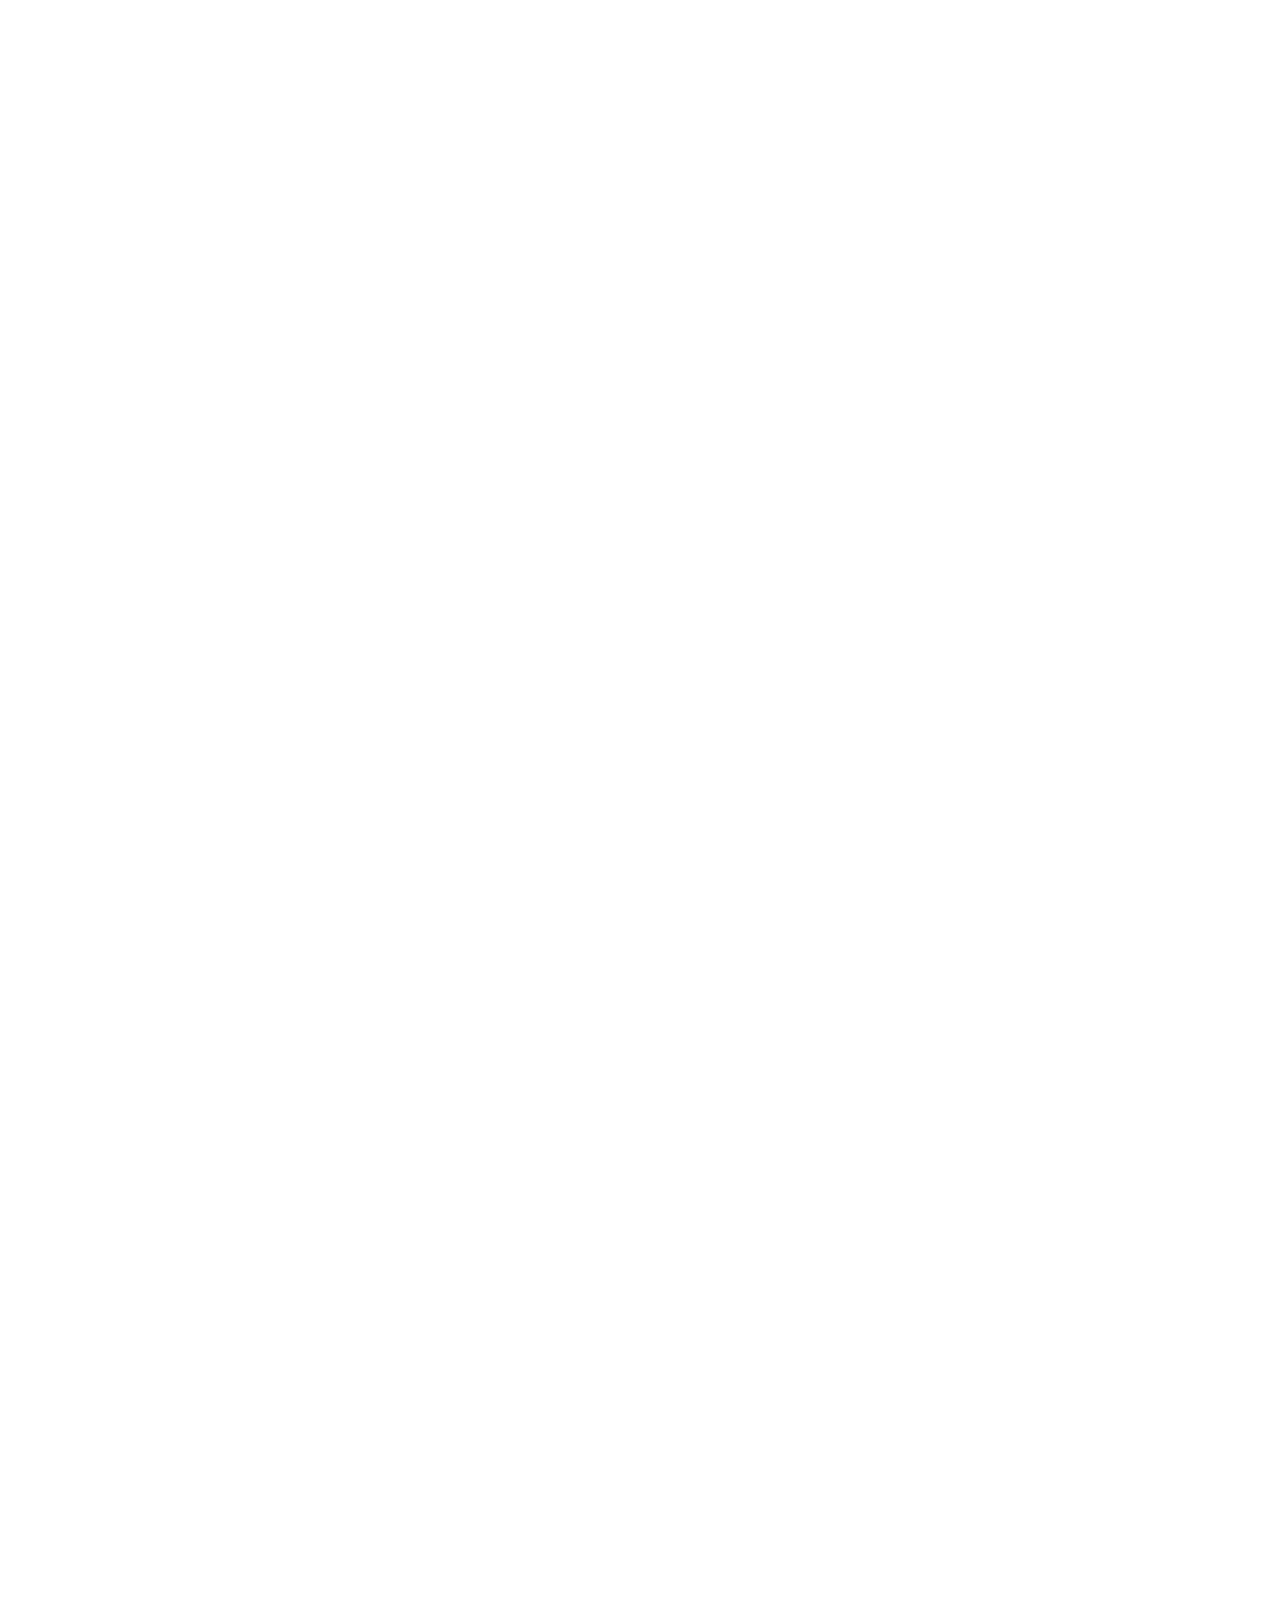
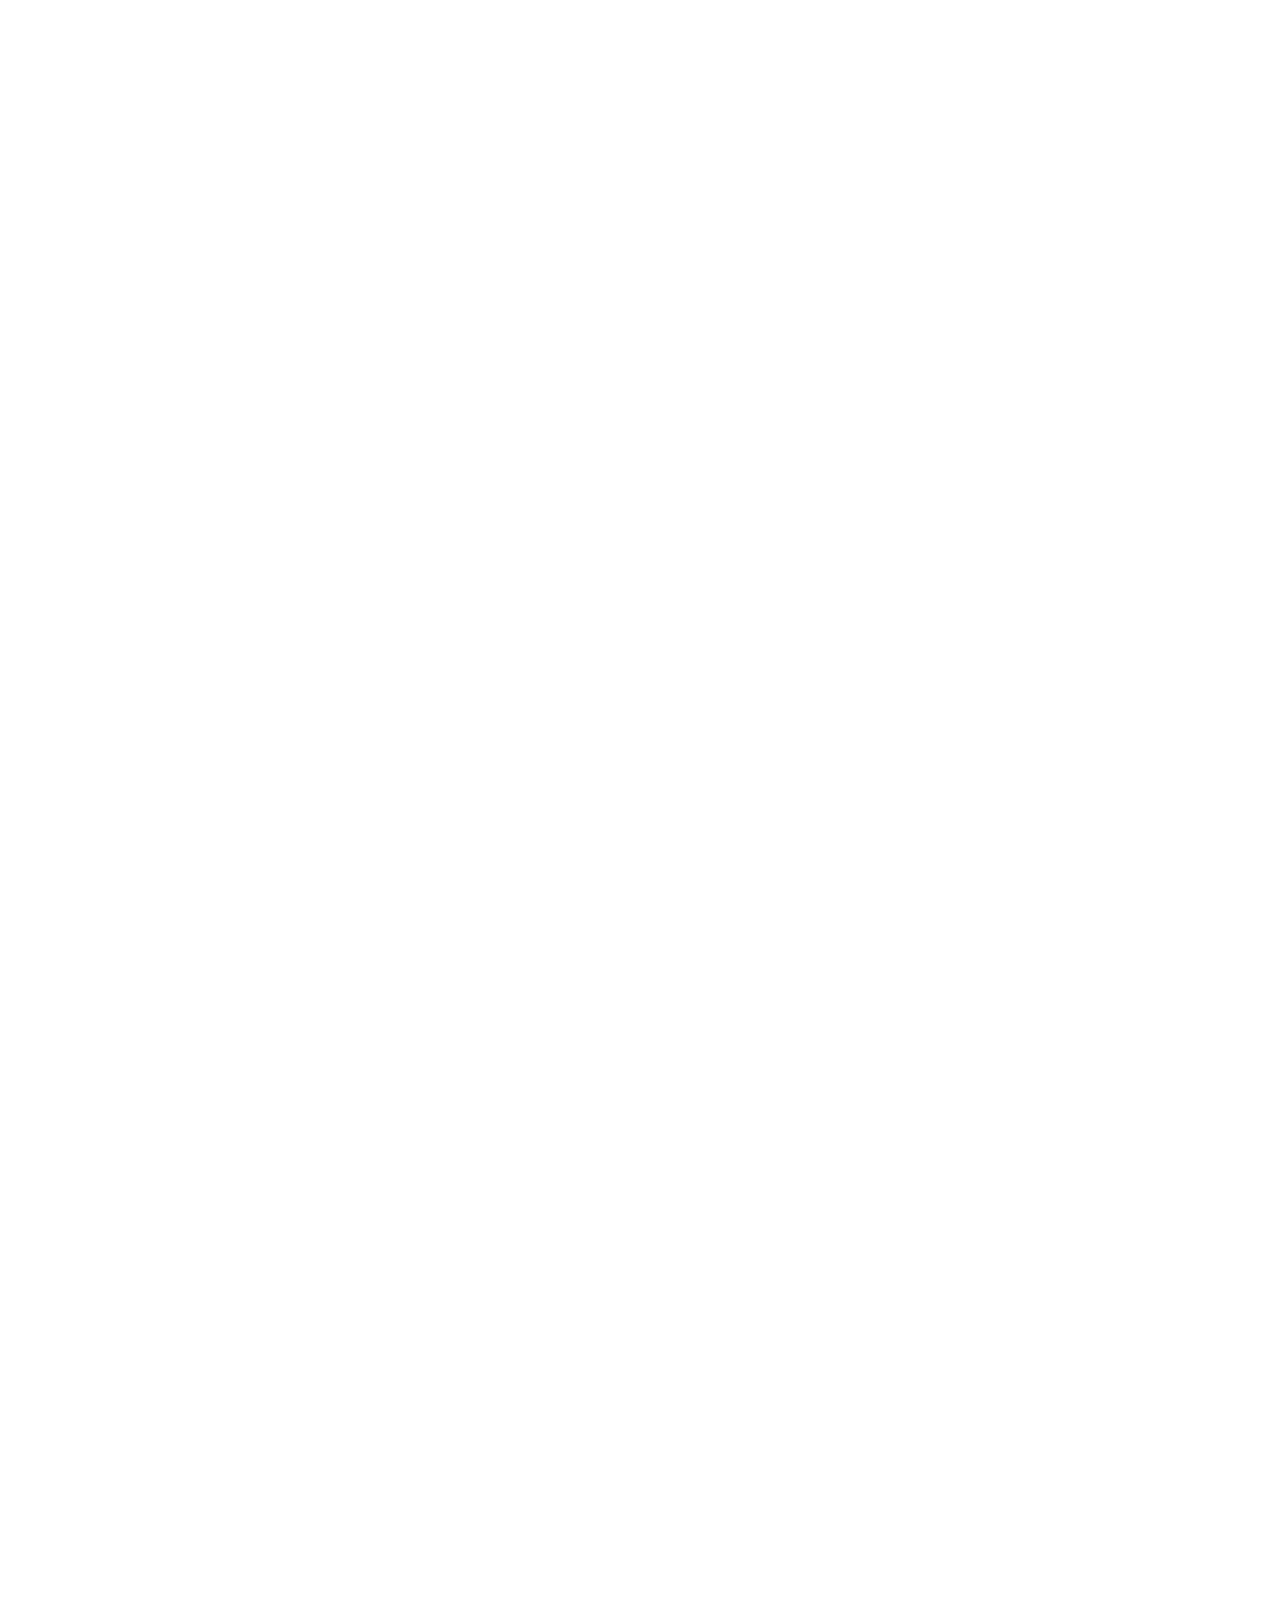
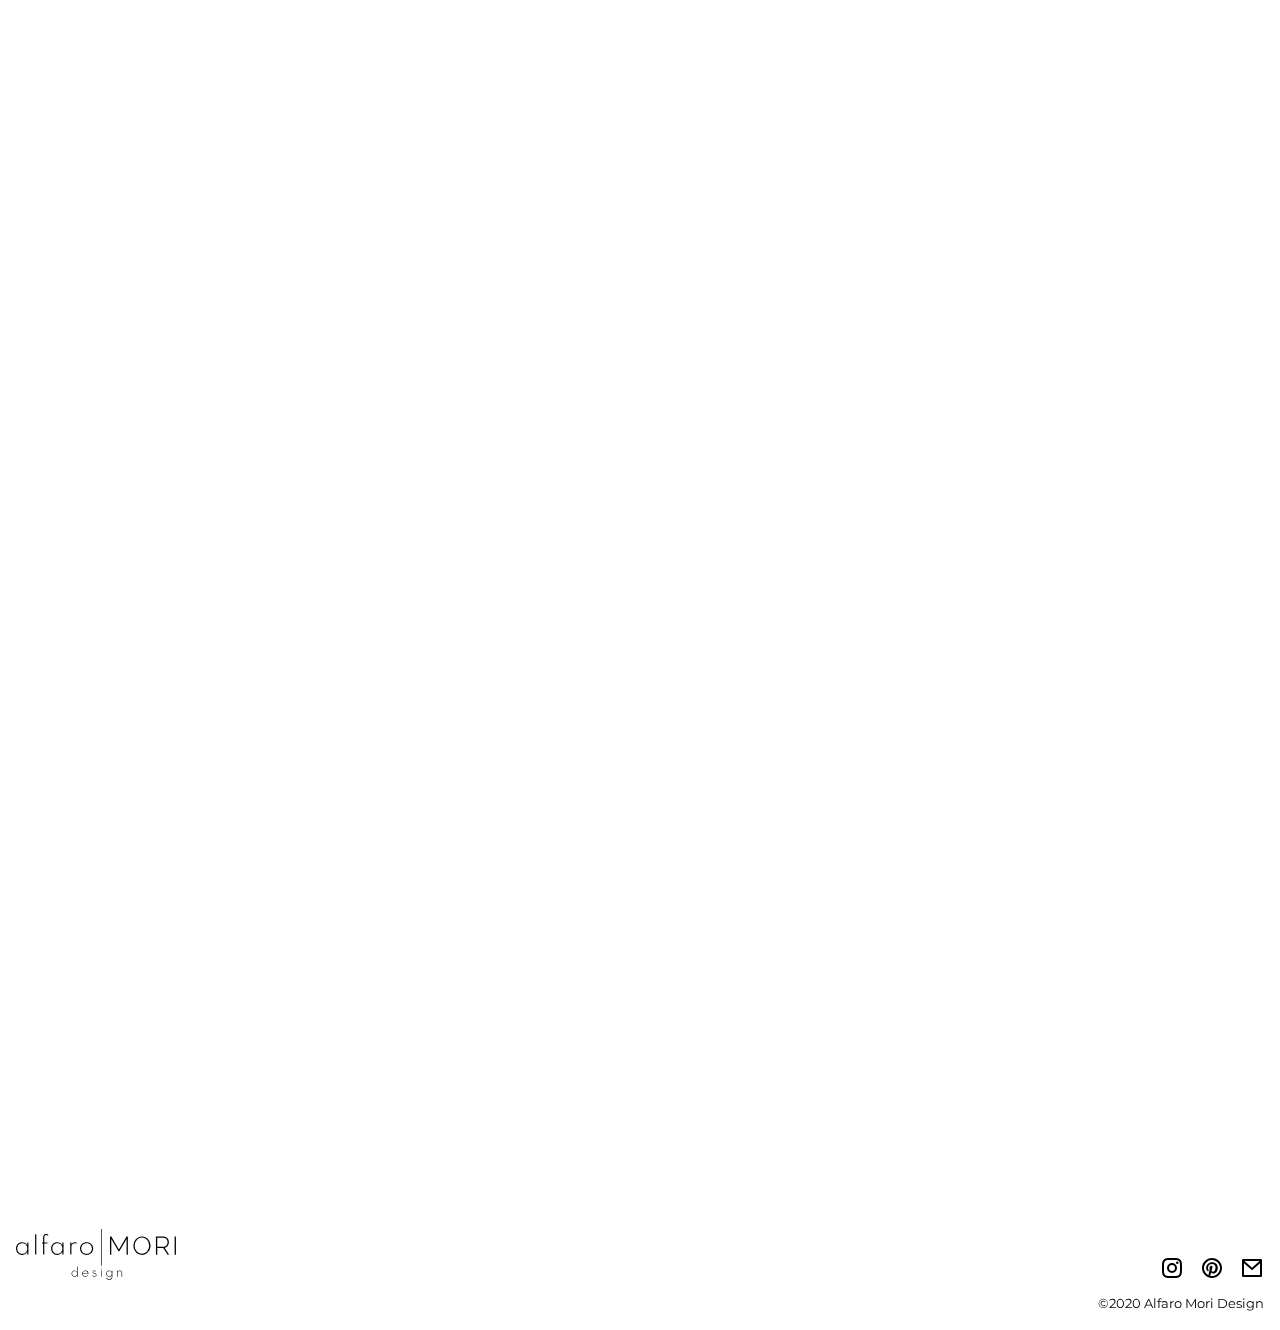
<file: projects/mount-olympus/index.html>
<!doctype html>
<html lang="en">
  <head>
    <meta charset="utf-8">
    <meta name="viewport" content="width=device-width, initial-scale=1">
    <title>Alfaro Mori Design | Mount Olympus</title>
    <!-- css -->
    <link href="https://fonts.googleapis.com/css2?family=EB+Garamond:wght@400;600&family=Montserrat:wght@300;400;600&display=swap" rel="stylesheet">
    <link href="../../assets/css/normalize.min.css" rel="stylesheet">
    <link href="../../assets/css/master.css" rel="stylesheet">
    <link href="../../assets/css/aos.css" rel="stylesheet">
  </head>
  <body>
    <main>
      <section class="banner lax" style="background-image: url(../../assets/images/mount-olympus-02-2x.jpg);" data-aos="fade" data-aos-delay="500" data-aos-duration="2000">
        <div class="overlay"></div>
        <h1 data-aos="fade-up" data-aos-delay="1200" data-aos-duration="2000">Mount Olympus</h1>
        <div class="scroll" data-aos="fade-up" data-aos-delay="2000">
          <div></div>
          <p><a href="#content">Scroll</a></p>
        </div>
      </section>
      <section id="content" class="project-grid">
        <img src="../../assets/images/mount-olympus-01-2x.jpg" alt="Mount Olympus exterior" data-aos="fade-up">
        <img src="../../assets/images/mount-olympus-02-2x.jpg" alt="Mount Olympus entryway" data-aos="fade-up">
        <img src="../../assets/images/mount-olympus-03-2x.jpg" alt="Mount Olympus yard" class="lg" data-aos="fade-up">
        <img src="../../assets/images/mount-olympus-04-2x.jpg" alt="Mount Olympus landscaping" data-aos="fade-up">
        <img src="../../assets/images/mount-olympus-05-2x.jpg" alt="Mount Olympus staircase" data-aos="fade-up">
        <img src="../../assets/images/mount-olympus-06-2x.jpg" alt="Mount Olympus great room" class="lg" data-aos="fade-up">
        <img src="../../assets/images/mount-olympus-07-2x.jpg" alt="Mount Olympus sitting area" data-aos="fade-up">
        <img src="../../assets/images/mount-olympus-08-2x.jpg" alt="Mount Olympus interior" data-aos="fade-up">
        <img src="../../assets/images/mount-olympus-09-2x.jpg" alt="Mount Olympus interior" data-aos="fade-up">
        <img src="../../assets/images/mount-olympus-11-2x.jpg" alt="Mount Olympus balcony view" data-aos="fade-up">
        <img src="../../assets/images/mount-olympus-12-2x.jpg" alt="Mount Olympus balcony" class="lg" data-aos="fade-up">
        <img src="../../assets/images/mount-olympus-10-2x.jpg" alt="Mount Olympus dining area" data-aos="fade-up">
        <img src="../../assets/images/mount-olympus-14-2x.jpg" alt="Mount Olympus interior" data-aos="fade-up">
        <img src="../../assets/images/mount-olympus-15-2x.jpg" alt="Mount Olympus solarium" data-aos="fade-up">
        <img src="../../assets/images/mount-olympus-17-2x.jpg" alt="Mount Olympus bathroom vanity" data-aos="fade-up">
        <img src="../../assets/images/mount-olympus-16-2x.jpg" alt="Mount Olympus bath" class="lg" data-aos="fade-up">
        <img src="../../assets/images/mount-olympus-18-2x.jpg" alt="Mount Olympus ground floor interior" data-aos="fade-up">
        <img src="../../assets/images/mount-olympus-19-2x.jpg" alt="Mount Olympus living room" data-aos="fade-up">
        <img src="../../assets/images/mount-olympus-20-2x.jpg" alt="Mount Olympus street view" class="lg" data-aos="fade-up">
      </section>
    </main>
    <footer>
      <div class="logo">
        <a href="../../index.html"><svg xmlns="http://www.w3.org/2000/svg" viewBox="0 0 1484 472"><path data-name="logo" d="M797 340h-6V0h6zM542.9 443.7A26.42 26.42 0 00567 429v13h5.57v-94H567v51a26.42 26.42 0 00-24.07-14.75c-16 0-27.9 12.56-27.9 29.72s11.87 29.73 27.87 29.73zM520.68 414c0-14.42 9.77-24.75 23.31-24.75S567.3 399.51 567.3 414s-9.72 24.74-23.31 24.74-23.31-10.33-23.31-24.74zm93.4.33c0 16.55 12.55 29.38 30.24 29.38 10.92 0 20.36-5 25.66-13.54l-4.15-2.41c-4.64 7.1-12.23 11.15-21.35 11.15-14.46 0-24.84-10.27-24.84-24.53h52.41a11.64 11.64 0 00.06-1.47 28.9 28.9 0 00-28.83-28.63c-15.94-.01-29.2 12.99-29.2 30.04zm29.15-25.57c12.17 0 22.16 9.29 23.36 21.85h-46.73a23.56 23.56 0 0123.37-21.86zm64.3 43.37c4.31 8.36 11.9 11.58 20.25 11.58 11.41 0 19.17-5.57 19.17-15.84s-8.14-14.47-18.73-18.52c-7.59-2.84-12.83-5-12.83-11 0-5.73 4.64-9.72 12-9.72 5.4 0 9.66 2.24 12.39 6.67l3.38-2.24c-3.22-5.63-9-8.8-16-8.8-10 0-17 6.12-17 14.2 0 8.85 8.24 12.3 15.55 15.08 9.07 3.44 15.84 6.5 15.84 14.15s-6.55 11.47-14 11.47c-6.77 0-12.78-2.79-16.38-9.23zm79.64-61.18a4 4 0 104-4 4 4 0 00-4 3.99zm6.77 71V386h-5.57v56zm70.37 30c17.9 0 29.75-9.45 29.75-28.51V386h-5.62v13.06a26.4 26.4 0 00-24.08-14.81c-15.94 0-27.9 12.62-27.9 29.72s12 29.71 27.9 29.71a26.39 26.39 0 0024.08-14.8v15.3c0 14.69-10.38 23.05-24 23.05-11 0-20-5.3-23.58-13.66l-4.86 2.15c4.72 10.6 14.49 16.28 28.31 16.28zm-22.17-58c0-14.42 9.77-24.75 23.31-24.75s23.31 10.27 23.31 24.75-9.71 24.74-23.31 24.74-23.31-10.28-23.31-24.69zm97.77-28V442h5.57v-33.2c0-11.25 6.38-19.78 17.79-19.78 10.27 0 16.16 6.89 16.16 19.12V442H985v-34.8c0-14.48-7.48-22.89-20.2-22.89-10.15 0-16.65 5.52-19.32 11.75V386zM1038 239.31V69.69h-12.2L955 191.05 884.2 69.69H872v169.62h12.2v-146L951 207.53h8.14l66.75-114.19v146zm161.61-5.74a80.86 80.86 0 0025.36-19 89.26 89.26 0 0017.11-91.14 93.4 93.4 0 00-16.27-27.71 80.46 80.46 0 00-25-19.82 70.11 70.11 0 00-32.42-7.41 70.86 70.86 0 00-31.46 7 82.63 82.63 0 00-25.36 19.11 89 89 0 00-22.85 59.84 91.3 91.3 0 0022 59.24 80 80 0 0025.12 19.47 75 75 0 0063.76.36zm-93.78-106.18a83.72 83.72 0 0113.63-24 66.16 66.16 0 0121.18-17.2 59.36 59.36 0 0127.75-6.45 58.46 58.46 0 0126.68 6.21 69.28 69.28 0 0121.41 16.72 76.4 76.4 0 0114 23.89 81.68 81.68 0 01.24 55.06 78.36 78.36 0 01-13.52 24 67.49 67.49 0 01-21.3 17.2 62.17 62.17 0 01-54.66.24 67.82 67.82 0 01-21.3-16.72 80.14 80.14 0 01-19-51.84 77.59 77.59 0 014.93-27.11zm204.91 111.92v-64h55l41.15 64h14.12l-42.35-65.94a41.1 41.1 0 0020.94-9.08 50.85 50.85 0 0014-18.39 56.17 56.17 0 005-23.65 51.28 51.28 0 00-3.71-19.11 58 58 0 00-10.29-16.84 51.19 51.19 0 00-15.55-12.07 43.69 43.69 0 00-20-4.54h-70.58v169.62zm0-158.63h57.9a32.76 32.76 0 0119 5.86 43.6 43.6 0 0113.64 15.29 42 42 0 015.15 20.42 47.76 47.76 0 01-4.43 20.31 39.45 39.45 0 01-12.56 15.52 31.44 31.44 0 01-19.14 6h-59.58zM1484 239.31V69.69h-12.2v169.62zM55.88 240.5c21 0 38.82-11 48.23-29.5v26h11.15V125.54h-11.15v26c-9.41-18.51-27.23-29.51-48.23-29.51C24 122.05 0 147.2 0 181.28s24 59.22 55.88 59.22zm-44.51-59.22C11.37 152.54 31 132 58.07 132s46.7 20.47 46.7 49.32-19.47 49.31-46.7 49.31-46.7-20.63-46.7-49.35zM188.43 237V49.77h-11.15V237zm62.78-103v103h11.15V134h29.2v-8.49h-29.2V81.23c0-16.44 7-24.82 17.94-24.82a17.05 17.05 0 0114.21 7l6.35-6.31c-6-7.73-14.11-10.56-22.2-10.56-16.63 0-27.45 12-27.45 35.82v43.22h-10.39V134zm130.36 106.5c21 0 38.82-11 48.23-29.5v26H441V125.54h-11.2v26c-9.41-18.51-27.23-29.51-48.23-29.51-31.93 0-55.88 25.15-55.88 59.23s23.95 59.24 55.88 59.24zm-44.51-59.22c0-28.74 19.58-49.32 46.7-49.32s46.69 20.47 46.69 49.32-19.45 49.31-46.69 49.31-46.7-20.59-46.7-49.31zM503 237h11.16v-72.92c0-18.29 14.11-32.23 31.28-32.23a42.23 42.23 0 0115 2.94l4.48-9.47a49 49 0 00-17.92-3.27c-15.2 0-26.69 6.75-32.92 21.23v-17.74H503zm91-55.74c0 35.05 26.57 59.22 61 59.22s61-24.17 61-59.22-26.57-59.23-61-59.23-61 24.19-61 59.25zm11.59 0c0-28.53 20.78-49 49.43-49s49.43 20.46 49.43 49-20.78 49-49.43 49-49.47-20.46-49.47-48.98z"/></svg></a>
      </div>
      <nav id="footer-navigation">
        <ul aria-labelledby="footer-navigation">
          <li><a href="https://www.instagram.com/alfaromoridesign/" target="_blank" rel="noopener noreferrer"><svg xmlns="http://www.w3.org/2000/svg" viewBox="0 0 24 24" width="24" height="24"><path fill="none" d="M0 0h24v24H0z"/><path d="M12 9a3 3 0 1 0 0 6 3 3 0 0 0 0-6zm0-2a5 5 0 1 1 0 10 5 5 0 0 1 0-10zm6.5-.25a1.25 1.25 0 0 1-2.5 0 1.25 1.25 0 0 1 2.5 0zM12 4c-2.474 0-2.878.007-4.029.058-.784.037-1.31.142-1.798.332-.434.168-.747.369-1.08.703a2.89 2.89 0 0 0-.704 1.08c-.19.49-.295 1.015-.331 1.798C4.006 9.075 4 9.461 4 12c0 2.474.007 2.878.058 4.029.037.783.142 1.31.331 1.797.17.435.37.748.702 1.08.337.336.65.537 1.08.703.494.191 1.02.297 1.8.333C9.075 19.994 9.461 20 12 20c2.474 0 2.878-.007 4.029-.058.782-.037 1.309-.142 1.797-.331.433-.169.748-.37 1.08-.702.337-.337.538-.65.704-1.08.19-.493.296-1.02.332-1.8.052-1.104.058-1.49.058-4.029 0-2.474-.007-2.878-.058-4.029-.037-.782-.142-1.31-.332-1.798a2.911 2.911 0 0 0-.703-1.08 2.884 2.884 0 0 0-1.08-.704c-.49-.19-1.016-.295-1.798-.331C14.925 4.006 14.539 4 12 4zm0-2c2.717 0 3.056.01 4.122.06 1.065.05 1.79.217 2.428.465.66.254 1.216.598 1.772 1.153a4.908 4.908 0 0 1 1.153 1.772c.247.637.415 1.363.465 2.428.047 1.066.06 1.405.06 4.122 0 2.717-.01 3.056-.06 4.122-.05 1.065-.218 1.79-.465 2.428a4.883 4.883 0 0 1-1.153 1.772 4.915 4.915 0 0 1-1.772 1.153c-.637.247-1.363.415-2.428.465-1.066.047-1.405.06-4.122.06-2.717 0-3.056-.01-4.122-.06-1.065-.05-1.79-.218-2.428-.465a4.89 4.89 0 0 1-1.772-1.153 4.904 4.904 0 0 1-1.153-1.772c-.248-.637-.415-1.363-.465-2.428C2.013 15.056 2 14.717 2 12c0-2.717.01-3.056.06-4.122.05-1.066.217-1.79.465-2.428a4.88 4.88 0 0 1 1.153-1.772A4.897 4.897 0 0 1 5.45 2.525c.638-.248 1.362-.415 2.428-.465C8.944 2.013 9.283 2 12 2z"/></svg></a></li>
          <li><a href="https://www.pinterest.com/alfaromori/" target="_blank" rel="noopener noreferrer"><svg xmlns="http://www.w3.org/2000/svg" viewBox="0 0 24 24" width="24" height="24"><path fill="none" d="M0 0h24v24H0z"/><path d="M8.49 19.191c.024-.336.072-.671.144-1.001.063-.295.254-1.13.534-2.34l.007-.03.387-1.668c.079-.34.14-.604.181-.692a3.46 3.46 0 0 1-.284-1.423c0-1.337.756-2.373 1.736-2.373.36-.006.704.15.942.426.238.275.348.644.302.996 0 .453-.085.798-.453 2.035-.071.238-.12.404-.166.571-.051.188-.095.358-.132.522-.096.386-.008.797.237 1.106a1.2 1.2 0 0 0 1.006.456c1.492 0 2.6-1.985 2.6-4.548 0-1.97-1.29-3.274-3.432-3.274A3.878 3.878 0 0 0 9.2 9.1a4.13 4.13 0 0 0-1.195 2.961 2.553 2.553 0 0 0 .512 1.644c.181.14.25.383.175.59-.041.168-.14.552-.176.68a.41.41 0 0 1-.216.297.388.388 0 0 1-.355.002c-1.16-.479-1.796-1.778-1.796-3.44 0-2.985 2.491-5.584 6.192-5.584 3.135 0 5.481 2.329 5.481 5.14 0 3.532-1.932 6.104-4.69 6.104a2.508 2.508 0 0 1-2.046-.959l-.043.177-.207.852-.002.007c-.146.6-.248 1.017-.288 1.174-.106.355-.24.703-.4 1.04a8 8 0 1 0-1.656-.593zM12 22C6.477 22 2 17.523 2 12S6.477 2 12 2s10 4.477 10 10-4.477 10-10 10z"/></svg></a></li>
          <li><a href="mailto:info@alfaromori.com"><svg xmlns="http://www.w3.org/2000/svg" viewBox="0 0 24 24" width="24" height="24"><path fill="none" d="M0 0h24v24H0z"/><path d="M3 3h18a1 1 0 0 1 1 1v16a1 1 0 0 1-1 1H3a1 1 0 0 1-1-1V4a1 1 0 0 1 1-1zm17 4.238l-7.928 7.1L4 7.216V19h16V7.238zM4.511 5l7.55 6.662L19.502 5H4.511z"/></svg></a></li>
        </ul>
      </nav>
      <p>©2020 Alfaro Mori Design</p>
    </footer>
    <!-- scripts -->
    <script src="https://ajax.googleapis.com/ajax/libs/jquery/3.5.1/jquery.min.js"></script>
    <script src="../../assets/scripts/modernizr.min.js"></script>
    <script src="../../assets/scripts/aos.js"></script>
    <script>
      AOS.init({
        duration: 1000,
      });
    </script>
<!--
    <script>
      const lax = document.querySelector('.lax');
      const speed = 0.2;
      lax.style.transform = 'translateY( calc( var(--scrollparallax) * 1px ) )';
         
      function setScrollParallax() {
          lax.style.setProperty("--scrollparallax", (document.body.scrollTop || document.documentElement.scrollTop) * speed);
          window.requestAnimationFrame( setScrollParallax );
      }
      
      window.requestAnimationFrame( setScrollParallax );
    </script>
-->
  </body>
</html>
</file>
<file: assets/css/master.css>
html {
  margin: 0 auto;
  padding: 0;
  font-family: "Montserrat", sans-serif;
  font-weight: 400;
  font-style: normal;
  font-size: 16px;
  line-height: 1.65;
  color: black;
  scroll-behavior: smooth; }

@media screen and (prefers-reduced-motion: reduce) {
  html {
    scroll-behavior: auto; } }

body, .body {
  width: 100%;
  margin: 0 auto;
  padding: 1rem; }

* {
  -webkit-box-sizing: border-box;
  -moz-box-sizing: border-box;
  box-sizing: border-box; }

img {
  width: 100%;
  height: auto;
  margin: 0; }

/* 
  NOTES:  
  All typography is set to a 1.250 Major-Third type-scale
*/
h1, h2, h3, h4, h5, p {
  display: block;
  width: 100%;
  margin: 0;
  padding: 0;
  color: inherit; }

h1, h2, h3, h4, h5 {
  font-family: "EB Garamond", serif;
  font-weight: 400;
  font-style: normal;
  line-height: 1.125; }

h1 {
  font-size: 3.502rem; }

h2 {
  font-size: 2.441rem; }

h3 {
  font-size: 1.953rem; }

h4 {
  font-size: 1.563rem; }

h5 {
  font-size: 1.25rem; }

p {
  max-width: 40rem;
  margin: 1rem 0 0;
  padding: 0;
  font-size: 1rem; }

small {
  font-size: 0.8rem; }

h2 + h3,
h1 + p, h2 + p, h3 + p, h4 + p, h5 + p,
h1 + ul, h2 + ul, h3 + ul, h4 + ul, h5 + ul,
h1 + ol, h2 + ol, h3 + ol, h4 + ol, h5 + ol {
  margin: 0.5rem 0 0; }

p + h1, p + h2, p + h3, p + h4, p + h5,
ul + h1, ul + h2, ul + h3, ul + h4, ul + h5,
ol + h1, ol + h2, ol + h3, ol + h4, ol + h5,
dl + h1, dl + h2, dl + h3, dl + h4, dl + h5 {
  margin: 1rem 0 0; }

ul, ol {
  margin: 0;
  padding: 0;
  list-style: none; }
  ul li, ol li {
    margin: 1rem 0 0; }

ol {
  display: flex;
  flex-direction: column;
  padding: 0;
  counter-reset: count; }
  ol li {
    display: flex;
    align-items: flex-start;
    flex-direction: column;
    width: 100%;
    margin: 1rem 0;
    font-size: 1.25rem; }
    ol li span {
      display: flex;
      align-items: flex-start;
      flex-direction: column;
      width: auto;
      margin: 0;
      line-height: 1; }
    ol li span::before {
      flex: 0 1 auto;
      counter-increment: count;
      content: "0" counter(count); }
  ol li:first-of-type {
    margin: 0 0 1rem; }

.visuallyhidden {
  display: none; }

.banner {
  display: flex;
  align-items: flex-start;
  flex-direction: column;
  justify-content: center;
  position: relative;
  width: 100%;
  height: inherit;
  min-height: calc(100vh - 2rem);
  overflow: hidden;
  margin: 0;
  padding: 2rem;
  color: white;
  background-attachment: inherit;
  background-position: center;
  background-repeat: no-repeat;
  background-size: cover; }
  .banner .overlay {
    display: block;
    position: absolute;
    top: 0;
    left: 0;
    width: 100%;
    height: 100%;
    background: black;
    opacity: 0.5;
    -webkit-backdrop-filter: saturate(180%);
    backdrop-filter: saturate(180%); }
  .banner .logo {
    display: grid;
    position: relative;
    width: 100%;
    margin: 0 auto;
    padding: 0; }
    .banner .logo svg {
      max-width: 20rem;
      margin: 0 auto;
      fill: white; }
  .banner .scroll {
    display: none; }
  .banner h1, .banner h2, .banner h3, .banner h4, .banner h5, .banner p {
    position: relative; }

@media (min-width: 48rem) {
  .banner .scroll {
    display: flex;
    flex-direction: column;
    position: absolute;
    right: 2rem; }
    .banner .scroll div {
      width: 1px;
      height: calc(100vh / 3);
      margin: 0 auto;
      padding: 0;
      background: white;
      opacity: 0.5;
      -webkit-transform: translateY(-1.5rem);
      -moz-transform: translateY(-1.5rem);
      -ms-transform: translateY(-1.5rem);
      -o-transform: translateY(-1.5rem);
      transform: translateY(-1.5rem); }
    .banner .scroll p {
      margin: 0 auto;
      padding: 0;
      font-size: 0.8rem;
      text-decoration: none;
      text-transform: uppercase;
      color: white;
      cursor: pointer;
      transform-origin: 50% 50%;
      -webkit-transform: rotate(90deg);
      -moz-transform: rotate(90deg);
      -ms-transform: rotate(90deg);
      -o-transform: rotate(90deg);
      transform: rotate(90deg); }
      .banner .scroll p a {
        text-decoration: none;
        color: white;
        -webkit-transition: all 0.325s ease 0s;
        -moz-transition: all 0.325s ease 0s;
        -ms-transition: all 0.325s ease 0s;
        -o-transition: all 0.325s ease 0s;
        transition: all 0.325s ease 0s; }
        .banner .scroll p a:hover, .banner .scroll p a:focus {
          color: gray; } }

.projects {
  display: flex;
  flex-direction: column;
  flex-wrap: nowrap;
  position: relative;
  width: 100%;
  margin: 0; }
  .projects .project {
    display: flex;
    position: relative;
    width: 100%;
    overflow: hidden;
    margin: 1rem 0 0;
    padding: 0; }
    .projects .project a {
      display: grid;
      position: absolute;
      width: 100%;
      height: 100%;
      text-decoration: none; }
      .projects .project a .preview img {
        display: grid;
        position: absolute;
        top: 0;
        width: auto;
        height: 100%;
        -webkit-transition: all 4.5s ease 0s;
        -moz-transition: all 4.5s ease 0s;
        -ms-transition: all 4.5s ease 0s;
        -o-transition: all 4.5s ease 0s;
        transition: all 4.5s ease 0s;
        -webkit-transform: scale(1);
        -moz-transform: scale(1);
        -ms-transform: scale(1);
        -o-transform: scale(1);
        transform: scale(1); }
      .projects .project a .preview .overlay {
        display: block;
        position: absolute;
        top: 0;
        left: 0;
        width: 100%;
        height: 100%;
        background: rgba(0, 0, 0, 0.5);
        background: linear-gradient(transparent 60%, black 100%);
        opacity: 0.9;
        -webkit-backdrop-filter: saturate(180%);
        backdrop-filter: saturate(180%); }
      .projects .project a .preview p {
        position: absolute;
        bottom: 0;
        width: 100%;
        padding: 1rem;
        max-width: none;
        margin: 0;
        font-family: "EB Garamond", serif;
        font-weight: 400;
        font-style: normal;
        font-size: 1.953rem;
        line-height: 1.1;
        text-decoration: none;
        color: white; }
        .projects .project a .preview p span {
          position: absolute;
          padding: 0 0 0 0.5rem;
          -webkit-transition: all 0.5s ease 0s;
          -moz-transition: all 0.5s ease 0s;
          -ms-transition: all 0.5s ease 0s;
          -o-transition: all 0.5s ease 0s;
          transition: all 0.5s ease 0s;
          -webkit-transform: translateY(5rem);
          -moz-transform: translateY(5rem);
          -ms-transform: translateY(5rem);
          -o-transform: translateY(5rem);
          transform: translateY(5rem); }
          .projects .project a .preview p span svg {
            fill: white; }
    .projects .project a:hover .preview img, .projects .project a:focus .preview img {
      -webkit-transform: scale(1.25);
      -moz-transform: scale(1.25);
      -ms-transform: scale(1.25);
      -o-transform: scale(1.25);
      transform: scale(1.25); }
    .projects .project a:hover .preview p span, .projects .project a:focus .preview p span {
      -webkit-transform: translateY(0.25rem);
      -moz-transform: translateY(0.25rem);
      -ms-transform: translateY(0.25rem);
      -o-transform: translateY(0.25rem);
      transform: translateY(0.25rem); }
    .projects .project:before {
      display: block;
      padding-top: 100%;
      content: ""; }

@media (min-width: 35rem) {
  .projects {
    flex-direction: row;
    flex-wrap: wrap;
    justify-content: space-between; }
    .projects .project {
      width: calc(50% - 0.5rem); } }

@media (min-width: 50rem) {
  .projects .project {
    width: calc(33% - 0.5rem); } }

/* PROJECT GRID */
.project-grid {
  display: flex;
  flex-direction: column;
  flex-wrap: nowrap;
  position: relative;
  width: 100%;
  margin: 0; }
  .project-grid img {
    display: grid;
    width: 100%;
    overflow: hidden;
    margin: 1rem 0 0; }

@media (min-width: 35rem) {
  .project-grid {
    flex-direction: row;
    flex-wrap: wrap;
    justify-content: space-between; }
    .project-grid img {
      width: calc(50% - 0.5rem);
      height: 100%; }
    .project-grid img.lg {
      width: 100%; } }

footer {
  display: flex;
  align-items: center;
  flex-direction: column;
  justify-content: space-between;
  position: relative;
  width: 100%;
  margin: 2rem auto 0;
  padding: 0;
  text-align: center; }
  footer .logo {
    display: grid;
    width: 100%;
    margin: 0 auto 2rem;
    padding: 0; }
    footer .logo svg {
      max-width: 10rem;
      margin: 0 auto;
      fill: black;
      -webkit-transition: all 0.325s ease 0s;
      -moz-transition: all 0.325s ease 0s;
      -ms-transition: all 0.325s ease 0s;
      -o-transition: all 0.325s ease 0s;
      transition: all 0.325s ease 0s; }
  footer nav {
    width: 100%;
    margin: 0 auto;
    padding: 0; }
    footer nav ul {
      display: flex;
      flex-direction: row;
      justify-content: center;
      width: inherit;
      margin: auto;
      padding: 0;
      list-style-type: none; }
      footer nav ul li {
        display: grid;
        margin: 0 0.5rem; }
        footer nav ul li svg {
          fill: black; }
      footer nav ul li a {
        display: grid;
        margin: 0; }
        footer nav ul li a svg {
          fill: black;
          -webkit-transition: all 0.325s ease 0s;
          -moz-transition: all 0.325s ease 0s;
          -ms-transition: all 0.325s ease 0s;
          -o-transition: all 0.325s ease 0s;
          transition: all 0.325s ease 0s; }
      footer nav ul li a:hover svg, footer nav ul li a:focus svg {
        fill: gray; }
  footer p {
    max-width: 100%;
    margin: 0.8rem 0 0;
    font-size: 0.8rem; }

@media (min-width: 35rem) {
  footer {
    align-items: flex-end;
    flex-direction: row;
    flex-wrap: wrap;
    justify-content: space-between;
    text-align: right; }
    footer .logo {
      width: auto;
      margin: 0; }
      footer .logo a {
        display: grid; }
      footer .logo svg {
        width: 100%;
        margin: 0; }
      footer .logo a:hover svg, footer .logo a:focus svg {
        fill: gray; }
    footer nav {
      width: auto;
      margin: 0; }
      footer nav ul {
        justify-content: flex-end;
        width: 100%; }
        footer nav ul li {
          margin: 0 0 0 1rem; } }
</file>
